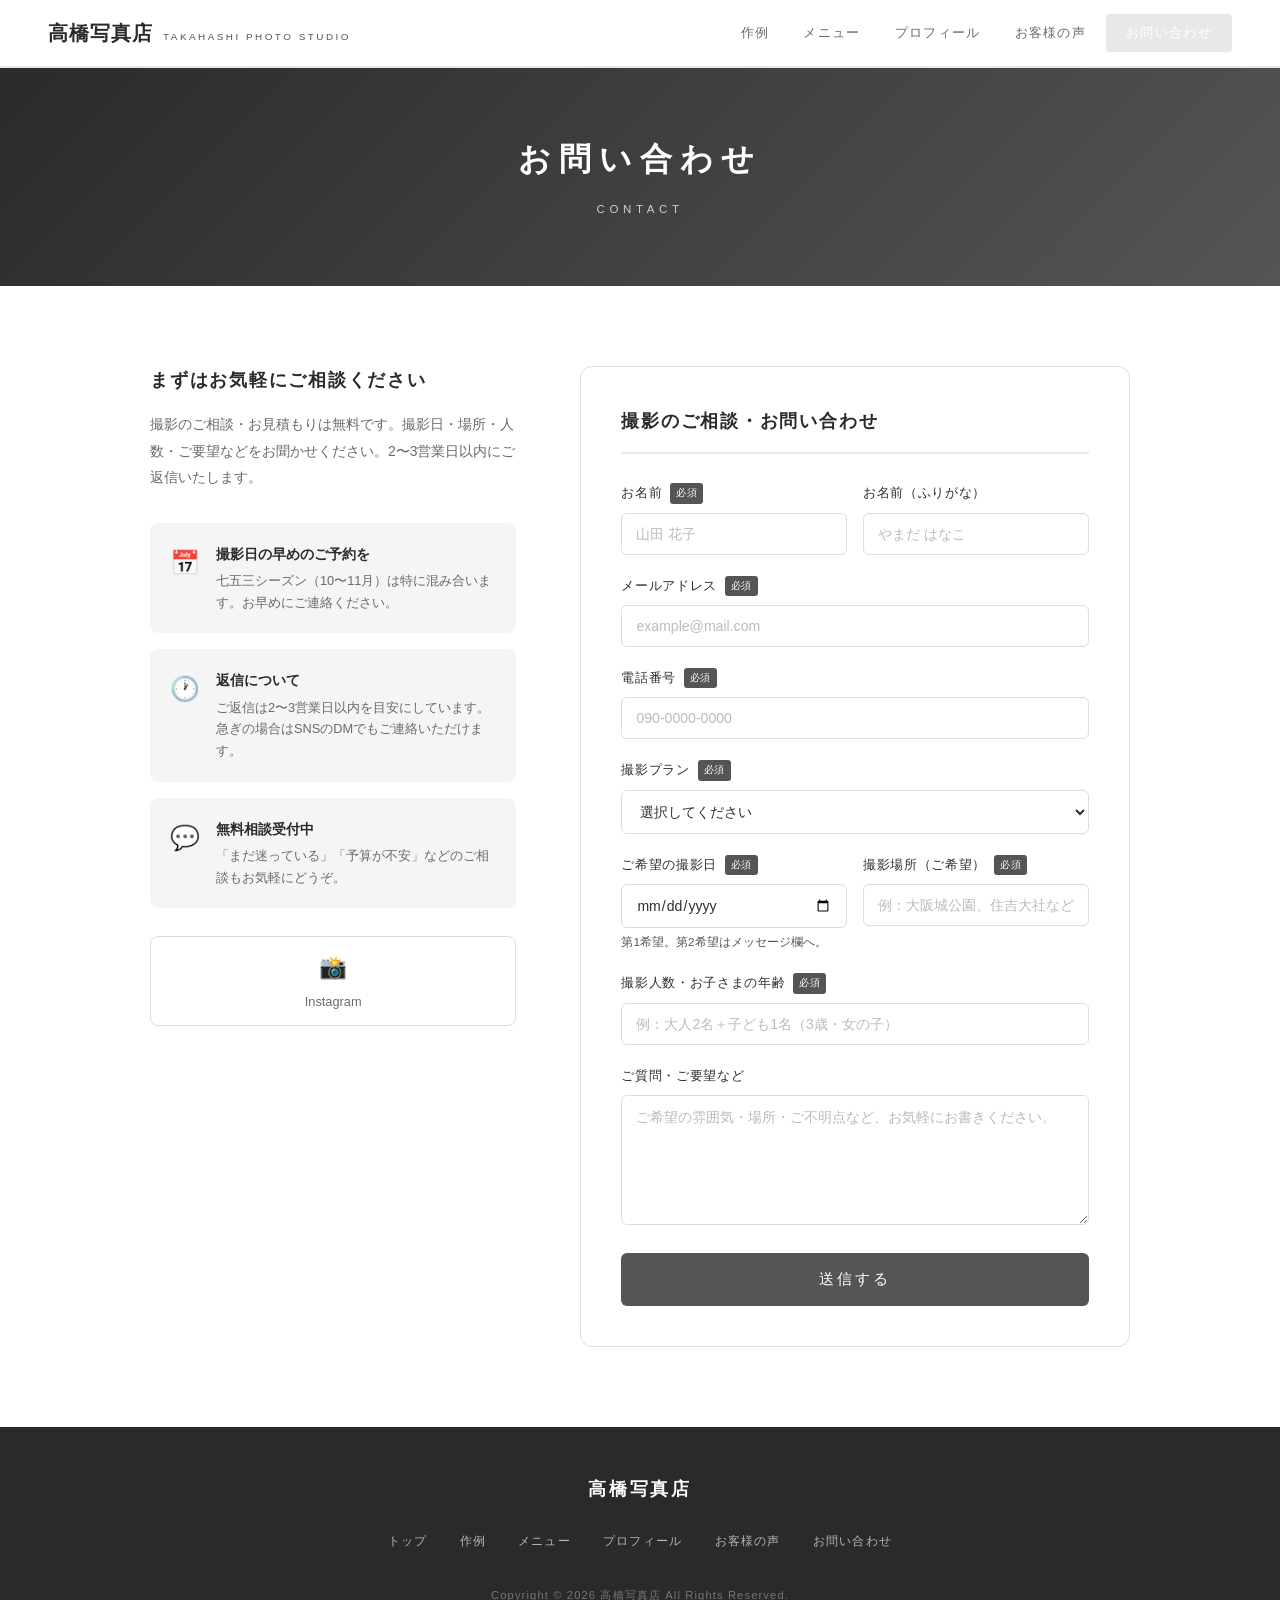
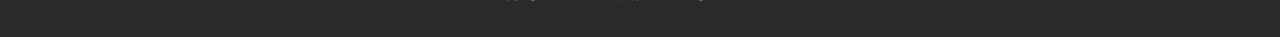
<file: contact.html>
<!DOCTYPE html>
<html lang="ja">
<head>
  <meta charset="UTF-8">
  <meta name="viewport" content="width=device-width, initial-scale=1.0">
  <title>お問い合わせ | 高橋写真店</title>
  <link rel="stylesheet" href="style.css">
  <style>
    .contact-wrap {
      max-width: 980px;
      margin: 0 auto;
      display: grid;
      grid-template-columns: 1fr 1.5fr;
      gap: 64px;
      align-items: start;
    }

    /* LEFT INFO */
    .contact-info h3 {
      font-size: 1.1rem;
      color: var(--green-dark);
      letter-spacing: 0.1em;
      margin-bottom: 16px;
    }

    .contact-info p {
      font-size: 0.87rem;
      color: var(--gray);
      line-height: 1.9;
      margin-bottom: 32px;
    }

    .info-cards { display: flex; flex-direction: column; gap: 16px; }

    .info-card {
      background: var(--green-bg);
      border-radius: 8px;
      padding: 20px;
      display: flex;
      gap: 16px;
      align-items: flex-start;
    }

    .info-icon {
      font-size: 1.5rem;
      flex-shrink: 0;
    }

    .info-body h4 {
      font-size: 0.85rem;
      color: var(--green-dark);
      margin-bottom: 4px;
    }

    .info-body p {
      font-size: 0.8rem;
      color: var(--gray);
      margin: 0;
      line-height: 1.7;
    }

    /* SNS Links */
    .sns-links {
      display: flex;
      gap: 12px;
      margin-top: 28px;
    }

    .sns-link {
      flex: 1;
      text-align: center;
      padding: 12px;
      border: 1px solid var(--border);
      border-radius: 8px;
      text-decoration: none;
      color: var(--gray);
      font-size: 0.8rem;
      transition: all 0.2s;
    }

    .sns-link:hover {
      border-color: var(--green);
      color: var(--green-dark);
      background: var(--green-pale);
    }

    .sns-link .s-icon { font-size: 1.4rem; display: block; margin-bottom: 4px; }

    /* FORM */
    .contact-form {
      background: var(--white);
      border: 1px solid var(--border);
      border-radius: 12px;
      padding: 40px;
    }

    .contact-form h3 {
      font-size: 1.1rem;
      color: var(--green-dark);
      letter-spacing: 0.1em;
      margin-bottom: 28px;
      padding-bottom: 16px;
      border-bottom: 2px solid var(--green-pale);
    }

    .form-row {
      display: grid;
      grid-template-columns: 1fr 1fr;
      gap: 16px;
    }

    .form-group {
      margin-bottom: 20px;
    }

    .form-group label {
      display: flex;
      align-items: center;
      gap: 8px;
      font-size: 0.82rem;
      color: var(--dark);
      margin-bottom: 8px;
      letter-spacing: 0.05em;
    }

    .required-badge {
      background: var(--green);
      color: #fff;
      font-size: 0.6rem;
      padding: 2px 6px;
      border-radius: 3px;
      letter-spacing: 0.05em;
    }

    .form-group input,
    .form-group select,
    .form-group textarea {
      width: 100%;
      padding: 12px 14px;
      border: 1.5px solid var(--border);
      border-radius: 6px;
      font-size: 0.88rem;
      font-family: inherit;
      color: var(--dark);
      background: var(--white);
      outline: none;
      transition: border-color 0.2s, box-shadow 0.2s;
    }

    .form-group input:focus,
    .form-group select:focus,
    .form-group textarea:focus {
      border-color: var(--green);
      box-shadow: 0 0 0 3px rgba(58,170,114,0.12);
    }

    .form-group textarea { height: 130px; resize: vertical; }

    .form-group input::placeholder,
    .form-group textarea::placeholder {
      color: #bbb;
    }

    .date-hint {
      font-size: 0.74rem;
      color: var(--green);
      margin-top: 4px;
    }

    .form-check {
      display: flex;
      align-items: flex-start;
      gap: 10px;
      margin-bottom: 24px;
      font-size: 0.82rem;
      color: var(--gray);
      line-height: 1.7;
    }

    .form-check input[type="checkbox"] {
      width: auto;
      margin-top: 3px;
      accent-color: var(--green);
    }

    .submit-btn {
      width: 100%;
      padding: 16px;
      background: var(--green);
      color: #fff;
      border: none;
      border-radius: 6px;
      font-size: 0.95rem;
      letter-spacing: 0.2em;
      cursor: pointer;
      font-family: inherit;
      transition: background 0.25s;
    }

    .submit-btn:hover { background: var(--green-dark); }
    .submit-btn:disabled { background: #aaa; cursor: not-allowed; }

    /* Success message */
    .success-msg {
      display: none;
      background: var(--green-pale);
      border: 1px solid var(--green-light);
      border-radius: 8px;
      padding: 24px;
      text-align: center;
      color: var(--green-dark);
      font-size: 0.9rem;
      line-height: 1.8;
      margin-top: 20px;
    }

    @media (max-width: 860px) {
      .contact-wrap { grid-template-columns: 1fr; gap: 40px; }
      .contact-form { padding: 28px 20px; }
      .form-row { grid-template-columns: 1fr; }
    }
  </style>
</head>
<body class="page-body">

  <header>
    <a href="index.html" class="logo">
      <span class="logo-main">高橋写真店</span>
      <span class="logo-sub">TAKAHASHI PHOTO STUDIO</span>
    </a>
    <nav class="header-nav">
      <a href="works.html">作例</a>
      <a href="menu.html">メニュー</a>
      <a href="profile.html">プロフィール</a>
      <a href="voice.html">お客様の声</a>
      <a href="contact.html" class="nav-contact active">お問い合わせ</a>
    </nav>
  </header>

  <div class="page-hero">
    <h1>お問い合わせ</h1>
    <span class="page-hero-en">CONTACT</span>
  </div>

  <section class="section">
    <div class="contact-wrap">

      <!-- LEFT INFO -->
      <div class="contact-info">
        <h3>まずはお気軽にご相談ください</h3>
        <p>撮影のご相談・お見積もりは無料です。撮影日・場所・人数・ご要望などをお聞かせください。2〜3営業日以内にご返信いたします。</p>

        <div class="info-cards">
          <div class="info-card">
            <div class="info-icon">📅</div>
            <div class="info-body">
              <h4>撮影日の早めのご予約を</h4>
              <p>七五三シーズン（10〜11月）は特に混み合います。お早めにご連絡ください。</p>
            </div>
          </div>
          <div class="info-card">
            <div class="info-icon">🕐</div>
            <div class="info-body">
              <h4>返信について</h4>
              <p>ご返信は2〜3営業日以内を目安にしています。急ぎの場合はSNSのDMでもご連絡いただけます。</p>
            </div>
          </div>
          <div class="info-card">
            <div class="info-icon">💬</div>
            <div class="info-body">
              <h4>無料相談受付中</h4>
              <p>「まだ迷っている」「予算が不安」などのご相談もお気軽にどうぞ。</p>
            </div>
          </div>
        </div>

        <div class="sns-links">
          <a href="https://www.instagram.com/masa_photo7/" target="_blank" rel="noopener" class="sns-link">
            <span class="s-icon">📸</span>
            Instagram
          </a>
        </div>
      </div>

      <!-- FORM -->
      <div class="contact-form">
        <h3>撮影のご相談・お問い合わせ</h3>
        <form id="contactForm">
          <div class="form-row">
            <div class="form-group">
              <label>お名前 <span class="required-badge">必須</span></label>
              <input type="text" name="お名前" placeholder="山田 花子" required>
            </div>
            <div class="form-group">
              <label>お名前（ふりがな）</label>
              <input type="text" name="ふりがな" placeholder="やまだ はなこ">
            </div>
          </div>

          <div class="form-group">
            <label>メールアドレス <span class="required-badge">必須</span></label>
            <input type="email" name="email" placeholder="example@mail.com" required>
          </div>

          <div class="form-group">
            <label>電話番号 <span class="required-badge">必須</span></label>
            <input type="tel" name="電話番号" placeholder="090-0000-0000" required>
          </div>

          <div class="form-group">
            <label>撮影プラン <span class="required-badge">必須</span></label>
            <select name="撮影プラン" required>
              <option value="">選択してください</option>
              <option>七五三</option>
              <option>お宮参り</option>
              <option>家族写真</option>
              <option>ウエディング</option>
              <option>マタニティ</option>
              <option>ニューボーン</option>
              <option>その他</option>
            </select>
          </div>

          <div class="form-row">
            <div class="form-group">
              <label>ご希望の撮影日 <span class="required-badge">必須</span></label>
              <input type="date" name="撮影希望日" required>
              <p class="date-hint">第1希望。第2希望はメッセージ欄へ。</p>
            </div>
            <div class="form-group">
              <label>撮影場所（ご希望） <span class="required-badge">必須</span></label>
              <input type="text" name="撮影場所" placeholder="例：大阪城公園、住吉大社など" required>
            </div>
          </div>

          <div class="form-group">
            <label>撮影人数・お子さまの年齢 <span class="required-badge">必須</span></label>
            <input type="text" name="撮影人数" placeholder="例：大人2名＋子ども1名（3歳・女の子）" required>
          </div>

          <div class="form-group">
            <label>ご質問・ご要望など</label>
            <textarea name="メッセージ" placeholder="ご希望の雰囲気・場所・ご不明点など、お気軽にお書きください。"></textarea>
          </div>

          <button type="submit" class="submit-btn">送信する</button>
        </form>

        <div class="success-msg" id="successMsg">
          ✅ お問い合わせありがとうございます！<br>
          2〜3営業日以内にご返信いたします。<br>
          しばらくお待ちください。
        </div>
      </div>

    </div>
  </section>

  <footer>
    <div class="footer-logo">高橋写真店</div>
    <nav class="footer-nav">
      <a href="index.html">トップ</a>
      <a href="works.html">作例</a>
      <a href="menu.html">メニュー</a>
      <a href="profile.html">プロフィール</a>
      <a href="voice.html">お客様の声</a>
      <a href="contact.html">お問い合わせ</a>
    </nav>
    <p class="footer-copy">Copyright © 2026 高橋写真店 All Rights Reserved.</p>
  </footer>

  <button class="scroll-top" id="scrollTop" onclick="window.scrollTo({top:0,behavior:'smooth'})">▲</button>

  <script>
    document.getElementById('contactForm').addEventListener('submit', async function(e) {
      e.preventDefault();
      const form = e.target;
      const btn = form.querySelector('.submit-btn');
      btn.textContent = '送信中...';
      btn.disabled = true;

      const data = new FormData(form);
      try {
        const res = await fetch('https://formspree.io/f/mqejywlz', {
          method: 'POST',
          body: data,
          headers: { 'Accept': 'application/json' }
        });
        if (res.ok) {
          form.style.display = 'none';
          document.getElementById('successMsg').style.display = 'block';
        } else {
          btn.textContent = '送信する';
          btn.disabled = false;
          alert('送信に失敗しました。時間をおいて再度お試しください。');
        }
      } catch (err) {
        btn.textContent = '送信する';
        btn.disabled = false;
        alert('通信エラーが発生しました。時間をおいて再度お試しください。');
      }
    });

    window.addEventListener('scroll', () => {
      document.getElementById('scrollTop').classList.toggle('visible', scrollY > 300);
    });
  </script>
</body>
</html>
</file>
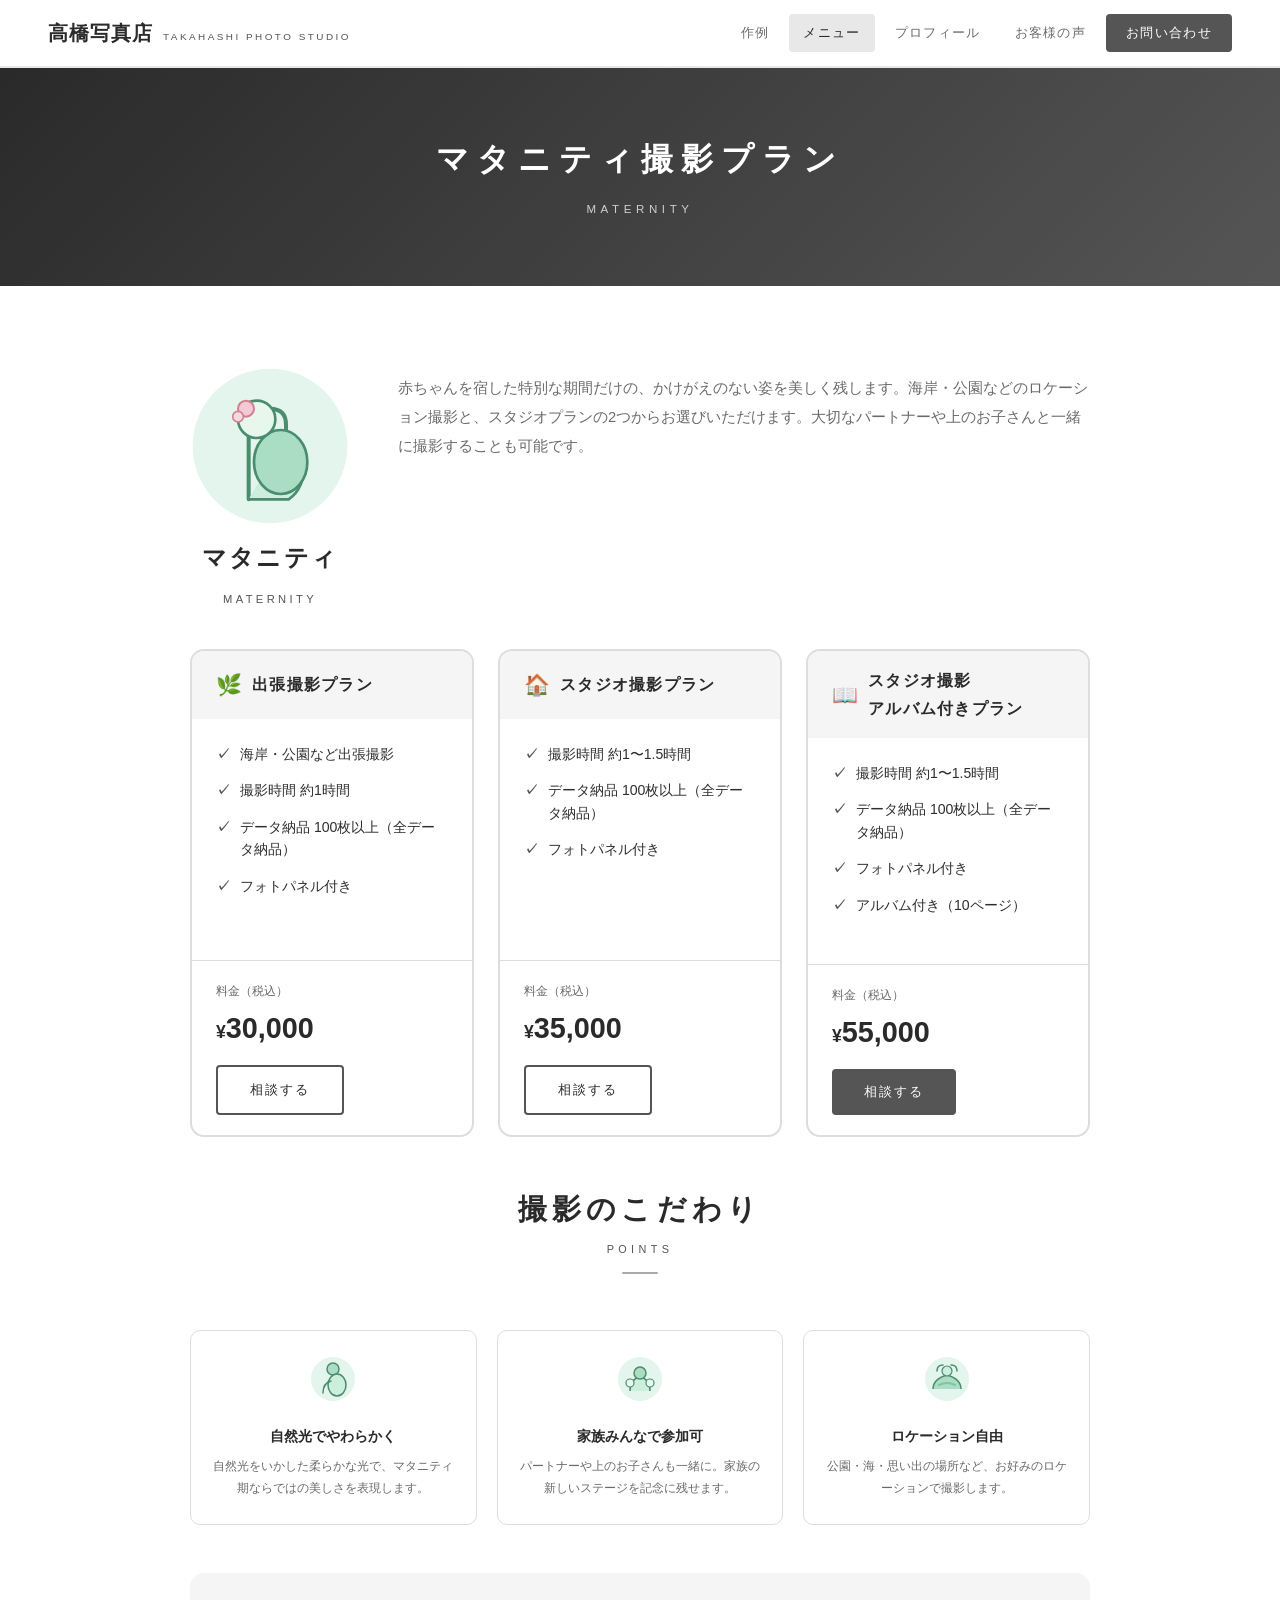
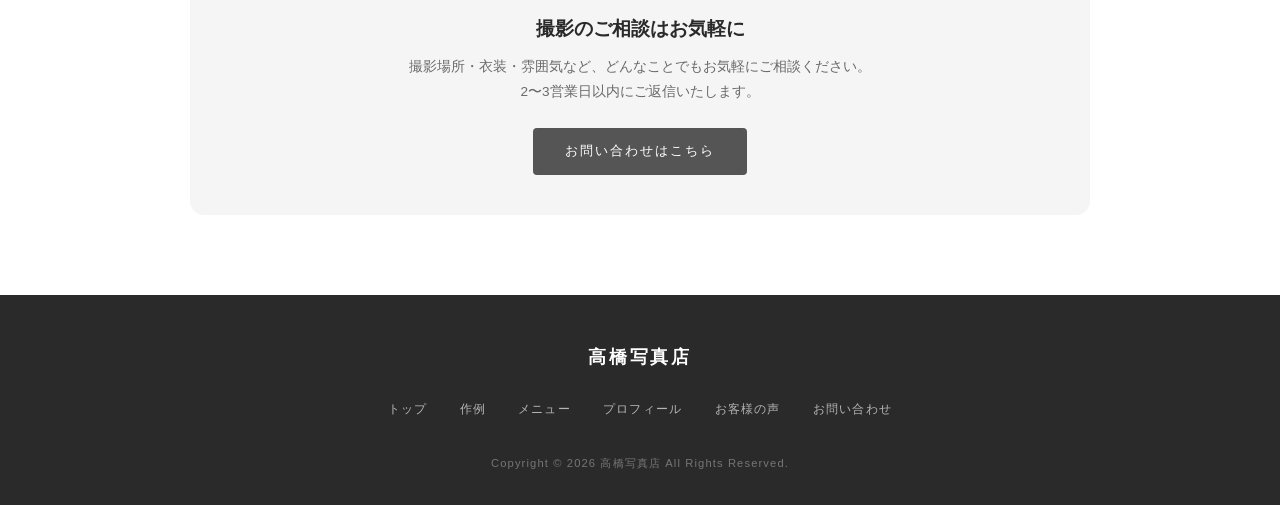
<file: maternity.html>
<!DOCTYPE html>
<html lang="ja">
<head>
  <meta charset="UTF-8">
  <meta name="viewport" content="width=device-width, initial-scale=1.0">
  <title>マタニティ撮影プラン | 高橋写真店</title>
  <link rel="stylesheet" href="style.css">
  <style>
    .plan-detail-wrap { max-width: 900px; margin: 0 auto; }
    .plan-detail-hero { display: flex; gap: 48px; align-items: flex-start; margin-bottom: 40px; }
    .plan-detail-illust { flex-shrink: 0; display: flex; flex-direction: column; align-items: center; gap: 12px; }
    .plan-detail-illust h2 { font-size: 1.5rem; color: var(--green-dark); letter-spacing: 0.1em; }
    .plan-detail-illust .en { font-size: 0.7rem; color: var(--green); letter-spacing: 0.3em; }
    .plan-detail-desc { flex: 1; padding-top: 8px; }
    .plan-detail-desc p { font-size: 0.92rem; color: var(--gray); line-height: 2; margin-bottom: 0; }
    .plan-info-list { list-style: none; display: flex; flex-direction: column; gap: 14px; margin-bottom: 24px; }
    .plan-info-list li { display: flex; align-items: flex-start; gap: 10px; font-size: 0.88rem; color: var(--dark); line-height: 1.6; }
    .plan-info-list li::before { content: '✓'; color: var(--green); font-weight: bold; flex-shrink: 0; }

    /* 3プランカード */
    .three-plans { display: grid; grid-template-columns: repeat(3, 1fr); gap: 24px; margin-bottom: 48px; }
    .plan-box { background: var(--white); border: 2px solid var(--border); border-radius: 14px; overflow: hidden; display: flex; flex-direction: column; }
    .plan-box-head { background: var(--green-bg); padding: 16px 24px; display: flex; align-items: center; gap: 10px; }
    .plan-box-head h3 { font-size: 1rem; color: var(--green-dark); letter-spacing: 0.08em; }
    .plan-box-head .plan-box-icon { font-size: 1.3rem; }
    .plan-box-body { padding: 24px; flex: 1; }
    .plan-box-footer { padding: 20px 24px; border-top: 1px solid var(--border); display: flex; align-items: center; justify-content: space-between; flex-wrap: wrap; gap: 12px; }
    .plan-box-price-label { font-size: 0.75rem; color: var(--gray); margin-bottom: 2px; }
    .plan-box-price { font-size: 1.8rem; font-weight: bold; color: var(--green-dark); }
    .plan-box-price .yen { font-size: 1.1rem; }

    .point-grid { display: grid; grid-template-columns: repeat(3, 1fr); gap: 20px; margin-bottom: 48px; }
    .point-card { background: var(--white); border: 1px solid var(--border); border-radius: 10px; padding: 24px 20px; text-align: center; }
    .point-card .p-icon { margin-bottom: 12px; }
    .point-card h4 { font-size: 0.9rem; color: var(--green-dark); margin-bottom: 8px; }
    .point-card p { font-size: 0.78rem; color: var(--gray); line-height: 1.75; }
    .cta-box { background: var(--green-bg); border-radius: 14px; padding: 40px; text-align: center; }
    .cta-box h3 { font-size: 1.2rem; color: var(--green-dark); margin-bottom: 10px; }
    .cta-box p { font-size: 0.85rem; color: var(--gray); margin-bottom: 24px; line-height: 1.8; }

    @media (max-width: 960px) { .three-plans { grid-template-columns: 1fr 1fr; } }
    @media (max-width: 700px) {
      .plan-detail-hero { flex-direction: column; align-items: center; gap: 32px; }
      .point-grid { grid-template-columns: 1fr; }
      .cta-box { padding: 28px 20px; }
      .three-plans { grid-template-columns: 1fr; }
      .plan-box-footer { flex-direction: column; align-items: flex-start; }
    }
  </style>
</head>
<body class="page-body">

  <header>
    <a href="index.html" class="logo">
      <span class="logo-main">高橋写真店</span>
      <span class="logo-sub">TAKAHASHI PHOTO STUDIO</span>
    </a>
    <nav class="header-nav">
      <a href="works.html">作例</a>
      <a href="menu.html" class="active">メニュー</a>
      <a href="profile.html">プロフィール</a>
      <a href="voice.html">お客様の声</a>
      <a href="contact.html" class="nav-contact">お問い合わせ</a>
    </nav>
  </header>

  <div class="page-hero">
    <h1>マタニティ撮影プラン</h1>
    <span class="page-hero-en">MATERNITY</span>
  </div>

  <section class="section">
    <div class="plan-detail-wrap">

      <div class="plan-detail-hero">
        <div class="plan-detail-illust">
          <svg viewBox="0 0 120 120" fill="none" xmlns="http://www.w3.org/2000/svg" style="width:160px;height:160px;">
            <circle cx="60" cy="60" r="58" fill="#e4f5ed"/>
            <path d="M44 100 L44 52 Q44 32 60 32 Q72 32 72 44 L72 52" stroke="#4a8c6e" stroke-width="3" stroke-linecap="round" fill="none"/>
            <path d="M72 52 Q86 56 86 72 Q86 92 74 100 L44 100" fill="#cceedd" stroke="#4a8c6e" stroke-width="2"/>
            <ellipse cx="68" cy="72" rx="20" ry="24" fill="#aaddc4" stroke="#4a8c6e" stroke-width="2"/>
            <circle cx="50" cy="40" r="14" fill="#e8f7ee" stroke="#4a8c6e" stroke-width="2"/>
            <circle cx="42" cy="32" r="6" fill="#f4c8d4" stroke="#d08090" stroke-width="1.5"/>
            <circle cx="36" cy="38" r="4" fill="#f8d8e0" stroke="#d08090" stroke-width="1.2"/>
          </svg>
          <h2>マタニティ</h2>
          <span class="en">MATERNITY</span>
        </div>

        <div class="plan-detail-desc">
          <p>赤ちゃんを宿した特別な期間だけの、かけがえのない姿を美しく残します。海岸・公園などのロケーション撮影と、スタジオプランの2つからお選びいただけます。大切なパートナーや上のお子さんと一緒に撮影することも可能です。</p>
        </div>
      </div>

      <!-- 3プラン -->
      <div class="three-plans">

        <!-- 出張撮影プラン -->
        <div class="plan-box">
          <div class="plan-box-head">
            <span class="plan-box-icon">🌿</span>
            <h3>出張撮影プラン</h3>
          </div>
          <div class="plan-box-body">
            <ul class="plan-info-list">
              <li>海岸・公園など出張撮影</li>
              <li>撮影時間 約1時間</li>
              <li>データ納品 100枚以上（全データ納品）</li>
              <li>フォトパネル付き</li>
            </ul>
          </div>
          <div class="plan-box-footer">
            <div>
              <p class="plan-box-price-label">料金（税込）</p>
              <div class="plan-box-price"><span class="yen">¥</span>30,000</div>
            </div>
            <a href="contact.html" class="btn btn-outline-green">相談する</a>
          </div>
        </div>

        <!-- スタジオ撮影プラン -->
        <div class="plan-box">
          <div class="plan-box-head">
            <span class="plan-box-icon">🏠</span>
            <h3>スタジオ撮影プラン</h3>
          </div>
          <div class="plan-box-body">
            <ul class="plan-info-list">
              <li>撮影時間 約1〜1.5時間</li>
              <li>データ納品 100枚以上（全データ納品）</li>
              <li>フォトパネル付き</li>
            </ul>
          </div>
          <div class="plan-box-footer">
            <div>
              <p class="plan-box-price-label">料金（税込）</p>
              <div class="plan-box-price"><span class="yen">¥</span>35,000</div>
            </div>
            <a href="contact.html" class="btn btn-outline-green">相談する</a>
          </div>
        </div>

        <!-- スタジオ撮影 アルバム付きプラン -->
        <div class="plan-box">
          <div class="plan-box-head">
            <span class="plan-box-icon">📖</span>
            <h3>スタジオ撮影<br>アルバム付きプラン</h3>
          </div>
          <div class="plan-box-body">
            <ul class="plan-info-list">
              <li>撮影時間 約1〜1.5時間</li>
              <li>データ納品 100枚以上（全データ納品）</li>
              <li>フォトパネル付き</li>
              <li>アルバム付き（10ページ）</li>
            </ul>
          </div>
          <div class="plan-box-footer">
            <div>
              <p class="plan-box-price-label">料金（税込）</p>
              <div class="plan-box-price"><span class="yen">¥</span>55,000</div>
            </div>
            <a href="contact.html" class="btn btn-green">相談する</a>
          </div>
        </div>

      </div>

      <div class="section-label">
        <h2>撮影のこだわり</h2>
        <span class="en">POINTS</span>
        <div class="divider"></div>
      </div>

      <div class="point-grid">
        <div class="point-card">
          <div class="p-icon">
            <svg viewBox="0 0 48 48" fill="none" xmlns="http://www.w3.org/2000/svg" style="width:48px;height:48px;">
              <circle cx="24" cy="24" r="22" fill="#e4f5ed"/>
              <circle cx="24" cy="14" r="6" fill="#aaddc4" stroke="#4a8c6e" stroke-width="1.5"/>
              <ellipse cx="28" cy="30" rx="9" ry="11" fill="#cceedd" stroke="#4a8c6e" stroke-width="1.5"/>
              <path d="M14 38 Q14 28 22 26" stroke="#4a8c6e" stroke-width="1.5" stroke-linecap="round" fill="none"/>
            </svg>
          </div>
          <h4>自然光でやわらかく</h4>
          <p>自然光をいかした柔らかな光で、マタニティ期ならではの美しさを表現します。</p>
        </div>
        <div class="point-card">
          <div class="p-icon">
            <svg viewBox="0 0 48 48" fill="none" xmlns="http://www.w3.org/2000/svg" style="width:48px;height:48px;">
              <circle cx="24" cy="24" r="22" fill="#e4f5ed"/>
              <path d="M14 36 Q14 24 24 22 Q34 24 34 36" fill="#cceedd" stroke="#4a8c6e" stroke-width="1.5"/>
              <circle cx="24" cy="18" r="6" fill="#aaddc4" stroke="#4a8c6e" stroke-width="1.5"/>
              <circle cx="14" cy="28" r="4" fill="#e8f7ee" stroke="#4a8c6e" stroke-width="1.2"/>
              <circle cx="34" cy="28" r="4" fill="#e8f7ee" stroke="#4a8c6e" stroke-width="1.2"/>
            </svg>
          </div>
          <h4>家族みんなで参加可</h4>
          <p>パートナーや上のお子さんも一緒に。家族の新しいステージを記念に残せます。</p>
        </div>
        <div class="point-card">
          <div class="p-icon">
            <svg viewBox="0 0 48 48" fill="none" xmlns="http://www.w3.org/2000/svg" style="width:48px;height:48px;">
              <circle cx="24" cy="24" r="22" fill="#e4f5ed"/>
              <path d="M10 34 Q10 24 24 20 Q38 24 38 34" fill="#aaddc4" stroke="#4a8c6e" stroke-width="1.5"/>
              <path d="M16 30 Q24 26 32 30" stroke="#7ec4a2" stroke-width="2" stroke-linecap="round" fill="none"/>
              <circle cx="24" cy="16" r="5" fill="#cceedd" stroke="#4a8c6e" stroke-width="1.2"/>
              <path d="M14 16 Q14 10 20 10" stroke="#4a8c6e" stroke-width="1.5" stroke-linecap="round" fill="none"/>
              <path d="M34 16 Q34 10 28 10" stroke="#4a8c6e" stroke-width="1.5" stroke-linecap="round" fill="none"/>
            </svg>
          </div>
          <h4>ロケーション自由</h4>
          <p>公園・海・思い出の場所など、お好みのロケーションで撮影します。</p>
        </div>
      </div>

      <div class="cta-box">
        <h3>撮影のご相談はお気軽に</h3>
        <p>撮影場所・衣装・雰囲気など、どんなことでもお気軽にご相談ください。<br>2〜3営業日以内にご返信いたします。</p>
        <a href="contact.html" class="btn btn-green">お問い合わせはこちら</a>
      </div>

    </div>
  </section>

  <footer>
    <div class="footer-logo">高橋写真店</div>
    <nav class="footer-nav">
      <a href="index.html">トップ</a>
      <a href="works.html">作例</a>
      <a href="menu.html">メニュー</a>
      <a href="profile.html">プロフィール</a>
      <a href="voice.html">お客様の声</a>
      <a href="contact.html">お問い合わせ</a>
    </nav>
    <p class="footer-copy">Copyright © 2026 高橋写真店 All Rights Reserved.</p>
  </footer>

  <button class="scroll-top" id="scrollTop" onclick="window.scrollTo({top:0,behavior:'smooth'})">▲</button>
  <script>
    window.addEventListener('scroll', () => {
      document.getElementById('scrollTop').classList.toggle('visible', scrollY > 300);
    });
  </script>
</body>
</html>
</file>
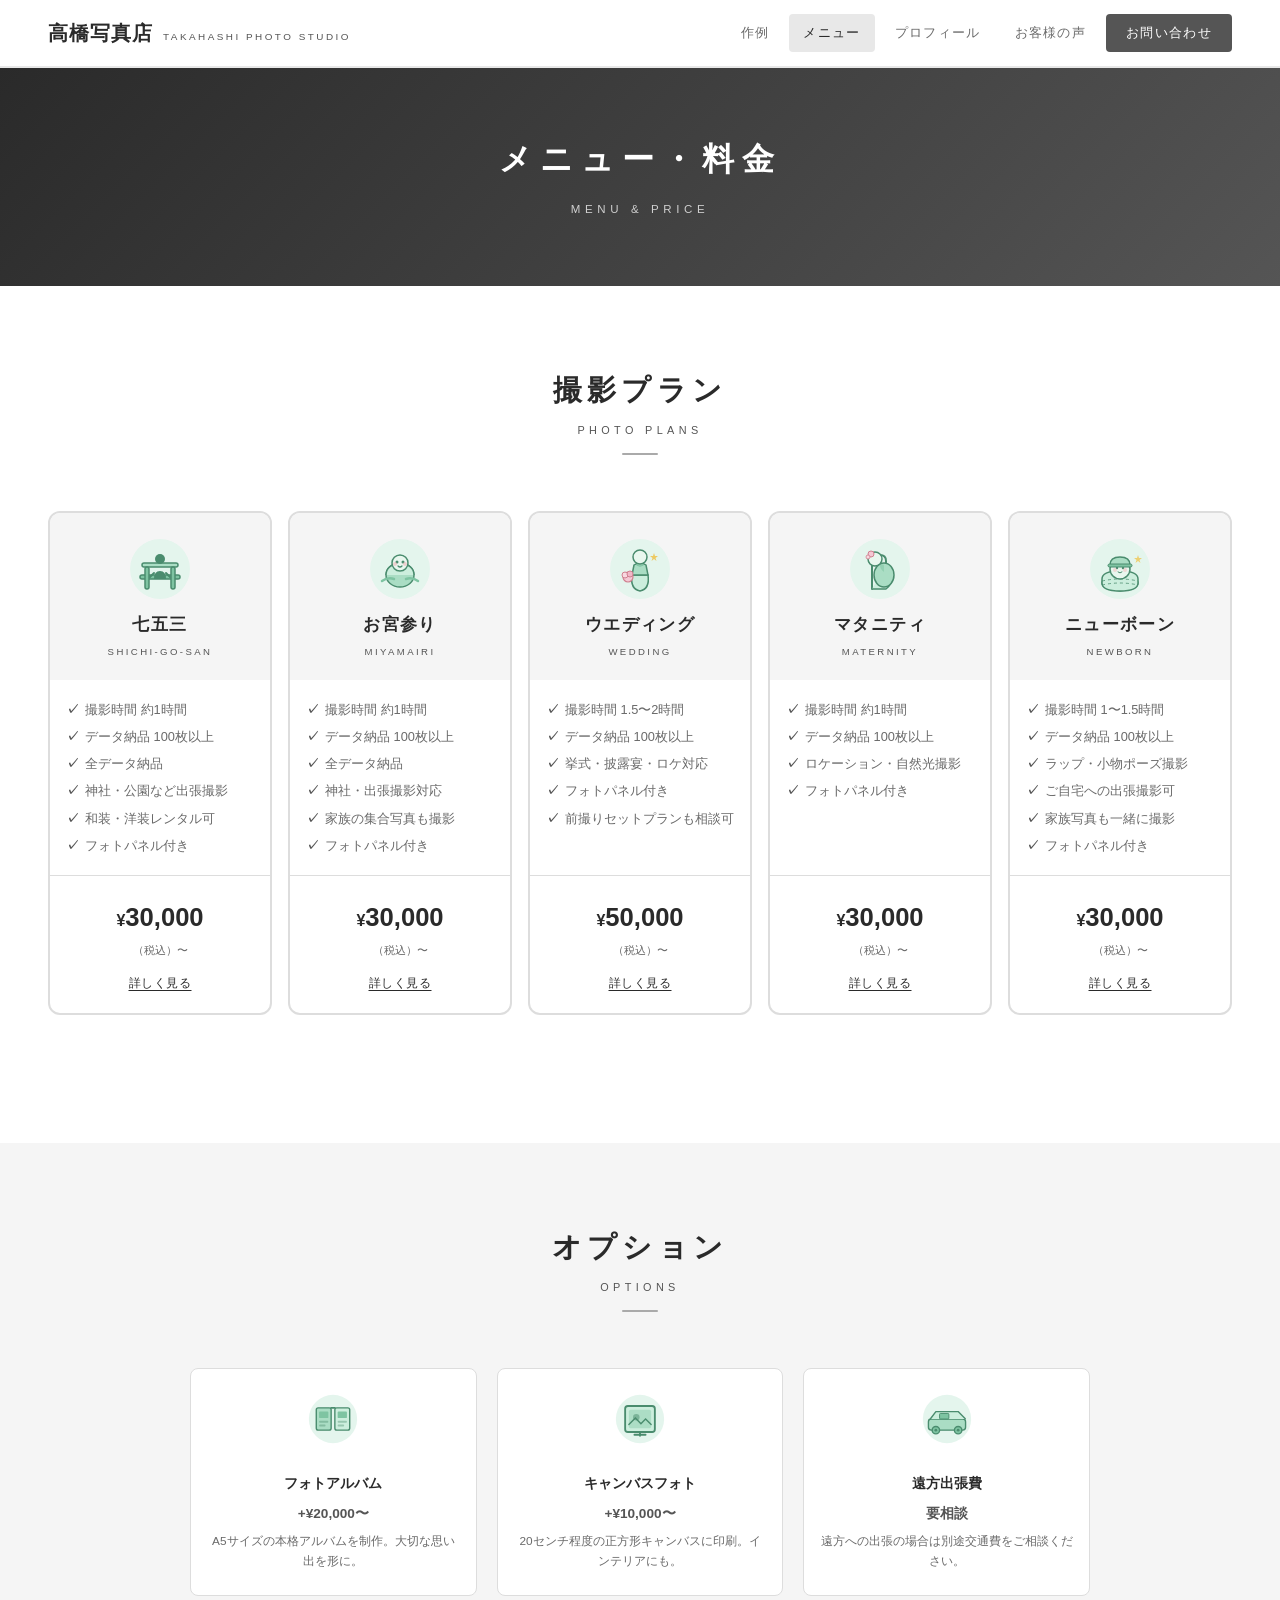
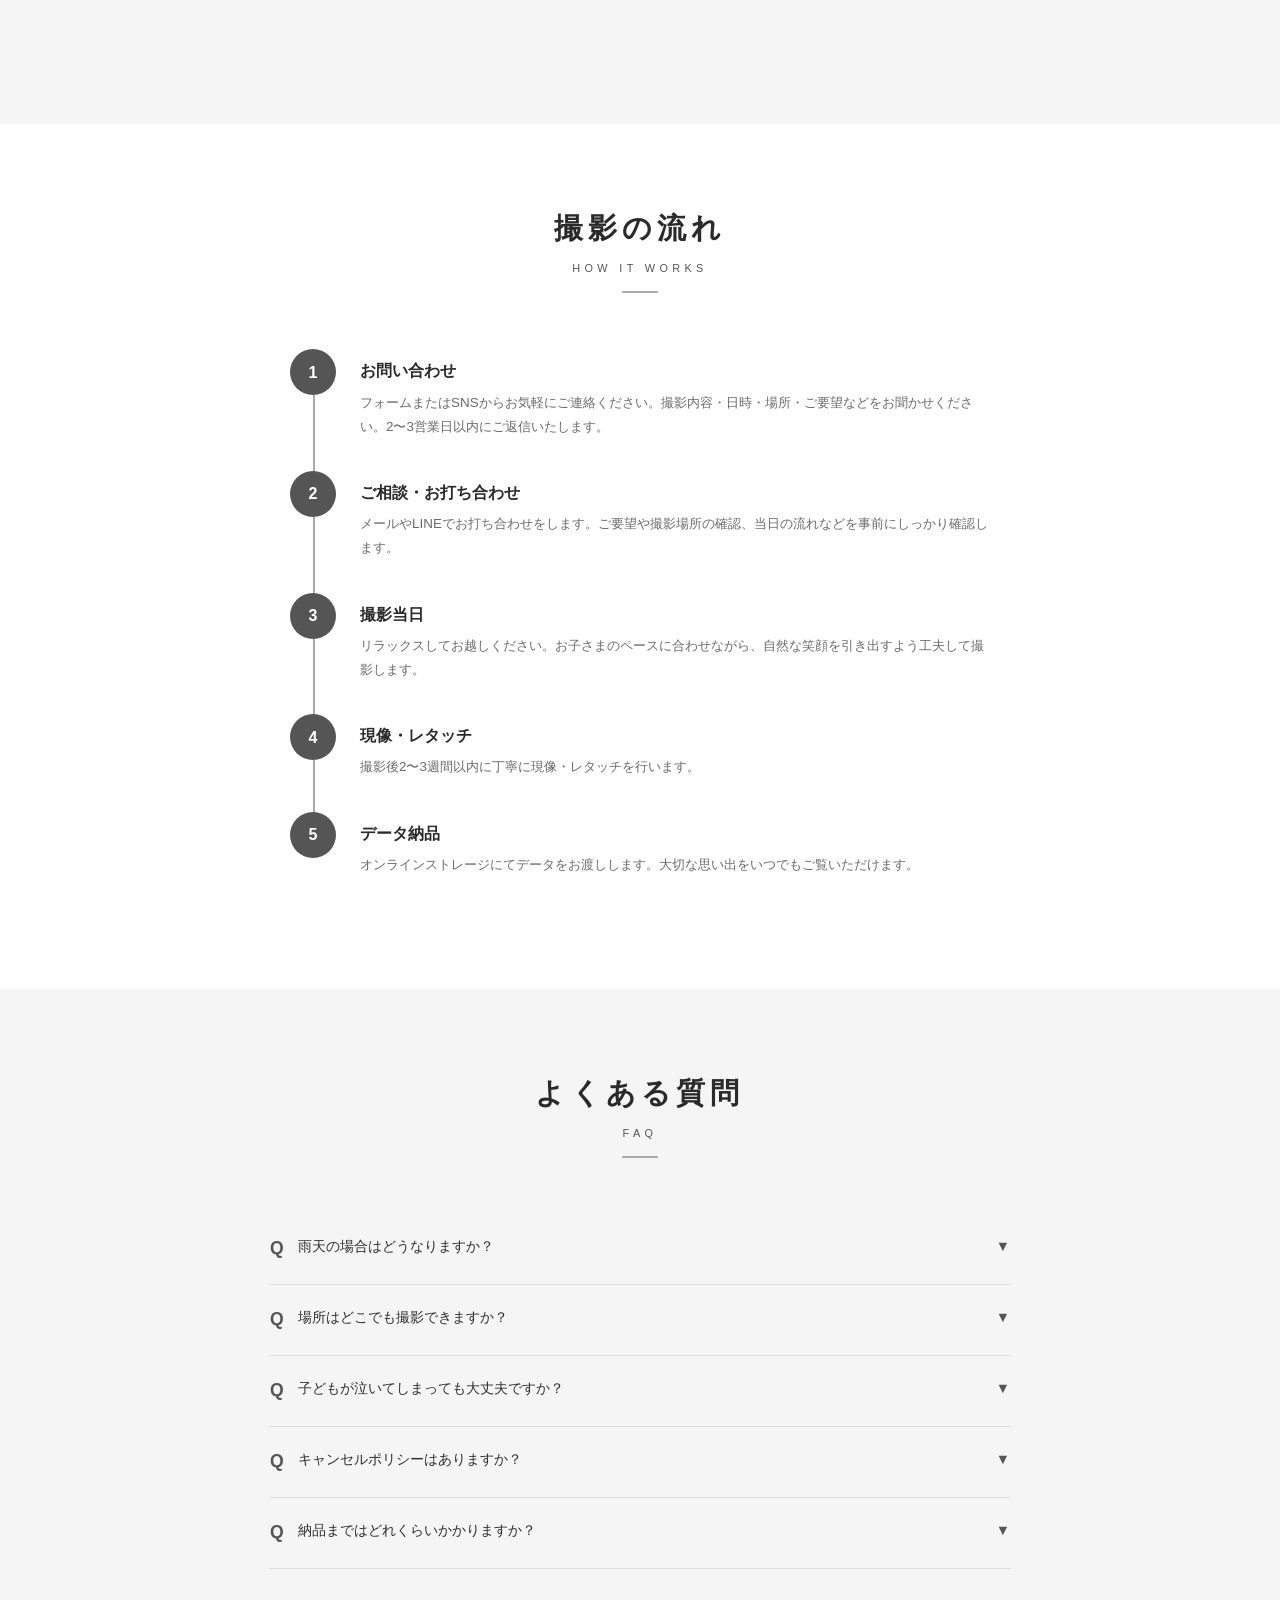
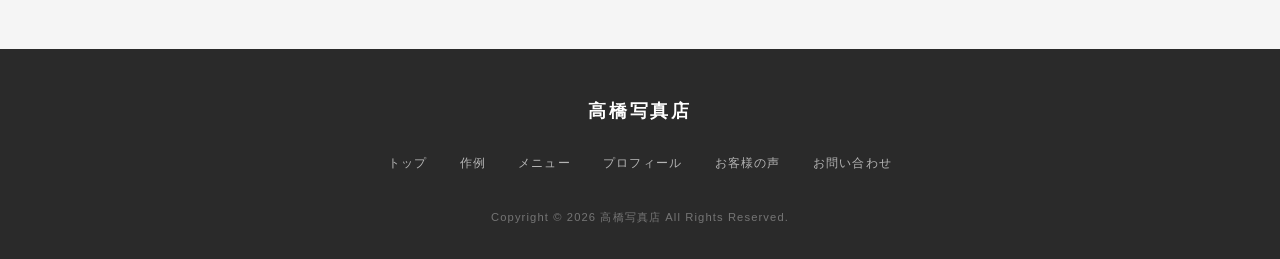
<file: menu.html>
<!DOCTYPE html>
<html lang="ja">
<head>
  <meta charset="UTF-8">
  <meta name="viewport" content="width=device-width, initial-scale=1.0">
  <title>メニュー・料金 | 高橋写真店</title>
  <link rel="stylesheet" href="style.css">
  <style>
    /* Plan Cards */
    .plan-section { max-width: 1200px; margin: 0 auto; }

    .plan-grid {
      display: grid;
      grid-template-columns: repeat(5, 1fr);
      gap: 16px;
      margin-bottom: 48px;
    }

    .plan-card {
      background: var(--white);
      border: 2px solid var(--border);
      border-radius: 12px;
      overflow: hidden;
      display: flex;
      flex-direction: column;
      align-items: stretch;
      transition: box-shadow 0.3s, transform 0.3s;
    }

    .plan-card:hover {
      box-shadow: 0 6px 24px rgba(42,122,82,0.12);
      transform: translateY(-4px);
    }

    .plan-card.featured {
      border-color: var(--green);
      position: relative;
    }

    .plan-badge {
      position: absolute;
      top: 12px;
      right: 12px;
      background: var(--green);
      color: #fff;
      font-size: 0.62rem;
      letter-spacing: 0.1em;
      padding: 3px 10px;
      border-radius: 10px;
    }

    .plan-head {
      padding: 24px 16px 20px;
      background: var(--green-bg);
      text-align: center;
      display: flex;
      flex-direction: column;
      align-items: center;
      justify-content: center;
    }

    .plan-head h3 {
      font-size: 1.05rem;
      color: var(--green-dark);
      letter-spacing: 0.08em;
      margin-bottom: 4px;
    }

    .plan-en {
      font-size: 0.6rem;
      color: var(--green);
      letter-spacing: 0.25em;
    }

    .plan-body {
      padding: 20px 16px;
      flex: 1;
    }

    .plan-features {
      list-style: none;
      display: flex;
      flex-direction: column;
      gap: 8px;
      margin: 0;
    }

    .plan-features li {
      font-size: 0.8rem;
      color: var(--gray);
      display: flex;
      gap: 6px;
      align-items: flex-start;
      line-height: 1.5;
    }

    .plan-features li::before {
      content: '✓';
      color: var(--green);
      font-weight: bold;
      flex-shrink: 0;
    }

    .plan-price-col {
      padding: 20px 16px;
      display: flex;
      flex-direction: column;
      align-items: center;
      gap: 12px;
      border-top: 1px solid var(--border);
      text-align: center;
    }

    .plan-price .amount {
      font-size: 1.6rem;
      font-weight: bold;
      color: var(--green-dark);
      display: block;
    }

    .plan-price .yen { font-size: 1rem; }
    .plan-price .tax { font-size: 0.7rem; color: var(--gray); display: block; margin-top: 2px; }

    /* Comparison Table */
    .compare-table-wrap {
      overflow-x: auto;
      margin-bottom: 48px;
    }

    .compare-table {
      width: 100%;
      min-width: 640px;
      border-collapse: collapse;
      font-size: 0.82rem;
    }

    .compare-table th, .compare-table td {
      padding: 14px 20px;
      text-align: center;
      border-bottom: 1px solid var(--border);
    }

    .compare-table thead th {
      background: var(--green);
      color: #fff;
      font-weight: normal;
      letter-spacing: 0.1em;
    }

    .compare-table thead th:first-child {
      background: var(--green-dark);
      text-align: left;
    }

    .compare-table tbody td:first-child {
      text-align: left;
      color: var(--dark);
    }

    .compare-table tbody tr:nth-child(even) { background: var(--green-bg); }

    .plan-detail-link {
      font-size: 0.75rem;
      color: var(--green-dark);
      text-decoration: underline;
      text-underline-offset: 3px;
      letter-spacing: 0.05em;
    }

    .plan-detail-link:hover { color: var(--green); }

    /* Options */
    .option-grid {
      display: grid;
      grid-template-columns: repeat(3, 1fr);
      gap: 20px;
      max-width: 900px;
      margin: 0 auto 48px;
    }

    .option-card {
      background: var(--white);
      border: 1px solid var(--border);
      border-radius: 8px;
      padding: 24px 16px;
      text-align: center;
    }

    .option-card .o-icon { font-size: 2rem; margin-bottom: 10px; display: block; }
    .option-card h4 { font-size: 0.88rem; color: var(--green-dark); margin-bottom: 6px; }
    .option-card .o-price { font-size: 0.85rem; color: var(--green); font-weight: bold; margin-bottom: 6px; }
    .option-card p { font-size: 0.74rem; color: var(--gray); line-height: 1.7; }

    /* Flow */
    .flow-steps {
      display: flex;
      flex-direction: column;
      gap: 0;
      max-width: 700px;
      margin: 0 auto;
    }

    .flow-step {
      display: flex;
      gap: 24px;
      align-items: flex-start;
      position: relative;
    }

    .flow-step:not(:last-child)::after {
      content: '';
      position: absolute;
      left: 23px;
      top: 46px;
      bottom: -20px;
      width: 2px;
      background: var(--green-light);
    }

    .step-num {
      width: 46px;
      height: 46px;
      background: var(--green);
      color: #fff;
      border-radius: 50%;
      display: flex;
      align-items: center;
      justify-content: center;
      font-weight: bold;
      flex-shrink: 0;
      font-size: 1rem;
    }

    .step-body { flex: 1; padding: 8px 0 32px; }
    .step-body h4 { font-size: 1rem; color: var(--green-dark); margin-bottom: 6px; }
    .step-body p { font-size: 0.84rem; color: var(--gray); line-height: 1.8; }

    /* FAQ */
    .faq-list { max-width: 740px; margin: 0 auto; }

    .faq-item {
      border-bottom: 1px solid var(--border);
      overflow: hidden;
    }

    .faq-q {
      display: flex;
      align-items: flex-start;
      gap: 14px;
      padding: 20px 0;
      cursor: pointer;
      font-size: 0.9rem;
      color: var(--dark);
    }

    .faq-q .q-mark {
      color: var(--green);
      font-weight: bold;
      font-size: 1.1rem;
      flex-shrink: 0;
    }

    .faq-q .faq-arrow {
      margin-left: auto;
      color: var(--green);
      transition: transform 0.3s;
    }

    .faq-item.open .faq-arrow { transform: rotate(180deg); }

    .faq-a {
      display: none;
      padding: 0 0 20px 28px;
      font-size: 0.84rem;
      color: var(--gray);
      line-height: 1.85;
    }

    .faq-item.open .faq-a { display: block; }

    @media (max-width: 1100px) {
      .plan-grid { grid-template-columns: repeat(3, 1fr); }
    }

    @media (max-width: 700px) {
      .plan-grid { grid-template-columns: repeat(2, 1fr); }
      .option-grid { grid-template-columns: repeat(2, 1fr); }
    }

    @media (max-width: 480px) {
      .plan-grid { grid-template-columns: 1fr; max-width: 340px; margin-left: auto; margin-right: auto; }
    }
  </style>
</head>
<body class="page-body">

  <header>
    <a href="index.html" class="logo">
      <span class="logo-main">高橋写真店</span>
      <span class="logo-sub">TAKAHASHI PHOTO STUDIO</span>
    </a>
    <nav class="header-nav">
      <a href="works.html">作例</a>
      <a href="menu.html" class="active">メニュー</a>
      <a href="profile.html">プロフィール</a>
      <a href="voice.html">お客様の声</a>
      <a href="contact.html" class="nav-contact">お問い合わせ</a>
    </nav>
  </header>

  <div class="page-hero">
    <h1>メニュー・料金</h1>
    <span class="page-hero-en">MENU & PRICE</span>
  </div>

  <!-- PLAN -->
  <section class="section">
    <div class="section-label">
      <h2>撮影プラン</h2>
      <span class="en">PHOTO PLANS</span>
      <div class="divider"></div>
    </div>

    <div class="plan-section">
      <div class="plan-grid">

        <!-- 七五三 -->
        <div class="plan-card">
          <div class="plan-head">
            <svg viewBox="0 0 64 64" fill="none" xmlns="http://www.w3.org/2000/svg" style="width:64px;height:64px;margin:0 auto 10px;display:block;">
              <circle cx="32" cy="32" r="30" fill="#e4f5ed"/>
              <rect x="12" y="38" width="40" height="4" rx="2" fill="#7ec4a2" stroke="#4a8c6e" stroke-width="1.5"/>
              <rect x="14" y="26" width="36" height="4" rx="2" fill="#aaddc4" stroke="#4a8c6e" stroke-width="1.5"/>
              <rect x="17" y="30" width="4" height="22" rx="2" fill="#7ec4a2" stroke="#4a8c6e" stroke-width="1.5"/>
              <rect x="43" y="30" width="4" height="22" rx="2" fill="#7ec4a2" stroke="#4a8c6e" stroke-width="1.5"/>
              <circle cx="32" cy="22" r="5" fill="#4a8c6e"/>
              <path d="M26 42 Q26 34 32 34 Q38 34 38 42" fill="#4a8c6e"/>
              <path d="M26 36 L22 40" stroke="#4a8c6e" stroke-width="2" stroke-linecap="round"/>
              <path d="M38 36 L42 40" stroke="#4a8c6e" stroke-width="2" stroke-linecap="round"/>
            </svg>
            <h3>七五三</h3>
            <span class="plan-en">SHICHI-GO-SAN</span>
          </div>
          <div class="plan-body">
            <ul class="plan-features">
              <li>撮影時間 約1時間</li>
              <li>データ納品 100枚以上</li>
              <li>全データ納品</li>
              <li>神社・公園など出張撮影</li>
              <li>和装・洋装レンタル可</li>
              <li>フォトパネル付き</li>
            </ul>
          </div>
          <div class="plan-price-col">
            <div class="plan-price">
              <span class="amount"><span class="yen">¥</span>30,000</span>
              <span class="tax">（税込）〜</span>
            </div>
            <a href="shichigosan.html" class="plan-detail-link">詳しく見る</a>
          </div>
        </div>

        <!-- お宮参り -->
        <div class="plan-card">
          <div class="plan-head">
            <svg viewBox="0 0 64 64" fill="none" xmlns="http://www.w3.org/2000/svg" style="width:64px;height:64px;margin:0 auto 10px;display:block;">
              <circle cx="32" cy="32" r="30" fill="#e4f5ed"/>
              <ellipse cx="32" cy="38" rx="14" ry="12" fill="#aaddc4" stroke="#4a8c6e" stroke-width="1.5"/>
              <path d="M18 38 Q18 28 32 26 Q46 28 46 38" fill="#cceedd" stroke="#4a8c6e" stroke-width="1.5"/>
              <circle cx="32" cy="26" r="8" fill="#e8f7ee" stroke="#4a8c6e" stroke-width="1.5"/>
              <circle cx="29" cy="25" r="1.5" fill="#4a8c6e"/>
              <circle cx="35" cy="25" r="1.5" fill="#4a8c6e"/>
              <path d="M30 29 Q32 31 34 29" stroke="#4a8c6e" stroke-width="1.2" stroke-linecap="round" fill="none"/>
              <circle cx="27" cy="27" r="2" fill="#f4a8b0" opacity="0.5"/>
              <circle cx="37" cy="27" r="2" fill="#f4a8b0" opacity="0.5"/>
              <path d="M14 44 Q20 40 26 42" stroke="#7ec4a2" stroke-width="2.5" stroke-linecap="round" fill="none"/>
              <path d="M50 44 Q44 40 38 42" stroke="#7ec4a2" stroke-width="2.5" stroke-linecap="round" fill="none"/>
            </svg>
            <h3>お宮参り</h3>
            <span class="plan-en">MIYAMAIRI</span>
          </div>
          <div class="plan-body">
            <ul class="plan-features">
              <li>撮影時間 約1時間</li>
              <li>データ納品 100枚以上</li>
              <li>全データ納品</li>
              <li>神社・出張撮影対応</li>
              <li>家族の集合写真も撮影</li>
              <li>フォトパネル付き</li>
            </ul>
          </div>
          <div class="plan-price-col">
            <div class="plan-price">
              <span class="amount"><span class="yen">¥</span>30,000</span>
              <span class="tax">（税込）〜</span>
            </div>
            <a href="omiyamairi.html" class="plan-detail-link">詳しく見る</a>
          </div>
        </div>

        <!-- ウエディング -->
        <div class="plan-card">
          <div class="plan-head">
            <svg viewBox="0 0 64 64" fill="none" xmlns="http://www.w3.org/2000/svg" style="width:64px;height:64px;margin:0 auto 10px;display:block;">
              <circle cx="32" cy="32" r="30" fill="#e4f5ed"/>
              <path d="M24 38 Q22 52 32 54 Q42 52 40 38Z" fill="#cceedd" stroke="#4a8c6e" stroke-width="1.5"/>
              <path d="M26 28 L24 38 L40 38 L38 28 Q32 24 26 28Z" fill="#aaddc4" stroke="#4a8c6e" stroke-width="1.5"/>
              <circle cx="32" cy="20" r="7" fill="#e8f7ee" stroke="#4a8c6e" stroke-width="1.5"/>
              <circle cx="20" cy="40" r="5" fill="#f4c8d4" stroke="#d08090" stroke-width="1.2"/>
              <circle cx="17" cy="38" r="3" fill="#f8d8e0" stroke="#d08090" stroke-width="1"/>
              <circle cx="22" cy="37" r="3" fill="#f0b8c8" stroke="#d08090" stroke-width="1"/>
              <path d="M29 28 Q32 30 35 28" stroke="#7ec4a2" stroke-width="1.5" stroke-linecap="round" fill="none"/>
              <path d="M46 16 L47 19 L50 19 L47.5 21 L48.5 24 L46 22 L43.5 24 L44.5 21 L42 19 L45 19Z" fill="#f0c040" opacity="0.8"/>
            </svg>
            <h3>ウエディング</h3>
            <span class="plan-en">WEDDING</span>
          </div>
          <div class="plan-body">
            <ul class="plan-features">
              <li>撮影時間 1.5〜2時間</li>
              <li>データ納品 100枚以上</li>
              <li>挙式・披露宴・ロケ対応</li>
              <li>フォトパネル付き</li>
              <li>前撮りセットプランも相談可</li>
            </ul>
          </div>
          <div class="plan-price-col">
            <div class="plan-price">
              <span class="amount"><span class="yen">¥</span>50,000</span>
              <span class="tax">（税込）〜</span>
            </div>
            <a href="wedding.html" class="plan-detail-link">詳しく見る</a>
          </div>
        </div>

        <!-- マタニティ -->
        <div class="plan-card">
          <div class="plan-head">
            <svg viewBox="0 0 64 64" fill="none" xmlns="http://www.w3.org/2000/svg" style="width:64px;height:64px;margin:0 auto 10px;display:block;">
              <circle cx="32" cy="32" r="30" fill="#e4f5ed"/>
              <path d="M24 52 L24 28 Q24 18 32 18 Q38 18 38 24 L38 28" stroke="#4a8c6e" stroke-width="2" stroke-linecap="round" fill="none"/>
              <path d="M38 28 Q44 30 44 38 Q44 48 38 52 L24 52" fill="#cceedd" stroke="#4a8c6e" stroke-width="1.5"/>
              <ellipse cx="36" cy="38" rx="10" ry="12" fill="#aaddc4" stroke="#4a8c6e" stroke-width="1.5"/>
              <path d="M36 35 C36 35 32 32 32 29 C32 27.5 33 27 34 27.5 C35 27 36 27.5 36 29 C36 32 36 35 36 35Z" fill="#7ec4a2" opacity="0.5"/>
              <circle cx="27" cy="22" r="7" fill="#e8f7ee" stroke="#4a8c6e" stroke-width="1.5"/>
              <circle cx="23" cy="17" r="3" fill="#f4c8d4" stroke="#d08090" stroke-width="1"/>
              <circle cx="20" cy="20" r="2" fill="#f8d8e0" stroke="#d08090" stroke-width="0.8"/>
            </svg>
            <h3>マタニティ</h3>
            <span class="plan-en">MATERNITY</span>
          </div>
          <div class="plan-body">
            <ul class="plan-features">
              <li>撮影時間 約1時間</li>
              <li>データ納品 100枚以上</li>
              <li>ロケーション・自然光撮影</li>
              <li>フォトパネル付き</li>
            </ul>
          </div>
          <div class="plan-price-col">
            <div class="plan-price">
              <span class="amount"><span class="yen">¥</span>30,000</span>
              <span class="tax">（税込）〜</span>
            </div>
            <a href="maternity.html" class="plan-detail-link">詳しく見る</a>
          </div>
        </div>

        <!-- ニューボーン -->
        <div class="plan-card">
          <div class="plan-head">
            <svg viewBox="0 0 64 64" fill="none" xmlns="http://www.w3.org/2000/svg" style="width:64px;height:64px;margin:0 auto 10px;display:block;">
              <circle cx="32" cy="32" r="30" fill="#e4f5ed"/>
              <ellipse cx="32" cy="46" rx="18" ry="8" fill="#c8dfc8" stroke="#4a8c6e" stroke-width="1.5"/>
              <path d="M14 42 Q14 34 32 34 Q50 34 50 42 L50 46 Q50 54 32 54 Q14 54 14 46Z" fill="#cceedd" stroke="#4a8c6e" stroke-width="1.5"/>
              <path d="M14 44 Q32 40 50 44" stroke="#4a8c6e" stroke-width="0.8" stroke-dasharray="3,3" fill="none"/>
              <path d="M14 48 Q32 44 50 48" stroke="#4a8c6e" stroke-width="0.8" stroke-dasharray="3,3" fill="none"/>
              <circle cx="32" cy="32" r="10" fill="#e8f7ee" stroke="#4a8c6e" stroke-width="1.5"/>
              <circle cx="29" cy="31" r="1.2" fill="#4a8c6e"/>
              <circle cx="35" cy="31" r="1.2" fill="#4a8c6e"/>
              <path d="M30 35 Q32 37 34 35" stroke="#4a8c6e" stroke-width="1" stroke-linecap="round" fill="none"/>
              <circle cx="27" cy="33" r="2" fill="#f4a8b0" opacity="0.4"/>
              <circle cx="37" cy="33" r="2" fill="#f4a8b0" opacity="0.4"/>
              <path d="M22 28 Q22 20 32 20 Q42 20 42 28" fill="#aaddc4" stroke="#4a8c6e" stroke-width="1.5"/>
              <rect x="20" y="27" width="24" height="3" rx="1.5" fill="#7ec4a2" stroke="#4a8c6e" stroke-width="1"/>
              <path d="M50 18 L51 21 L54 21 L51.5 23 L52.5 26 L50 24 L47.5 26 L48.5 23 L46 21 L49 21Z" fill="#f0c040" opacity="0.7"/>
            </svg>
            <h3>ニューボーン</h3>
            <span class="plan-en">NEWBORN</span>
          </div>
          <div class="plan-body">
            <ul class="plan-features">
              <li>撮影時間 1〜1.5時間</li>
              <li>データ納品 100枚以上</li>
              <li>ラップ・小物ポーズ撮影</li>
              <li>ご自宅への出張撮影可</li>
              <li>家族写真も一緒に撮影</li>
              <li>フォトパネル付き</li>
            </ul>
          </div>
          <div class="plan-price-col">
            <div class="plan-price">
              <span class="amount"><span class="yen">¥</span>30,000</span>
              <span class="tax">（税込）〜</span>
            </div>
            <a href="newborn.html" class="plan-detail-link">詳しく見る</a>
          </div>
        </div>

      </div>

    </div>
  </section>

  <!-- OPTIONS -->
  <section class="section section-alt">
    <div class="section-label">
      <h2>オプション</h2>
      <span class="en">OPTIONS</span>
      <div class="divider"></div>
    </div>

    <div class="option-grid">
      <div class="option-card">
        <span class="o-icon">
          <svg viewBox="0 0 56 56" fill="none" xmlns="http://www.w3.org/2000/svg" style="width:52px;height:52px;">
            <circle cx="28" cy="28" r="26" fill="#e4f5ed"/>
            <rect x="10" y="16" width="16" height="24" rx="2" fill="#aaddc4" stroke="#4a8c6e" stroke-width="1.5"/>
            <rect x="30" y="16" width="16" height="24" rx="2" fill="#cceedd" stroke="#4a8c6e" stroke-width="1.5"/>
            <path d="M26 16 L30 16" stroke="#4a8c6e" stroke-width="2" stroke-linecap="round"/>
            <rect x="13" y="20" width="10" height="7" rx="1" fill="#7ec4a2"/>
            <rect x="33" y="20" width="10" height="7" rx="1" fill="#7ec4a2"/>
            <rect x="13" y="30" width="10" height="2" rx="1" fill="#4a8c6e" opacity="0.4"/>
            <rect x="33" y="30" width="10" height="2" rx="1" fill="#4a8c6e" opacity="0.4"/>
            <rect x="13" y="34" width="7" height="2" rx="1" fill="#4a8c6e" opacity="0.4"/>
            <rect x="33" y="34" width="7" height="2" rx="1" fill="#4a8c6e" opacity="0.4"/>
          </svg>
        </span>
        <h4>フォトアルバム</h4>
        <p class="o-price">+¥20,000〜</p>
        <p>A5サイズの本格アルバムを制作。大切な思い出を形に。</p>
      </div>
      <div class="option-card">
        <span class="o-icon">
          <svg viewBox="0 0 56 56" fill="none" xmlns="http://www.w3.org/2000/svg" style="width:52px;height:52px;">
            <circle cx="28" cy="28" r="26" fill="#e4f5ed"/>
            <rect x="12" y="14" width="32" height="28" rx="3" fill="#cceedd" stroke="#4a8c6e" stroke-width="2"/>
            <rect x="16" y="18" width="24" height="20" rx="2" fill="#7ec4a2" opacity="0.4"/>
            <circle cx="24" cy="26" r="3.5" fill="#4a8c6e" opacity="0.5"/>
            <path d="M16 34 L23 27 L29 33 L34 28 L40 34" stroke="#4a8c6e" stroke-width="1.5" stroke-linecap="round" fill="none"/>
            <line x1="28" y1="42" x2="28" y2="46" stroke="#4a8c6e" stroke-width="2" stroke-linecap="round"/>
            <line x1="22" y1="45" x2="34" y2="45" stroke="#4a8c6e" stroke-width="2" stroke-linecap="round"/>
          </svg>
        </span>
        <h4>キャンバスフォト</h4>
        <p class="o-price">+¥10,000〜</p>
        <p>20センチ程度の正方形キャンバスに印刷。インテリアにも。</p>
      </div>
      <div class="option-card">
        <span class="o-icon">
          <svg viewBox="0 0 56 56" fill="none" xmlns="http://www.w3.org/2000/svg" style="width:52px;height:52px;">
            <circle cx="28" cy="28" r="26" fill="#e4f5ed"/>
            <rect x="8" y="28" width="40" height="12" rx="3" fill="#aaddc4" stroke="#4a8c6e" stroke-width="1.5"/>
            <path d="M10 28 L16 20 L40 20 L48 28" fill="#cceedd" stroke="#4a8c6e" stroke-width="1.5" stroke-linejoin="round"/>
            <rect x="20" y="22" width="10" height="6" rx="1" fill="#7ec4a2" stroke="#4a8c6e" stroke-width="1"/>
            <circle cx="16" cy="40" r="4" fill="#7ec4a2" stroke="#4a8c6e" stroke-width="1.5"/>
            <circle cx="40" cy="40" r="4" fill="#7ec4a2" stroke="#4a8c6e" stroke-width="1.5"/>
            <circle cx="16" cy="40" r="1.5" fill="#4a8c6e"/>
            <circle cx="40" cy="40" r="1.5" fill="#4a8c6e"/>
          </svg>
        </span>
        <h4>遠方出張費</h4>
        <p class="o-price">要相談</p>
        <p>遠方への出張の場合は別途交通費をご相談ください。</p>
      </div>
    </div>
  </section>

  <!-- FLOW -->
  <section class="section">
    <div class="section-label">
      <h2>撮影の流れ</h2>
      <span class="en">HOW IT WORKS</span>
      <div class="divider"></div>
    </div>

    <div class="flow-steps">
      <div class="flow-step">
        <div class="step-num">1</div>
        <div class="step-body">
          <h4>お問い合わせ</h4>
          <p>フォームまたはSNSからお気軽にご連絡ください。撮影内容・日時・場所・ご要望などをお聞かせください。2〜3営業日以内にご返信いたします。</p>
        </div>
      </div>
      <div class="flow-step">
        <div class="step-num">2</div>
        <div class="step-body">
          <h4>ご相談・お打ち合わせ</h4>
          <p>メールやLINEでお打ち合わせをします。ご要望や撮影場所の確認、当日の流れなどを事前にしっかり確認します。</p>
        </div>
      </div>
      <div class="flow-step">
        <div class="step-num">3</div>
        <div class="step-body">
          <h4>撮影当日</h4>
          <p>リラックスしてお越しください。お子さまのペースに合わせながら、自然な笑顔を引き出すよう工夫して撮影します。</p>
        </div>
      </div>
      <div class="flow-step">
        <div class="step-num">4</div>
        <div class="step-body">
          <h4>現像・レタッチ</h4>
          <p>撮影後2〜3週間以内に丁寧に現像・レタッチを行います。</p>
        </div>
      </div>
      <div class="flow-step">
        <div class="step-num">5</div>
        <div class="step-body">
          <h4>データ納品</h4>
          <p>オンラインストレージにてデータをお渡しします。大切な思い出をいつでもご覧いただけます。</p>
        </div>
      </div>
    </div>
  </section>

  <!-- FAQ -->
  <section class="section section-alt">
    <div class="section-label">
      <h2>よくある質問</h2>
      <span class="en">FAQ</span>
      <div class="divider"></div>
    </div>

    <div class="faq-list">
      <div class="faq-item">
        <div class="faq-q" onclick="toggleFaq(this)">
          <span class="q-mark">Q</span>
          <span>雨天の場合はどうなりますか？</span>
          <span class="faq-arrow">▼</span>
        </div>
        <div class="faq-a">雨天の場合は日程変更またはキャンセルに対応しています。撮影前日の天気予報を確認しながら判断いたします。ご安心ください。</div>
      </div>
      <div class="faq-item">
        <div class="faq-q" onclick="toggleFaq(this)">
          <span class="q-mark">Q</span>
          <span>場所はどこでも撮影できますか？</span>
          <span class="faq-arrow">▼</span>
        </div>
        <div class="faq-a">公園・神社・ご自宅など、ご希望の場所に出張します。撮影許可が必要な場所の場合は、お客様にてご対応をお願いしております。</div>
      </div>
      <div class="faq-item">
        <div class="faq-q" onclick="toggleFaq(this)">
          <span class="q-mark">Q</span>
          <span>子どもが泣いてしまっても大丈夫ですか？</span>
          <span class="faq-arrow">▼</span>
        </div>
        <div class="faq-a">もちろん大丈夫です！お子さまのペースに合わせて、焦らずゆったり撮影します。泣いている顔も大切な思い出の一コマです。</div>
      </div>
      <div class="faq-item">
        <div class="faq-q" onclick="toggleFaq(this)">
          <span class="q-mark">Q</span>
          <span>キャンセルポリシーはありますか？</span>
          <span class="faq-arrow">▼</span>
        </div>
        <div class="faq-a">2日前までのキャンセルは無料です。前日のキャンセルは撮影費の50％、当日のキャンセルは100％をいただきます。</div>
      </div>
      <div class="faq-item">
        <div class="faq-q" onclick="toggleFaq(this)">
          <span class="q-mark">Q</span>
          <span>納品まではどれくらいかかりますか？</span>
          <span class="faq-arrow">▼</span>
        </div>
        <div class="faq-a">通常、撮影から2〜3週間以内にオンラインにてデータをお渡しします。七五三シーズンなど繁忙期は少々お時間をいただく場合があります。</div>
      </div>
    </div>
  </section>

  <footer>
    <div class="footer-logo">高橋写真店</div>
    <nav class="footer-nav">
      <a href="index.html">トップ</a>
      <a href="works.html">作例</a>
      <a href="menu.html">メニュー</a>
      <a href="profile.html">プロフィール</a>
      <a href="voice.html">お客様の声</a>
      <a href="contact.html">お問い合わせ</a>
    </nav>
    <p class="footer-copy">Copyright © 2026 高橋写真店 All Rights Reserved.</p>
  </footer>

  <button class="scroll-top" id="scrollTop" onclick="window.scrollTo({top:0,behavior:'smooth'})">▲</button>

  <script>
    function toggleFaq(el) {
      el.parentElement.classList.toggle('open');
    }
    window.addEventListener('scroll', () => {
      document.getElementById('scrollTop').classList.toggle('visible', scrollY > 300);
    });
  </script>
</body>
</html>
</file>
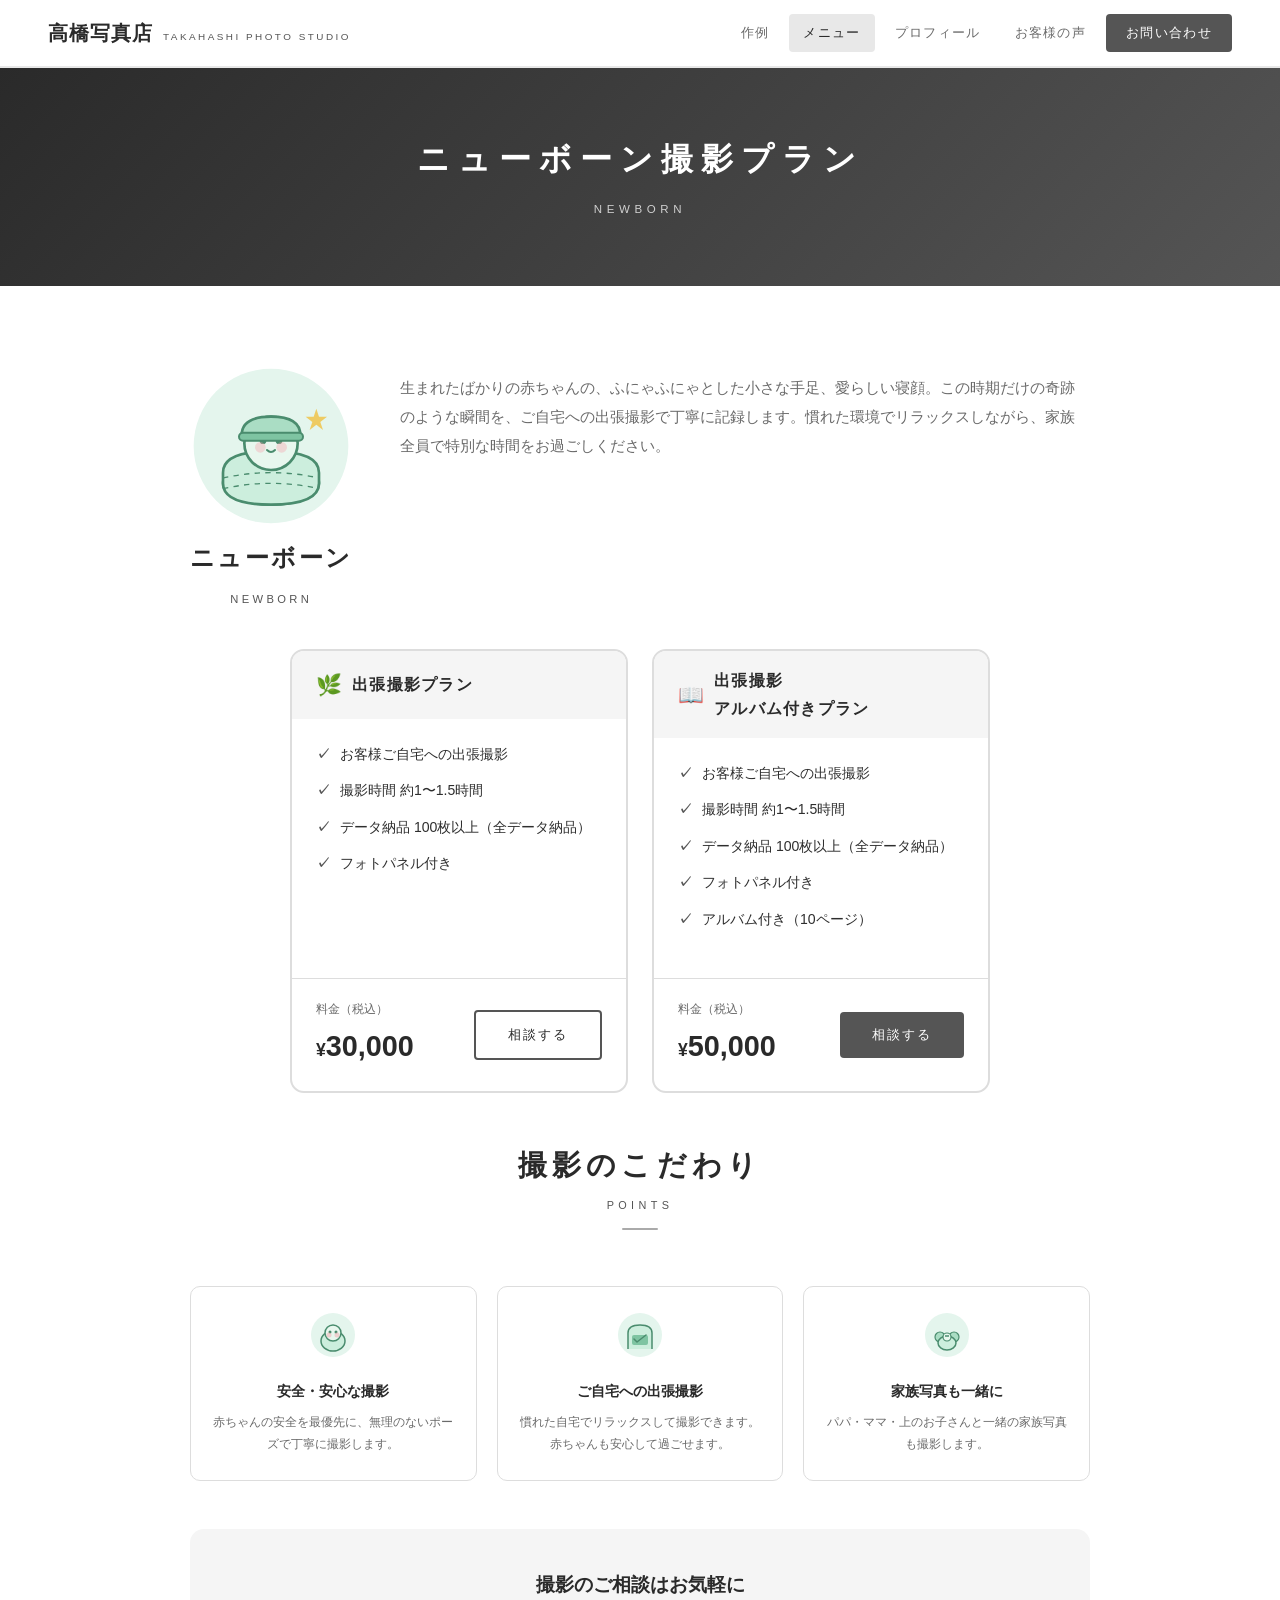
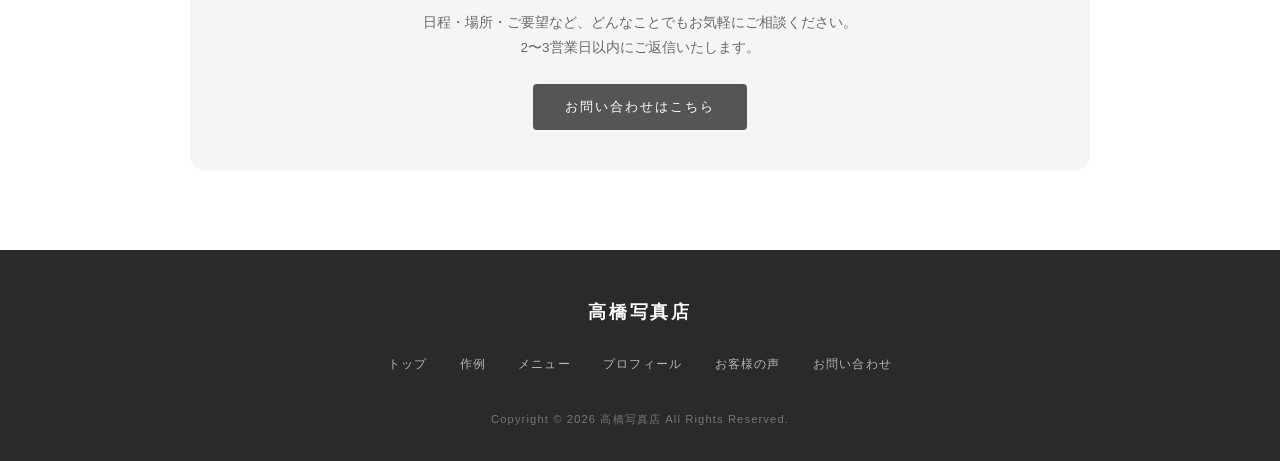
<file: newborn.html>
<!DOCTYPE html>
<html lang="ja">
<head>
  <meta charset="UTF-8">
  <meta name="viewport" content="width=device-width, initial-scale=1.0">
  <title>ニューボーン撮影プラン | 高橋写真店</title>
  <link rel="stylesheet" href="style.css">
  <style>
    .plan-detail-wrap { max-width: 900px; margin: 0 auto; }
    .plan-detail-hero { display: flex; gap: 48px; align-items: flex-start; margin-bottom: 40px; }
    .plan-detail-illust { flex-shrink: 0; display: flex; flex-direction: column; align-items: center; gap: 12px; }
    .plan-detail-illust h2 { font-size: 1.5rem; color: var(--green-dark); letter-spacing: 0.1em; }
    .plan-detail-illust .en { font-size: 0.7rem; color: var(--green); letter-spacing: 0.3em; }
    .plan-detail-desc { flex: 1; padding-top: 8px; }
    .plan-detail-desc p { font-size: 0.92rem; color: var(--gray); line-height: 2; margin-bottom: 0; }
    .plan-info-list { list-style: none; display: flex; flex-direction: column; gap: 14px; margin-bottom: 24px; }
    .plan-info-list li { display: flex; align-items: flex-start; gap: 10px; font-size: 0.88rem; color: var(--dark); line-height: 1.6; }
    .plan-info-list li::before { content: '✓'; color: var(--green); font-weight: bold; flex-shrink: 0; }

    /* 2プランカード */
    .two-plans { display: grid; grid-template-columns: 1fr 1fr; gap: 24px; margin-bottom: 48px; max-width: 700px; margin-left: auto; margin-right: auto; }
    .plan-box { background: var(--white); border: 2px solid var(--border); border-radius: 14px; overflow: hidden; display: flex; flex-direction: column; }
    .plan-box-head { background: var(--green-bg); padding: 16px 24px; display: flex; align-items: center; gap: 10px; }
    .plan-box-head h3 { font-size: 1rem; color: var(--green-dark); letter-spacing: 0.08em; }
    .plan-box-head .plan-box-icon { font-size: 1.3rem; }
    .plan-box-body { padding: 24px; flex: 1; }
    .plan-box-footer { padding: 20px 24px; border-top: 1px solid var(--border); display: flex; align-items: center; justify-content: space-between; flex-wrap: wrap; gap: 12px; }
    .plan-box-price-label { font-size: 0.75rem; color: var(--gray); margin-bottom: 2px; }
    .plan-box-price { font-size: 1.8rem; font-weight: bold; color: var(--green-dark); }
    .plan-box-price .yen { font-size: 1.1rem; }

    .point-grid { display: grid; grid-template-columns: repeat(3, 1fr); gap: 20px; margin-bottom: 48px; }
    .point-card { background: var(--white); border: 1px solid var(--border); border-radius: 10px; padding: 24px 20px; text-align: center; }
    .point-card .p-icon { margin-bottom: 12px; }
    .point-card h4 { font-size: 0.9rem; color: var(--green-dark); margin-bottom: 8px; }
    .point-card p { font-size: 0.78rem; color: var(--gray); line-height: 1.75; }
    .cta-box { background: var(--green-bg); border-radius: 14px; padding: 40px; text-align: center; }
    .cta-box h3 { font-size: 1.2rem; color: var(--green-dark); margin-bottom: 10px; }
    .cta-box p { font-size: 0.85rem; color: var(--gray); margin-bottom: 24px; line-height: 1.8; }

    @media (max-width: 700px) {
      .plan-detail-hero { flex-direction: column; align-items: center; gap: 32px; }
      .point-grid { grid-template-columns: 1fr; }
      .cta-box { padding: 28px 20px; }
      .two-plans { grid-template-columns: 1fr; max-width: 100%; }
      .plan-box-footer { flex-direction: column; align-items: flex-start; }
    }
  </style>
</head>
<body class="page-body">

  <header>
    <a href="index.html" class="logo">
      <span class="logo-main">高橋写真店</span>
      <span class="logo-sub">TAKAHASHI PHOTO STUDIO</span>
    </a>
    <nav class="header-nav">
      <a href="works.html">作例</a>
      <a href="menu.html" class="active">メニュー</a>
      <a href="profile.html">プロフィール</a>
      <a href="voice.html">お客様の声</a>
      <a href="contact.html" class="nav-contact">お問い合わせ</a>
    </nav>
  </header>

  <div class="page-hero">
    <h1>ニューボーン撮影プラン</h1>
    <span class="page-hero-en">NEWBORN</span>
  </div>

  <section class="section">
    <div class="plan-detail-wrap">

      <div class="plan-detail-hero">
        <div class="plan-detail-illust">
          <svg viewBox="0 0 120 120" fill="none" xmlns="http://www.w3.org/2000/svg" style="width:160px;height:160px;">
            <circle cx="60" cy="60" r="58" fill="#e4f5ed"/>
            <ellipse cx="60" cy="88" rx="36" ry="16" fill="#c8dfc8" stroke="#4a8c6e" stroke-width="2"/>
            <path d="M24 80 Q24 64 60 64 Q96 64 96 80 L96 88 Q96 104 60 104 Q24 104 24 88Z" fill="#cceedd" stroke="#4a8c6e" stroke-width="2"/>
            <path d="M24 84 Q60 76 96 84" stroke="#4a8c6e" stroke-width="1" stroke-dasharray="4,4" fill="none"/>
            <path d="M24 92 Q60 84 96 92" stroke="#4a8c6e" stroke-width="1" stroke-dasharray="4,4" fill="none"/>
            <circle cx="60" cy="58" r="20" fill="#e8f7ee" stroke="#4a8c6e" stroke-width="2"/>
            <circle cx="54" cy="56" r="2.5" fill="#4a8c6e"/>
            <circle cx="66" cy="56" r="2.5" fill="#4a8c6e"/>
            <path d="M57 63 Q60 66 63 63" stroke="#4a8c6e" stroke-width="1.5" stroke-linecap="round" fill="none"/>
            <circle cx="52" cy="61" r="4" fill="#f4a8b0" opacity="0.4"/>
            <circle cx="68" cy="61" r="4" fill="#f4a8b0" opacity="0.4"/>
            <path d="M38 52 Q38 38 60 38 Q82 38 82 52" fill="#aaddc4" stroke="#4a8c6e" stroke-width="2"/>
            <rect x="36" y="50" width="48" height="6" rx="3" fill="#7ec4a2" stroke="#4a8c6e" stroke-width="1.5"/>
            <path d="M94 32 L96 38 L102 38 L97 42 L99 48 L94 44 L89 48 L91 42 L86 38 L92 38Z" fill="#f0c040" opacity="0.8"/>
          </svg>
          <h2>ニューボーン</h2>
          <span class="en">NEWBORN</span>
        </div>

        <div class="plan-detail-desc">
          <p>生まれたばかりの赤ちゃんの、ふにゃふにゃとした小さな手足、愛らしい寝顔。この時期だけの奇跡のような瞬間を、ご自宅への出張撮影で丁寧に記録します。慣れた環境でリラックスしながら、家族全員で特別な時間をお過ごしください。</p>
        </div>
      </div>

      <!-- 2プラン -->
      <div class="two-plans">

        <!-- 出張撮影プラン -->
        <div class="plan-box">
          <div class="plan-box-head">
            <span class="plan-box-icon">🌿</span>
            <h3>出張撮影プラン</h3>
          </div>
          <div class="plan-box-body">
            <ul class="plan-info-list">
              <li>お客様ご自宅への出張撮影</li>
              <li>撮影時間 約1〜1.5時間</li>
              <li>データ納品 100枚以上（全データ納品）</li>
              <li>フォトパネル付き</li>
            </ul>
          </div>
          <div class="plan-box-footer">
            <div>
              <p class="plan-box-price-label">料金（税込）</p>
              <div class="plan-box-price"><span class="yen">¥</span>30,000</div>
            </div>
            <a href="contact.html" class="btn btn-outline-green">相談する</a>
          </div>
        </div>

        <!-- 出張撮影 アルバム付きプラン -->
        <div class="plan-box">
          <div class="plan-box-head">
            <span class="plan-box-icon">📖</span>
            <h3>出張撮影<br>アルバム付きプラン</h3>
          </div>
          <div class="plan-box-body">
            <ul class="plan-info-list">
              <li>お客様ご自宅への出張撮影</li>
              <li>撮影時間 約1〜1.5時間</li>
              <li>データ納品 100枚以上（全データ納品）</li>
              <li>フォトパネル付き</li>
              <li>アルバム付き（10ページ）</li>
            </ul>
          </div>
          <div class="plan-box-footer">
            <div>
              <p class="plan-box-price-label">料金（税込）</p>
              <div class="plan-box-price"><span class="yen">¥</span>50,000</div>
            </div>
            <a href="contact.html" class="btn btn-green">相談する</a>
          </div>
        </div>

      </div>

      <div class="section-label">
        <h2>撮影のこだわり</h2>
        <span class="en">POINTS</span>
        <div class="divider"></div>
      </div>

      <div class="point-grid">
        <div class="point-card">
          <div class="p-icon">
            <svg viewBox="0 0 48 48" fill="none" xmlns="http://www.w3.org/2000/svg" style="width:48px;height:48px;">
              <circle cx="24" cy="24" r="22" fill="#e4f5ed"/>
              <ellipse cx="24" cy="30" rx="12" ry="10" fill="#cceedd" stroke="#4a8c6e" stroke-width="1.5"/>
              <circle cx="24" cy="22" r="8" fill="#e8f7ee" stroke="#4a8c6e" stroke-width="1.5"/>
              <circle cx="21" cy="21" r="1.5" fill="#4a8c6e"/>
              <circle cx="27" cy="21" r="1.5" fill="#4a8c6e"/>
              <circle cx="20" cy="24" r="2.5" fill="#f4a8b0" opacity="0.5"/>
              <circle cx="28" cy="24" r="2.5" fill="#f4a8b0" opacity="0.5"/>
            </svg>
          </div>
          <h4>安全・安心な撮影</h4>
          <p>赤ちゃんの安全を最優先に、無理のないポーズで丁寧に撮影します。</p>
        </div>
        <div class="point-card">
          <div class="p-icon">
            <svg viewBox="0 0 48 48" fill="none" xmlns="http://www.w3.org/2000/svg" style="width:48px;height:48px;">
              <circle cx="24" cy="24" r="22" fill="#e4f5ed"/>
              <path d="M12 38 L12 22 Q12 14 24 14 Q36 14 36 22 L36 38" fill="#cceedd" stroke="#4a8c6e" stroke-width="1.5"/>
              <rect x="16" y="24" width="16" height="10" rx="2" fill="#7ec4a2"/>
              <path d="M18 28 L21 31 L30 24" stroke="#4a8c6e" stroke-width="1.5" stroke-linecap="round" stroke-linejoin="round" fill="none"/>
            </svg>
          </div>
          <h4>ご自宅への出張撮影</h4>
          <p>慣れた自宅でリラックスして撮影できます。赤ちゃんも安心して過ごせます。</p>
        </div>
        <div class="point-card">
          <div class="p-icon">
            <svg viewBox="0 0 48 48" fill="none" xmlns="http://www.w3.org/2000/svg" style="width:48px;height:48px;">
              <circle cx="24" cy="24" r="22" fill="#e4f5ed"/>
              <circle cx="17" cy="26" r="5" fill="#aaddc4" stroke="#4a8c6e" stroke-width="1.2"/>
              <circle cx="31" cy="26" r="5" fill="#aaddc4" stroke="#4a8c6e" stroke-width="1.2"/>
              <ellipse cx="24" cy="32" rx="9" ry="7" fill="#cceedd" stroke="#4a8c6e" stroke-width="1.5"/>
              <circle cx="24" cy="26" r="4" fill="#e8f7ee" stroke="#4a8c6e" stroke-width="1.2"/>
              <circle cx="23" cy="25" r="1" fill="#4a8c6e"/>
              <circle cx="25" cy="25" r="1" fill="#4a8c6e"/>
            </svg>
          </div>
          <h4>家族写真も一緒に</h4>
          <p>パパ・ママ・上のお子さんと一緒の家族写真も撮影します。</p>
        </div>
      </div>

      <div class="cta-box">
        <h3>撮影のご相談はお気軽に</h3>
        <p>日程・場所・ご要望など、どんなことでもお気軽にご相談ください。<br>2〜3営業日以内にご返信いたします。</p>
        <a href="contact.html" class="btn btn-green">お問い合わせはこちら</a>
      </div>

    </div>
  </section>

  <footer>
    <div class="footer-logo">高橋写真店</div>
    <nav class="footer-nav">
      <a href="index.html">トップ</a>
      <a href="works.html">作例</a>
      <a href="menu.html">メニュー</a>
      <a href="profile.html">プロフィール</a>
      <a href="voice.html">お客様の声</a>
      <a href="contact.html">お問い合わせ</a>
    </nav>
    <p class="footer-copy">Copyright © 2026 高橋写真店 All Rights Reserved.</p>
  </footer>

  <button class="scroll-top" id="scrollTop" onclick="window.scrollTo({top:0,behavior:'smooth'})">▲</button>
  <script>
    window.addEventListener('scroll', () => {
      document.getElementById('scrollTop').classList.toggle('visible', scrollY > 300);
    });
  </script>
</body>
</html>
</file>
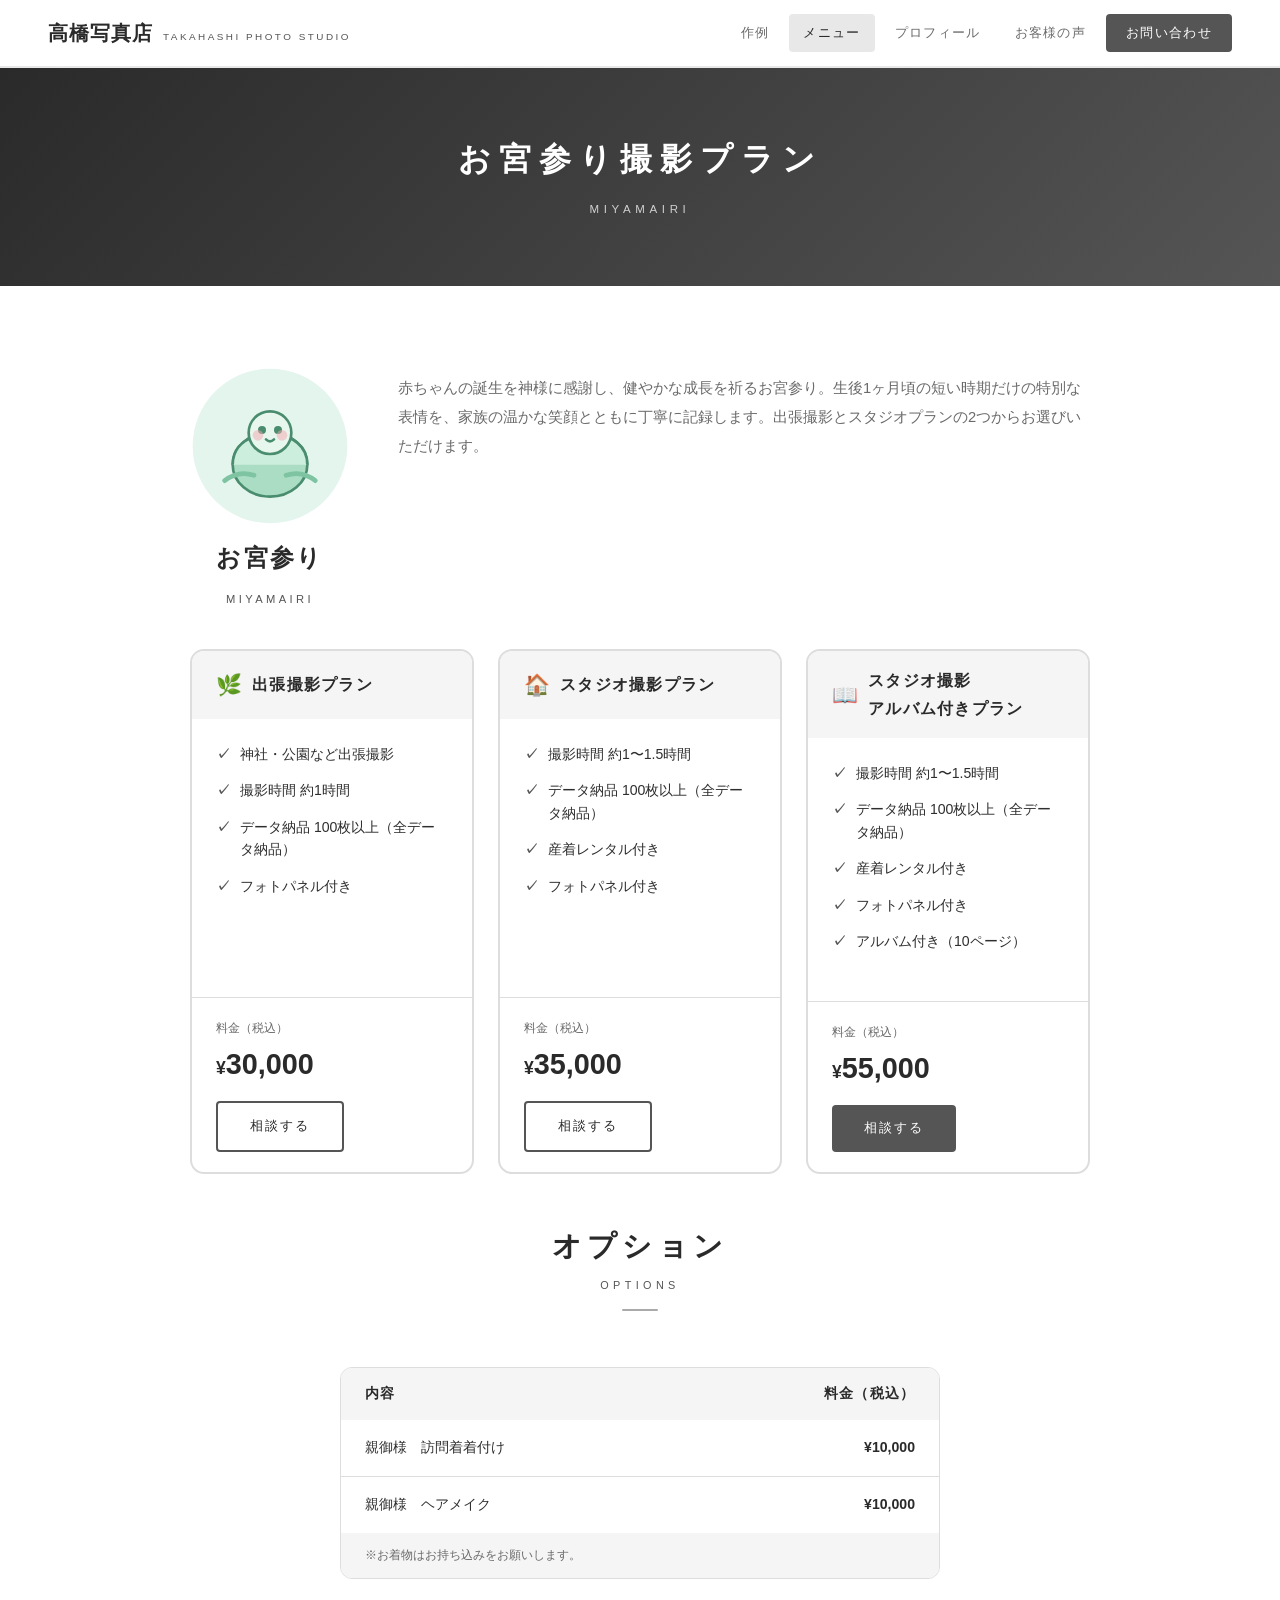
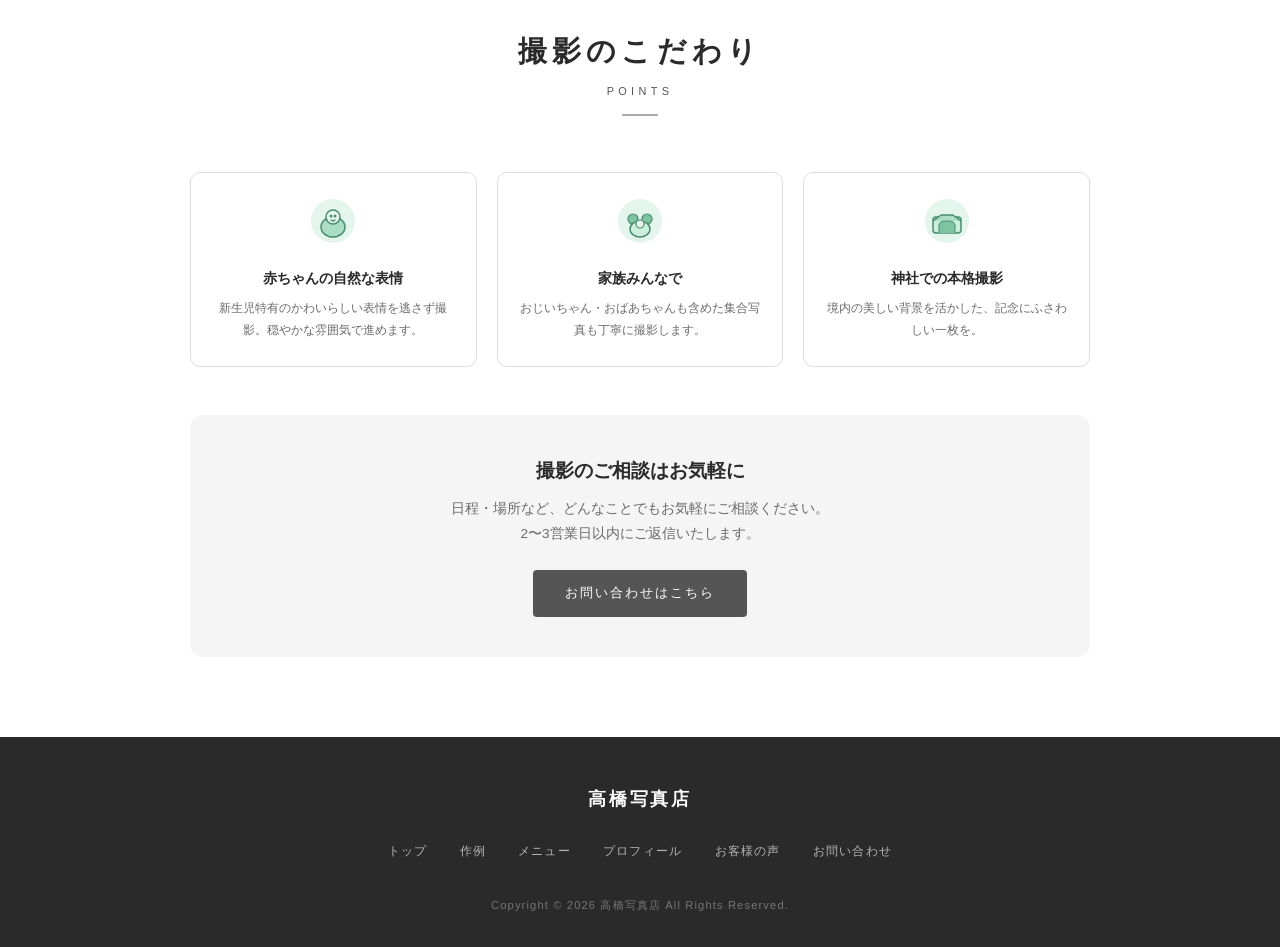
<file: omiyamairi.html>
<!DOCTYPE html>
<html lang="ja">
<head>
  <meta charset="UTF-8">
  <meta name="viewport" content="width=device-width, initial-scale=1.0">
  <title>お宮参り撮影プラン | 高橋写真店</title>
  <link rel="stylesheet" href="style.css">
  <style>
    .plan-detail-wrap { max-width: 900px; margin: 0 auto; }
    .plan-detail-hero { display: flex; gap: 48px; align-items: flex-start; margin-bottom: 40px; }
    .plan-detail-illust { flex-shrink: 0; display: flex; flex-direction: column; align-items: center; gap: 12px; }
    .plan-detail-illust h2 { font-size: 1.5rem; color: var(--green-dark); letter-spacing: 0.1em; }
    .plan-detail-illust .en { font-size: 0.7rem; color: var(--green); letter-spacing: 0.3em; }
    .plan-detail-desc { flex: 1; padding-top: 8px; }
    .plan-detail-desc p { font-size: 0.92rem; color: var(--gray); line-height: 2; margin-bottom: 0; }
    .plan-info-list { list-style: none; display: flex; flex-direction: column; gap: 14px; margin-bottom: 24px; }
    .plan-info-list li { display: flex; align-items: flex-start; gap: 10px; font-size: 0.88rem; color: var(--dark); line-height: 1.6; }
    .plan-info-list li::before { content: '✓'; color: var(--green); font-weight: bold; flex-shrink: 0; }

    /* 3プランカード */
    .three-plans {
      display: grid;
      grid-template-columns: repeat(3, 1fr);
      gap: 24px;
      margin-bottom: 48px;
    }
    .plan-box { background: var(--white); border: 2px solid var(--border); border-radius: 14px; overflow: hidden; display: flex; flex-direction: column; }
    .plan-box-head { background: var(--green-bg); padding: 16px 24px; display: flex; align-items: center; gap: 10px; }
    .plan-box-head h3 { font-size: 1rem; color: var(--green-dark); letter-spacing: 0.08em; }
    .plan-box-head .plan-box-icon { font-size: 1.3rem; }
    .plan-box-body { padding: 24px; flex: 1; }
    .plan-box-footer { padding: 20px 24px; border-top: 1px solid var(--border); display: flex; align-items: center; justify-content: space-between; flex-wrap: wrap; gap: 12px; }
    .plan-box-price-label { font-size: 0.75rem; color: var(--gray); margin-bottom: 2px; }
    .plan-box-price { font-size: 1.8rem; font-weight: bold; color: var(--green-dark); }
    .plan-box-price .yen { font-size: 1.1rem; }

    .point-grid { display: grid; grid-template-columns: repeat(3, 1fr); gap: 20px; margin-bottom: 48px; }
    .point-card { background: var(--white); border: 1px solid var(--border); border-radius: 10px; padding: 24px 20px; text-align: center; }
    .point-card .p-icon { margin-bottom: 12px; }
    .point-card h4 { font-size: 0.9rem; color: var(--green-dark); margin-bottom: 8px; }
    .point-card p { font-size: 0.78rem; color: var(--gray); line-height: 1.75; }
    .cta-box { background: var(--green-bg); border-radius: 14px; padding: 40px; text-align: center; }
    .cta-box h3 { font-size: 1.2rem; color: var(--green-dark); margin-bottom: 10px; }
    .cta-box p { font-size: 0.85rem; color: var(--gray); margin-bottom: 24px; line-height: 1.8; }

    @media (max-width: 960px) { .three-plans { grid-template-columns: 1fr 1fr; } }
    @media (max-width: 700px) {
      .plan-detail-hero { flex-direction: column; align-items: center; gap: 32px; }
      .point-grid { grid-template-columns: 1fr; }
      .cta-box { padding: 28px 20px; }
      .three-plans { grid-template-columns: 1fr; }
      .plan-box-footer { flex-direction: column; align-items: flex-start; }
    }
  </style>
</head>
<body class="page-body">

  <header>
    <a href="index.html" class="logo">
      <span class="logo-main">高橋写真店</span>
      <span class="logo-sub">TAKAHASHI PHOTO STUDIO</span>
    </a>
    <nav class="header-nav">
      <a href="works.html">作例</a>
      <a href="menu.html" class="active">メニュー</a>
      <a href="profile.html">プロフィール</a>
      <a href="voice.html">お客様の声</a>
      <a href="contact.html" class="nav-contact">お問い合わせ</a>
    </nav>
  </header>

  <div class="page-hero">
    <h1>お宮参り撮影プラン</h1>
    <span class="page-hero-en">MIYAMAIRI</span>
  </div>

  <section class="section">
    <div class="plan-detail-wrap">

      <div class="plan-detail-hero">
        <div class="plan-detail-illust">
          <svg viewBox="0 0 120 120" fill="none" xmlns="http://www.w3.org/2000/svg" style="width:160px;height:160px;">
            <circle cx="60" cy="60" r="58" fill="#e4f5ed"/>
            <ellipse cx="60" cy="74" rx="28" ry="24" fill="#aaddc4" stroke="#4a8c6e" stroke-width="2"/>
            <path d="M32 74 Q32 54 60 50 Q88 54 88 74" fill="#cceedd" stroke="#4a8c6e" stroke-width="2"/>
            <circle cx="60" cy="50" r="16" fill="#e8f7ee" stroke="#4a8c6e" stroke-width="2"/>
            <circle cx="54" cy="48" r="3" fill="#4a8c6e"/>
            <circle cx="66" cy="48" r="3" fill="#4a8c6e"/>
            <path d="M57 55 Q60 58 63 55" stroke="#4a8c6e" stroke-width="2" stroke-linecap="round" fill="none"/>
            <circle cx="51" cy="52" r="4" fill="#f4a8b0" opacity="0.5"/>
            <circle cx="69" cy="52" r="4" fill="#f4a8b0" opacity="0.5"/>
            <path d="M26 86 Q36 78 48 82" stroke="#7ec4a2" stroke-width="3.5" stroke-linecap="round" fill="none"/>
            <path d="M94 86 Q84 78 72 82" stroke="#7ec4a2" stroke-width="3.5" stroke-linecap="round" fill="none"/>
          </svg>
          <h2>お宮参り</h2>
          <span class="en">MIYAMAIRI</span>
        </div>

        <div class="plan-detail-desc">
          <p>赤ちゃんの誕生を神様に感謝し、健やかな成長を祈るお宮参り。生後1ヶ月頃の短い時期だけの特別な表情を、家族の温かな笑顔とともに丁寧に記録します。出張撮影とスタジオプランの2つからお選びいただけます。</p>
        </div>
      </div>

      <!-- 3プラン -->
      <div class="three-plans">

        <!-- 出張撮影プラン -->
        <div class="plan-box">
          <div class="plan-box-head">
            <span class="plan-box-icon">🌿</span>
            <h3>出張撮影プラン</h3>
          </div>
          <div class="plan-box-body">
            <ul class="plan-info-list">
              <li>神社・公園など出張撮影</li>
              <li>撮影時間 約1時間</li>
              <li>データ納品 100枚以上（全データ納品）</li>
              <li>フォトパネル付き</li>
            </ul>
          </div>
          <div class="plan-box-footer">
            <div>
              <p class="plan-box-price-label">料金（税込）</p>
              <div class="plan-box-price"><span class="yen">¥</span>30,000</div>
            </div>
            <a href="contact.html" class="btn btn-outline-green">相談する</a>
          </div>
        </div>

        <!-- スタジオ撮影プラン -->
        <div class="plan-box">
          <div class="plan-box-head">
            <span class="plan-box-icon">🏠</span>
            <h3>スタジオ撮影プラン</h3>
          </div>
          <div class="plan-box-body">
            <ul class="plan-info-list">
              <li>撮影時間 約1〜1.5時間</li>
              <li>データ納品 100枚以上（全データ納品）</li>
              <li>産着レンタル付き</li>
              <li>フォトパネル付き</li>
            </ul>
          </div>
          <div class="plan-box-footer">
            <div>
              <p class="plan-box-price-label">料金（税込）</p>
              <div class="plan-box-price"><span class="yen">¥</span>35,000</div>
            </div>
            <a href="contact.html" class="btn btn-outline-green">相談する</a>
          </div>
        </div>

        <!-- スタジオ撮影 アルバム付きプラン -->
        <div class="plan-box">
          <div class="plan-box-head">
            <span class="plan-box-icon">📖</span>
            <h3>スタジオ撮影<br>アルバム付きプラン</h3>
          </div>
          <div class="plan-box-body">
            <ul class="plan-info-list">
              <li>撮影時間 約1〜1.5時間</li>
              <li>データ納品 100枚以上（全データ納品）</li>
              <li>産着レンタル付き</li>
              <li>フォトパネル付き</li>
              <li>アルバム付き（10ページ）</li>
            </ul>
          </div>
          <div class="plan-box-footer">
            <div>
              <p class="plan-box-price-label">料金（税込）</p>
              <div class="plan-box-price"><span class="yen">¥</span>55,000</div>
            </div>
            <a href="contact.html" class="btn btn-green">相談する</a>
          </div>
        </div>

      </div>

      <!-- オプション -->
      <div class="section-label">
        <h2>オプション</h2>
        <span class="en">OPTIONS</span>
        <div class="divider"></div>
      </div>

      <div style="max-width:600px; margin: 0 auto 48px;">
        <div style="background:var(--white); border:1px solid var(--border); border-radius:12px; overflow:hidden;">
          <table style="width:100%; border-collapse:collapse; font-size:0.88rem;">
            <thead>
              <tr>
                <th style="background:var(--green-bg); color:var(--green-dark); padding:14px 24px; text-align:left; font-weight:bold; letter-spacing:0.08em;">内容</th>
                <th style="background:var(--green-bg); color:var(--green-dark); padding:14px 24px; text-align:right; font-weight:bold; letter-spacing:0.08em;">料金（税込）</th>
              </tr>
            </thead>
            <tbody>
              <tr>
                <td style="padding:16px 24px; color:var(--dark); border-bottom:1px solid var(--border);">親御様　訪問着着付け</td>
                <td style="padding:16px 24px; color:var(--green-dark); font-weight:bold; text-align:right; border-bottom:1px solid var(--border);">¥10,000</td>
              </tr>
              <tr>
                <td style="padding:16px 24px; color:var(--dark);">親御様　ヘアメイク</td>
                <td style="padding:16px 24px; color:var(--green-dark); font-weight:bold; text-align:right;">¥10,000</td>
              </tr>
            </tbody>
          </table>
          <p style="padding:12px 24px; font-size:0.78rem; color:var(--gray); background:var(--green-bg); margin:0;">※お着物はお持ち込みをお願いします。</p>
        </div>
      </div>

      <div class="section-label">
        <h2>撮影のこだわり</h2>
        <span class="en">POINTS</span>
        <div class="divider"></div>
      </div>

      <div class="point-grid">
        <div class="point-card">
          <div class="p-icon">
            <svg viewBox="0 0 48 48" fill="none" xmlns="http://www.w3.org/2000/svg" style="width:48px;height:48px;">
              <circle cx="24" cy="24" r="22" fill="#e4f5ed"/>
              <ellipse cx="24" cy="30" rx="12" ry="10" fill="#aaddc4" stroke="#4a8c6e" stroke-width="1.5"/>
              <circle cx="24" cy="20" r="7" fill="#e8f7ee" stroke="#4a8c6e" stroke-width="1.5"/>
              <circle cx="22" cy="19" r="1.5" fill="#4a8c6e"/>
              <circle cx="26" cy="19" r="1.5" fill="#4a8c6e"/>
              <path d="M22 23 Q24 25 26 23" stroke="#4a8c6e" stroke-width="1.2" stroke-linecap="round" fill="none"/>
            </svg>
          </div>
          <h4>赤ちゃんの自然な表情</h4>
          <p>新生児特有のかわいらしい表情を逃さず撮影。穏やかな雰囲気で進めます。</p>
        </div>
        <div class="point-card">
          <div class="p-icon">
            <svg viewBox="0 0 48 48" fill="none" xmlns="http://www.w3.org/2000/svg" style="width:48px;height:48px;">
              <circle cx="24" cy="24" r="22" fill="#e4f5ed"/>
              <circle cx="17" cy="22" r="5" fill="#7ec4a2" stroke="#4a8c6e" stroke-width="1.2"/>
              <circle cx="31" cy="22" r="5" fill="#7ec4a2" stroke="#4a8c6e" stroke-width="1.2"/>
              <ellipse cx="24" cy="32" rx="10" ry="8" fill="#cceedd" stroke="#4a8c6e" stroke-width="1.5"/>
              <circle cx="24" cy="27" r="4" fill="#e8f7ee" stroke="#4a8c6e" stroke-width="1.2"/>
            </svg>
          </div>
          <h4>家族みんなで</h4>
          <p>おじいちゃん・おばあちゃんも含めた集合写真も丁寧に撮影します。</p>
        </div>
        <div class="point-card">
          <div class="p-icon">
            <svg viewBox="0 0 48 48" fill="none" xmlns="http://www.w3.org/2000/svg" style="width:48px;height:48px;">
              <circle cx="24" cy="24" r="22" fill="#e4f5ed"/>
              <rect x="10" y="20" width="28" height="16" rx="3" fill="#cceedd" stroke="#4a8c6e" stroke-width="1.5"/>
              <path d="M10 24 L18 18 L30 18 L38 24" fill="#aaddc4" stroke="#4a8c6e" stroke-width="1.5" stroke-linejoin="round"/>
              <path d="M16 36 L16 28 Q16 24 24 24 Q32 24 32 28 L32 36" fill="#7ec4a2" stroke="#4a8c6e" stroke-width="1"/>
            </svg>
          </div>
          <h4>神社での本格撮影</h4>
          <p>境内の美しい背景を活かした、記念にふさわしい一枚を。</p>
        </div>
      </div>

      <div class="cta-box">
        <h3>撮影のご相談はお気軽に</h3>
        <p>日程・場所など、どんなことでもお気軽にご相談ください。<br>2〜3営業日以内にご返信いたします。</p>
        <a href="contact.html" class="btn btn-green">お問い合わせはこちら</a>
      </div>

    </div>
  </section>

  <footer>
    <div class="footer-logo">高橋写真店</div>
    <nav class="footer-nav">
      <a href="index.html">トップ</a>
      <a href="works.html">作例</a>
      <a href="menu.html">メニュー</a>
      <a href="profile.html">プロフィール</a>
      <a href="voice.html">お客様の声</a>
      <a href="contact.html">お問い合わせ</a>
    </nav>
    <p class="footer-copy">Copyright © 2026 高橋写真店 All Rights Reserved.</p>
  </footer>

  <button class="scroll-top" id="scrollTop" onclick="window.scrollTo({top:0,behavior:'smooth'})">▲</button>
  <script>
    window.addEventListener('scroll', () => {
      document.getElementById('scrollTop').classList.toggle('visible', scrollY > 300);
    });
  </script>
</body>
</html>
</file>
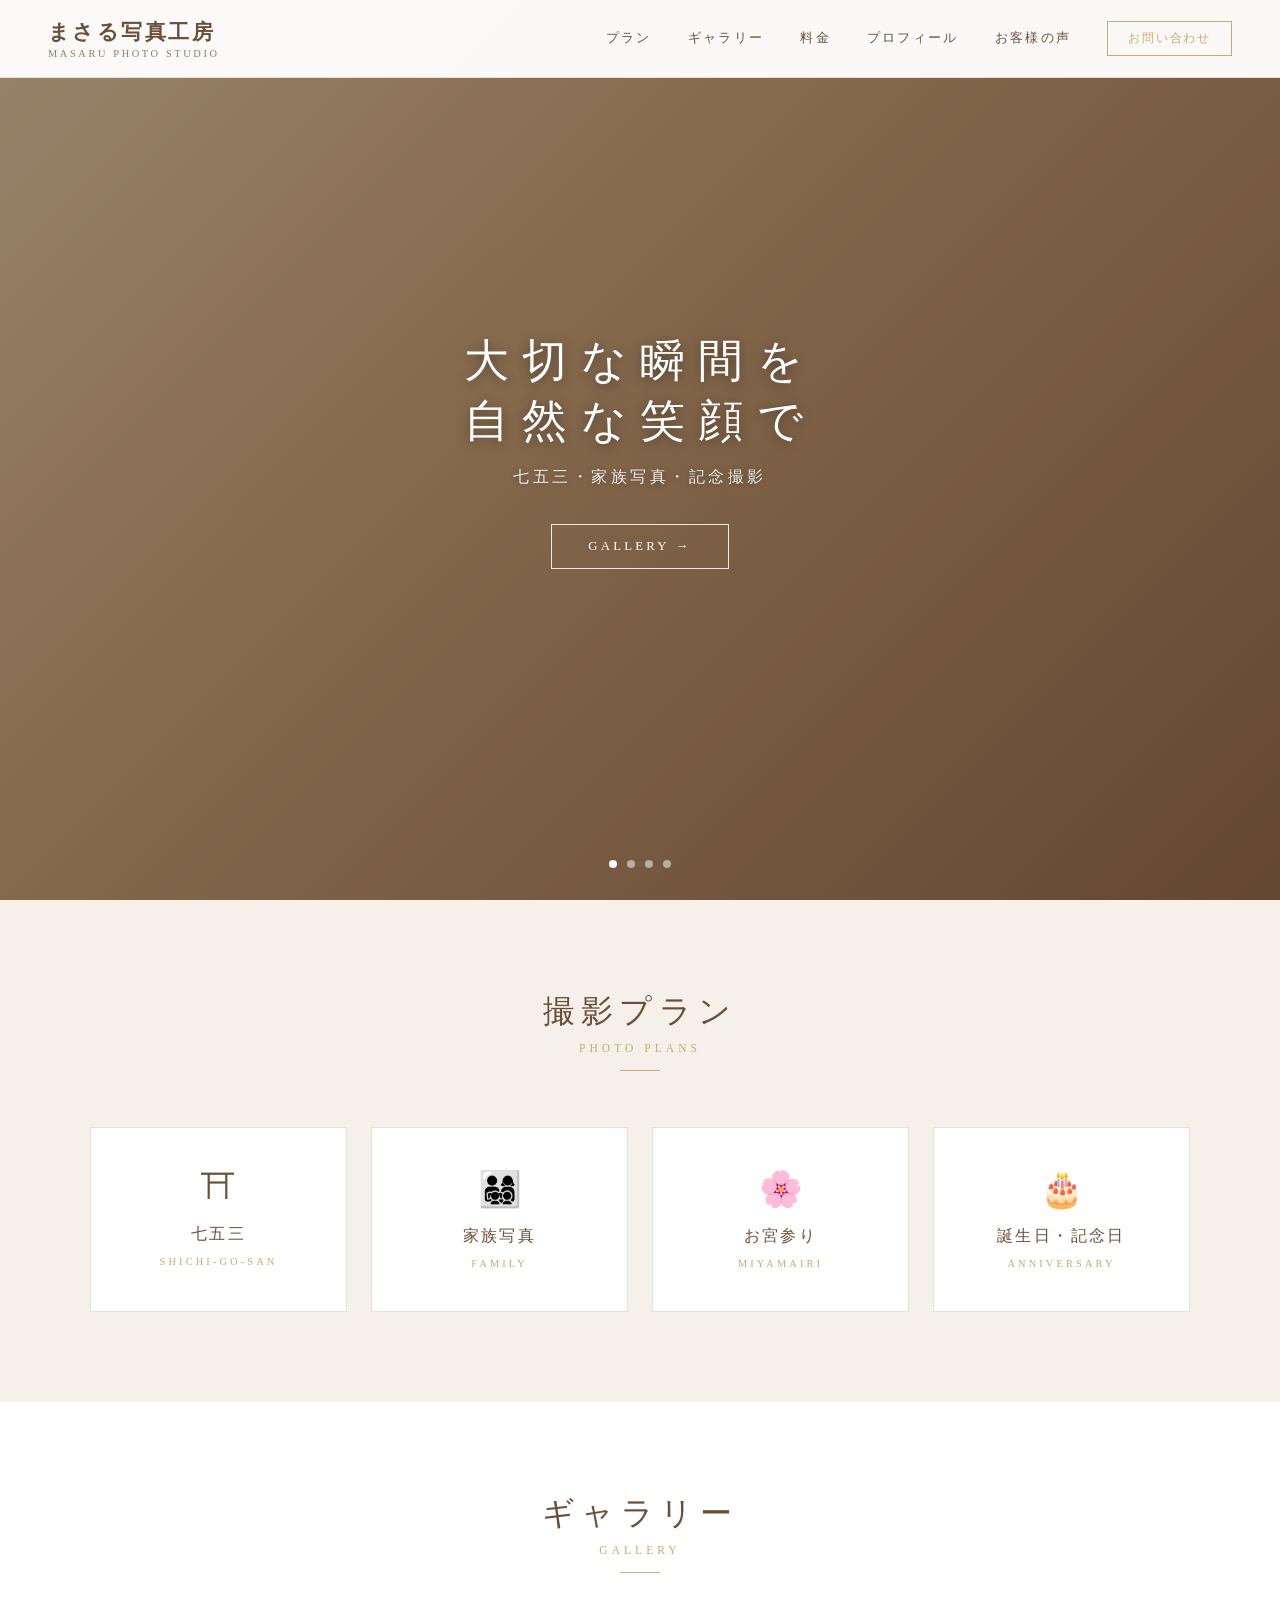
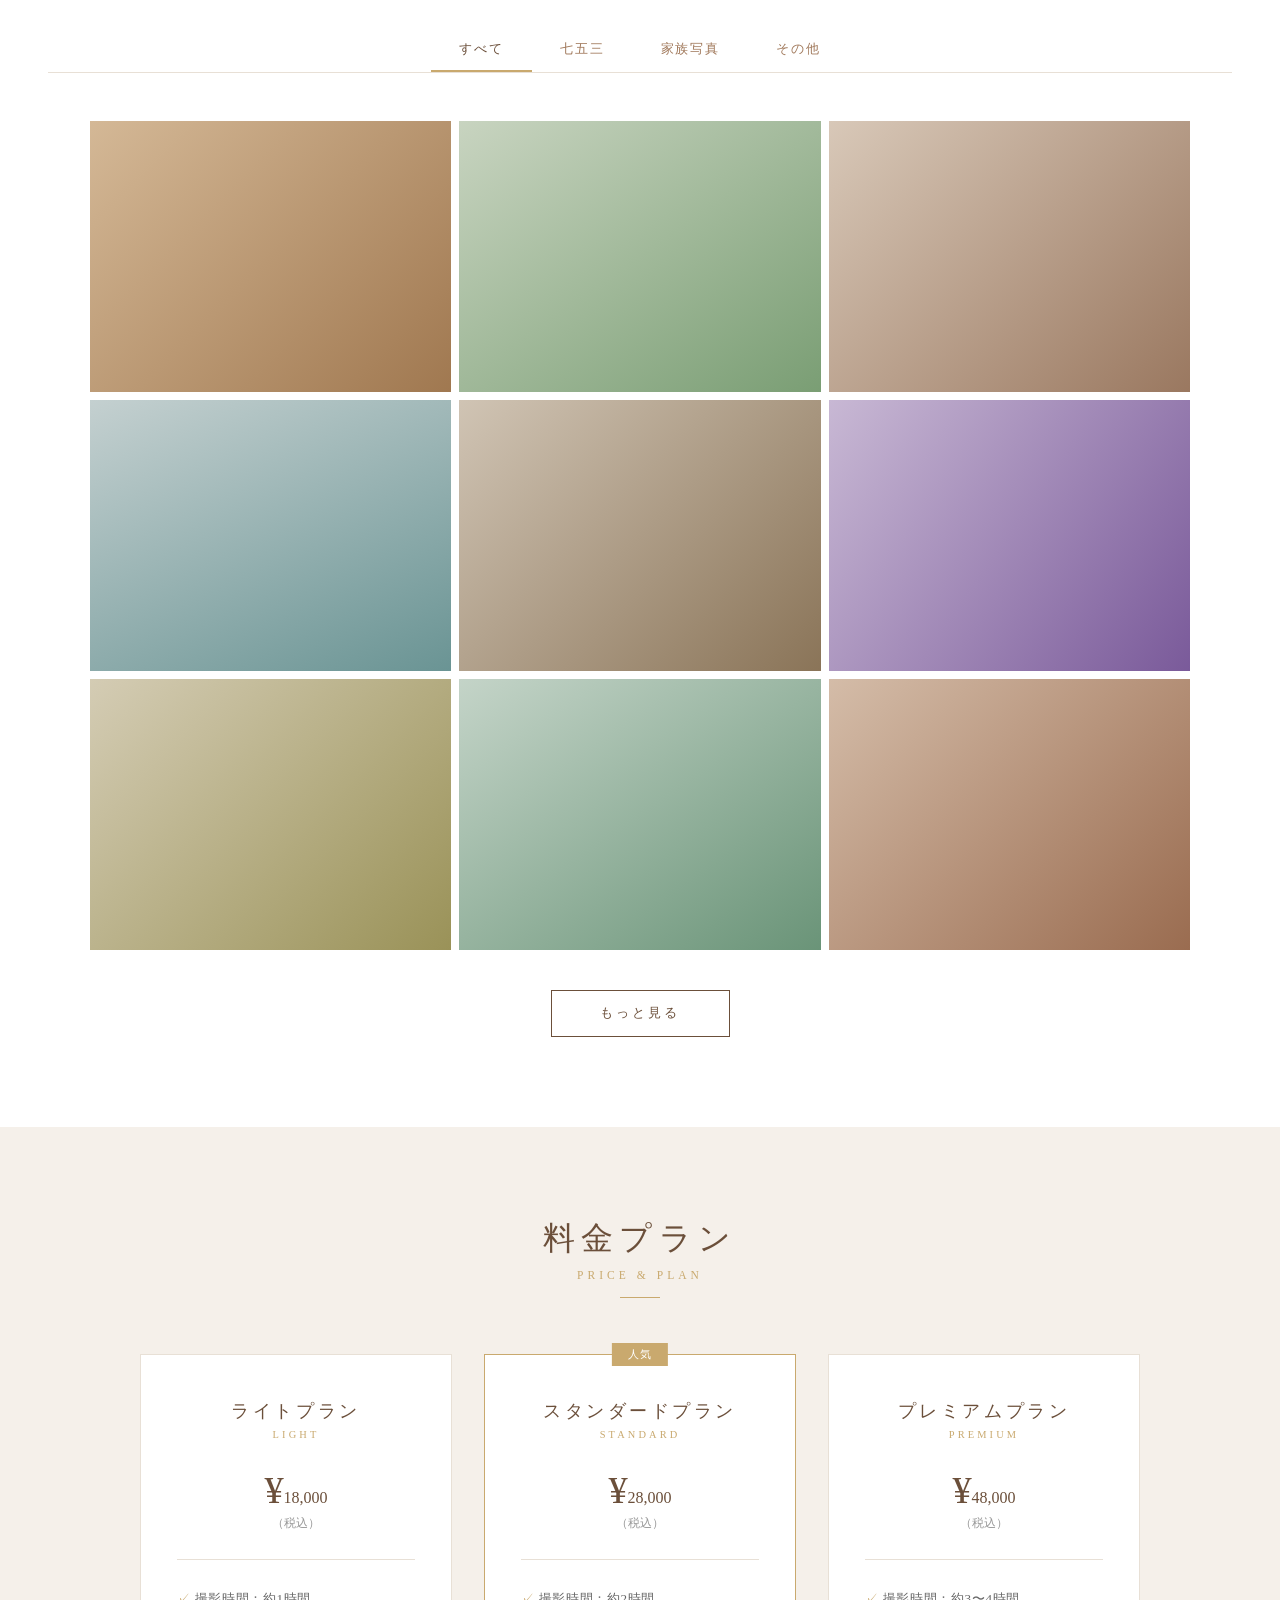
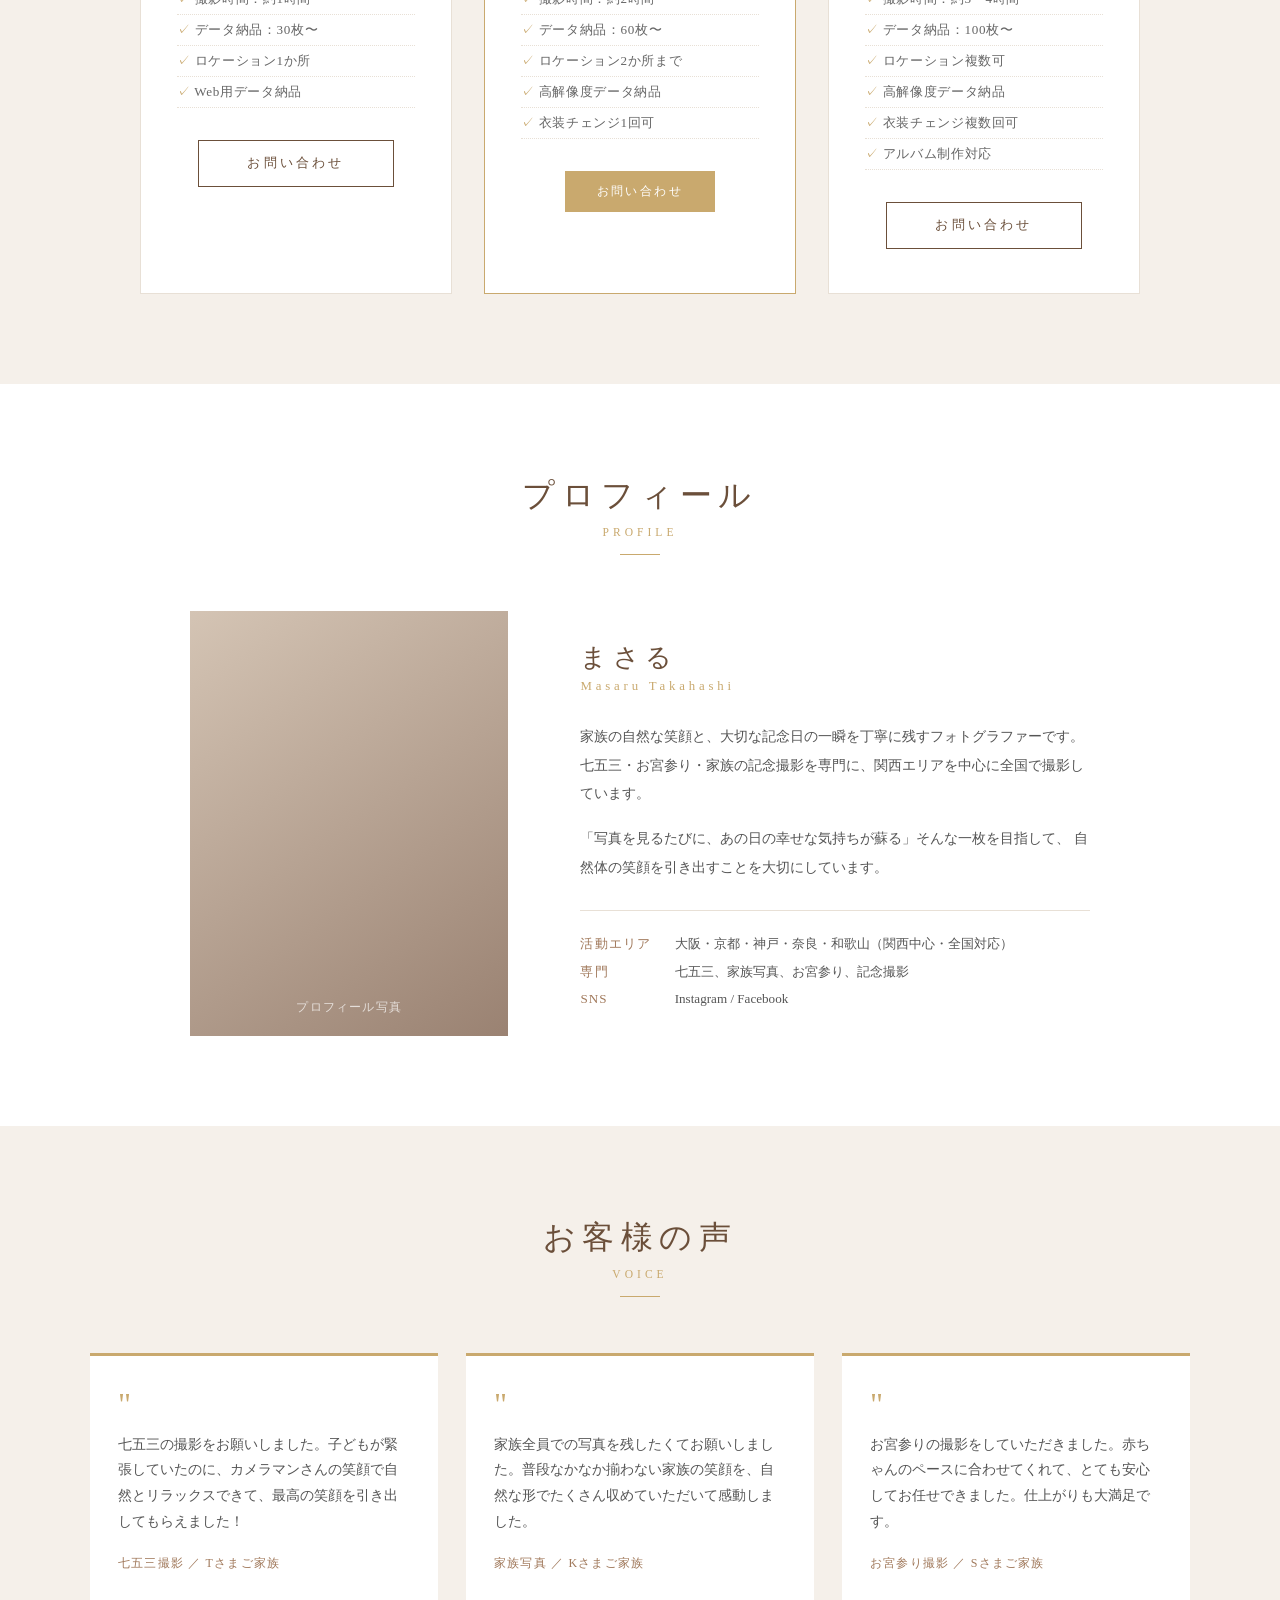
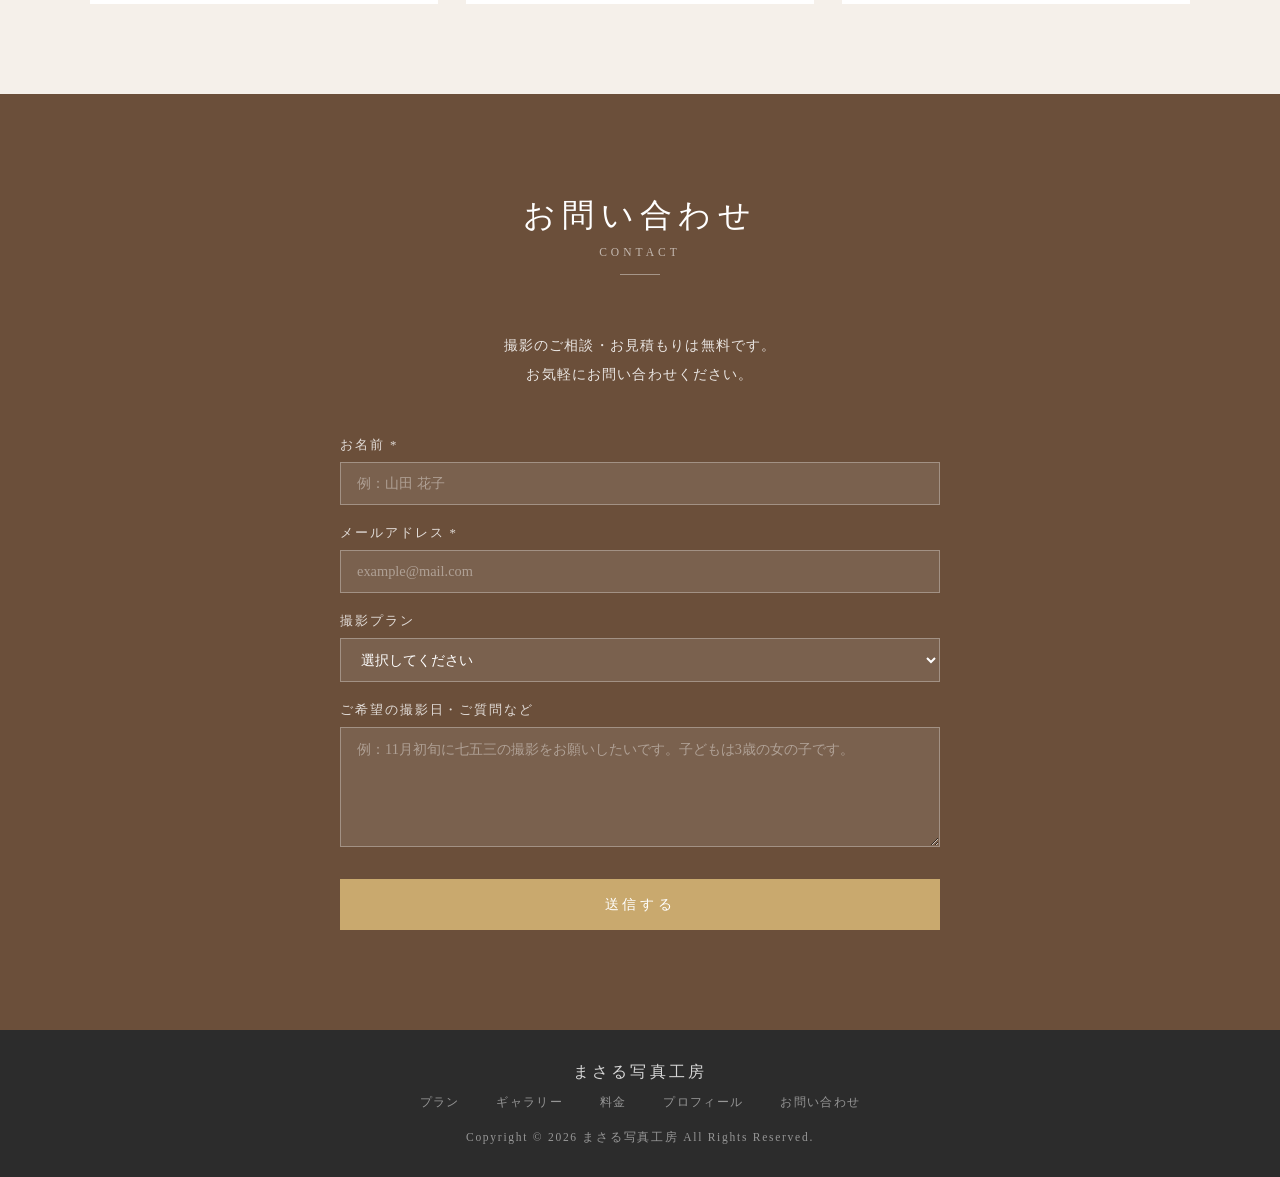
<file: portfolio.html>
<!DOCTYPE html>
<html lang="ja">
<head>
  <meta charset="UTF-8">
  <meta name="viewport" content="width=device-width, initial-scale=1.0">
  <title>まさる写真工房 | 家族・七五三の写真撮影</title>
  <meta name="description" content="七五三・家族写真・記念撮影のカメラマン。大切な瞬間を自然な笑顔で残します。">
  <style>
    * { margin: 0; padding: 0; box-sizing: border-box; }

    :root {
      --beige: #f5f0ea;
      --brown: #6b4f3a;
      --light-brown: #a0785a;
      --dark: #2c2c2c;
      --white: #fff;
      --gold: #c9a96e;
    }

    body {
      font-family: 'Hiragino Mincho ProN', 'Yu Mincho', Georgia, serif;
      color: var(--dark);
      background: var(--white);
    }

    /* ====== HEADER ====== */
    header {
      position: fixed;
      top: 0; left: 0; right: 0;
      z-index: 100;
      display: flex;
      align-items: center;
      justify-content: space-between;
      padding: 18px 48px;
      background: rgba(255,255,255,0.96);
      border-bottom: 1px solid #e8e0d6;
    }

    .logo {
      font-size: 1.3rem;
      letter-spacing: 0.12em;
      color: var(--brown);
      font-weight: bold;
    }

    .logo span {
      display: block;
      font-size: 0.65rem;
      letter-spacing: 0.25em;
      color: var(--light-brown);
      font-weight: normal;
      margin-top: 2px;
    }

    nav a {
      text-decoration: none;
      color: var(--brown);
      font-size: 0.8rem;
      letter-spacing: 0.18em;
      margin-left: 32px;
      transition: color 0.2s;
    }

    nav a:hover { color: var(--gold); }

    .header-contact {
      display: inline-block;
      margin-left: 32px;
      padding: 8px 20px;
      border: 1px solid var(--gold);
      color: var(--gold);
      font-size: 0.75rem;
      letter-spacing: 0.15em;
      text-decoration: none;
      transition: all 0.2s;
    }

    .header-contact:hover {
      background: var(--gold);
      color: var(--white);
    }

    /* ====== HERO ====== */
    .hero {
      height: 100vh;
      position: relative;
      overflow: hidden;
      display: flex;
      align-items: center;
      justify-content: center;
    }

    .hero-slides {
      position: absolute;
      inset: 0;
    }

    .hero-slide {
      position: absolute;
      inset: 0;
      opacity: 0;
      transition: opacity 1.2s ease-in-out;
      background-size: cover;
      background-position: center;
    }

    .hero-slide.active { opacity: 1; }

    /* Placeholder gradient backgrounds simulating photos */
    .slide-1 { background: linear-gradient(135deg, #d4b896 0%, #b8926a 40%, #8b6245 100%); }
    .slide-2 { background: linear-gradient(135deg, #c5d4c0 0%, #8aab82 40%, #5a8a52 100%); }
    .slide-3 { background: linear-gradient(135deg, #d4c5b0 0%, #bfa882 40%, #8a7455 100%); }
    .slide-4 { background: linear-gradient(135deg, #c8d4d4 0%, #82aaaa 40%, #4a7878 100%); }

    .hero-overlay {
      position: absolute;
      inset: 0;
      background: rgba(0,0,0,0.28);
    }

    .hero-content {
      position: relative;
      text-align: center;
      color: var(--white);
    }

    .hero-content h1 {
      font-size: 2.8rem;
      letter-spacing: 0.3em;
      font-weight: normal;
      text-shadow: 0 2px 12px rgba(0,0,0,0.4);
      margin-bottom: 16px;
    }

    .hero-content p {
      font-size: 1rem;
      letter-spacing: 0.22em;
      opacity: 0.9;
      text-shadow: 0 1px 6px rgba(0,0,0,0.3);
      margin-bottom: 36px;
    }

    .hero-btn {
      display: inline-block;
      padding: 14px 36px;
      border: 1px solid rgba(255,255,255,0.85);
      color: var(--white);
      text-decoration: none;
      font-size: 0.8rem;
      letter-spacing: 0.25em;
      transition: all 0.3s;
    }

    .hero-btn:hover {
      background: rgba(255,255,255,0.2);
    }

    .hero-dots {
      position: absolute;
      bottom: 32px;
      left: 50%;
      transform: translateX(-50%);
      display: flex;
      gap: 10px;
    }

    .hero-dot {
      width: 8px; height: 8px;
      border-radius: 50%;
      background: rgba(255,255,255,0.5);
      cursor: pointer;
      transition: background 0.3s;
    }

    .hero-dot.active { background: var(--white); }

    /* ====== SECTION COMMON ====== */
    section { padding: 90px 48px; }

    .section-label {
      text-align: center;
      margin-bottom: 56px;
    }

    .section-label h2 {
      font-size: 2rem;
      letter-spacing: 0.2em;
      color: var(--brown);
      font-weight: normal;
      margin-bottom: 8px;
    }

    .section-label .en {
      font-size: 0.72rem;
      letter-spacing: 0.35em;
      color: var(--gold);
      display: block;
    }

    .section-label .divider {
      width: 40px;
      height: 1px;
      background: var(--gold);
      margin: 16px auto 0;
    }

    /* ====== MENU NAVIGATION ====== */
    .plan-nav {
      background: var(--beige);
    }

    .plan-grid {
      display: grid;
      grid-template-columns: repeat(4, 1fr);
      gap: 24px;
      max-width: 1100px;
      margin: 0 auto;
    }

    .plan-card {
      background: var(--white);
      text-align: center;
      padding: 40px 20px;
      text-decoration: none;
      color: var(--brown);
      border: 1px solid #e8e0d6;
      transition: all 0.3s;
    }

    .plan-card:hover {
      border-color: var(--gold);
      transform: translateY(-4px);
      box-shadow: 0 8px 24px rgba(0,0,0,0.08);
    }

    .plan-icon {
      font-size: 2.2rem;
      margin-bottom: 16px;
      display: block;
    }

    .plan-card h3 {
      font-size: 1rem;
      letter-spacing: 0.15em;
      font-weight: normal;
      margin-bottom: 6px;
    }

    .plan-card .plan-en {
      font-size: 0.65rem;
      color: var(--gold);
      letter-spacing: 0.3em;
    }

    /* ====== GALLERY ====== */
    .gallery-section {
      background: var(--white);
    }

    .gallery-tabs {
      display: flex;
      justify-content: center;
      gap: 0;
      margin-bottom: 48px;
      border-bottom: 1px solid #e8e0d6;
    }

    .gallery-tab {
      padding: 12px 28px;
      cursor: pointer;
      font-size: 0.8rem;
      letter-spacing: 0.15em;
      color: var(--light-brown);
      border-bottom: 2px solid transparent;
      transition: all 0.2s;
    }

    .gallery-tab.active {
      color: var(--brown);
      border-bottom-color: var(--gold);
    }

    .gallery-grid {
      display: grid;
      grid-template-columns: repeat(3, 1fr);
      gap: 8px;
      max-width: 1100px;
      margin: 0 auto 40px;
    }

    .gallery-item {
      aspect-ratio: 4/3;
      overflow: hidden;
      position: relative;
    }

    .gallery-item .photo-placeholder {
      width: 100%;
      height: 100%;
      display: flex;
      align-items: center;
      justify-content: center;
      color: rgba(255,255,255,0.7);
      font-size: 0.75rem;
      letter-spacing: 0.1em;
      transition: transform 0.4s ease;
    }

    .gallery-item:hover .photo-placeholder {
      transform: scale(1.05);
    }

    /* Photo color palettes for gallery */
    .g1  { background: linear-gradient(135deg, #d4b896, #a07850); }
    .g2  { background: linear-gradient(145deg, #c8d4c0, #7a9e74); }
    .g3  { background: linear-gradient(135deg, #d8c8b8, #9a7860); }
    .g4  { background: linear-gradient(155deg, #c4d0d0, #6a9494); }
    .g5  { background: linear-gradient(135deg, #d0c4b4, #8a7458); }
    .g6  { background: linear-gradient(125deg, #c8b8d4, #7a5a9a); }
    .g7  { background: linear-gradient(135deg, #d4ccb4, #9a9258); }
    .g8  { background: linear-gradient(145deg, #c4d4c8, #6a9478); }
    .g9  { background: linear-gradient(135deg, #d4bca8, #9a6c50); }

    .gallery-more {
      text-align: center;
    }

    .btn-outline {
      display: inline-block;
      padding: 14px 48px;
      border: 1px solid var(--brown);
      color: var(--brown);
      text-decoration: none;
      font-size: 0.8rem;
      letter-spacing: 0.25em;
      transition: all 0.3s;
    }

    .btn-outline:hover {
      background: var(--brown);
      color: var(--white);
    }

    /* ====== PRICING ====== */
    .pricing-section {
      background: var(--beige);
    }

    .pricing-grid {
      display: grid;
      grid-template-columns: repeat(3, 1fr);
      gap: 32px;
      max-width: 1000px;
      margin: 0 auto;
    }

    .pricing-card {
      background: var(--white);
      padding: 44px 36px;
      text-align: center;
      border: 1px solid #e8e0d6;
      position: relative;
    }

    .pricing-card.featured {
      border-color: var(--gold);
    }

    .pricing-card.featured::before {
      content: '人気';
      position: absolute;
      top: -12px;
      left: 50%;
      transform: translateX(-50%);
      background: var(--gold);
      color: var(--white);
      font-size: 0.7rem;
      padding: 4px 16px;
      letter-spacing: 0.1em;
    }

    .pricing-card h3 {
      font-size: 1.1rem;
      letter-spacing: 0.2em;
      color: var(--brown);
      font-weight: normal;
      margin-bottom: 6px;
    }

    .pricing-card .price-en {
      font-size: 0.65rem;
      letter-spacing: 0.3em;
      color: var(--gold);
      margin-bottom: 28px;
      display: block;
    }

    .price-amount {
      font-size: 2.4rem;
      color: var(--brown);
      margin-bottom: 4px;
    }

    .price-amount span {
      font-size: 1rem;
    }

    .price-note {
      font-size: 0.72rem;
      color: #999;
      margin-bottom: 28px;
    }

    .price-divider {
      height: 1px;
      background: #e8e0d6;
      margin: 24px 0;
    }

    .price-features {
      list-style: none;
      text-align: left;
      margin-bottom: 32px;
    }

    .price-features li {
      font-size: 0.82rem;
      color: #666;
      padding: 6px 0;
      border-bottom: 1px dotted #e8e0d6;
      letter-spacing: 0.05em;
    }

    .price-features li::before {
      content: '✓ ';
      color: var(--gold);
    }

    .btn-gold {
      display: inline-block;
      padding: 12px 32px;
      background: var(--gold);
      color: var(--white);
      text-decoration: none;
      font-size: 0.78rem;
      letter-spacing: 0.2em;
      transition: background 0.3s;
    }

    .btn-gold:hover { background: var(--brown); }

    /* ====== PROFILE ====== */
    .profile-section {
      background: var(--white);
    }

    .profile-inner {
      max-width: 900px;
      margin: 0 auto;
      display: grid;
      grid-template-columns: 1fr 1.6fr;
      gap: 72px;
      align-items: center;
    }

    .profile-photo {
      aspect-ratio: 3/4;
      background: linear-gradient(145deg, #d4c4b4, #9a8272);
      display: flex;
      align-items: flex-end;
      justify-content: center;
      padding: 20px;
      color: rgba(255,255,255,0.7);
      font-size: 0.75rem;
      letter-spacing: 0.1em;
    }

    .profile-text h3 {
      font-size: 1.6rem;
      letter-spacing: 0.2em;
      color: var(--brown);
      font-weight: normal;
      margin-bottom: 4px;
    }

    .profile-text .name-en {
      font-size: 0.8rem;
      color: var(--gold);
      letter-spacing: 0.3em;
      margin-bottom: 28px;
      display: block;
    }

    .profile-text p {
      font-size: 0.9rem;
      line-height: 2;
      color: #555;
      margin-bottom: 16px;
    }

    .profile-detail {
      margin-top: 28px;
      border-top: 1px solid #e8e0d6;
      padding-top: 24px;
    }

    .profile-detail dl {
      display: grid;
      grid-template-columns: auto 1fr;
      gap: 10px 24px;
      font-size: 0.82rem;
      color: #555;
    }

    .profile-detail dt {
      color: var(--light-brown);
      letter-spacing: 0.08em;
    }

    /* ====== VOICE ====== */
    .voice-section {
      background: var(--beige);
    }

    .voice-grid {
      display: grid;
      grid-template-columns: repeat(3, 1fr);
      gap: 28px;
      max-width: 1100px;
      margin: 0 auto;
    }

    .voice-card {
      background: var(--white);
      padding: 32px 28px;
      border-top: 3px solid var(--gold);
    }

    .voice-card .quote {
      font-size: 2rem;
      color: var(--gold);
      line-height: 1;
      margin-bottom: 12px;
    }

    .voice-card p {
      font-size: 0.85rem;
      line-height: 1.9;
      color: #555;
      margin-bottom: 20px;
    }

    .voice-meta {
      font-size: 0.75rem;
      color: var(--light-brown);
      letter-spacing: 0.1em;
    }

    /* ====== CONTACT ====== */
    .contact-section {
      background: var(--brown);
      text-align: center;
      padding: 100px 48px;
    }

    .contact-section .section-label h2 {
      color: var(--white);
    }

    .contact-section .section-label .en {
      color: rgba(255,255,255,0.6);
    }

    .contact-section .section-label .divider {
      background: rgba(255,255,255,0.4);
    }

    .contact-section p {
      color: rgba(255,255,255,0.85);
      font-size: 0.9rem;
      line-height: 2;
      margin-bottom: 48px;
      letter-spacing: 0.08em;
    }

    .contact-form {
      max-width: 600px;
      margin: 0 auto;
      text-align: left;
    }

    .form-group {
      margin-bottom: 20px;
    }

    .form-group label {
      display: block;
      color: rgba(255,255,255,0.8);
      font-size: 0.8rem;
      letter-spacing: 0.15em;
      margin-bottom: 8px;
    }

    .form-group input,
    .form-group select,
    .form-group textarea {
      width: 100%;
      padding: 12px 16px;
      background: rgba(255,255,255,0.1);
      border: 1px solid rgba(255,255,255,0.3);
      color: var(--white);
      font-size: 0.9rem;
      font-family: inherit;
      outline: none;
      transition: border-color 0.2s;
    }

    .form-group input::placeholder,
    .form-group textarea::placeholder {
      color: rgba(255,255,255,0.4);
    }

    .form-group input:focus,
    .form-group select:focus,
    .form-group textarea:focus {
      border-color: var(--gold);
    }

    .form-group select option {
      color: var(--dark);
      background: var(--white);
    }

    .form-group textarea { height: 120px; resize: vertical; }

    .btn-submit {
      width: 100%;
      padding: 16px;
      background: var(--gold);
      color: var(--white);
      border: none;
      font-size: 0.9rem;
      letter-spacing: 0.25em;
      cursor: pointer;
      font-family: inherit;
      transition: background 0.3s;
      margin-top: 8px;
    }

    .btn-submit:hover { background: #b8935c; }

    /* ====== FOOTER ====== */
    footer {
      background: var(--dark);
      color: rgba(255,255,255,0.5);
      text-align: center;
      padding: 32px 48px;
      font-size: 0.72rem;
      letter-spacing: 0.15em;
    }

    footer .footer-logo {
      color: rgba(255,255,255,0.8);
      font-size: 1rem;
      letter-spacing: 0.2em;
      margin-bottom: 12px;
    }

    footer nav {
      margin-bottom: 20px;
    }

    footer nav a {
      color: rgba(255,255,255,0.5);
      text-decoration: none;
      margin: 0 16px;
      font-size: 0.72rem;
      letter-spacing: 0.12em;
    }

    footer nav a:hover { color: var(--gold); }

    /* ====== SCROLL TO TOP ====== */
    .scroll-top {
      position: fixed;
      bottom: 32px;
      right: 32px;
      width: 44px; height: 44px;
      background: var(--gold);
      color: var(--white);
      border: none;
      cursor: pointer;
      font-size: 1.2rem;
      display: flex;
      align-items: center;
      justify-content: center;
      opacity: 0;
      transition: opacity 0.3s;
      z-index: 50;
    }

    .scroll-top.visible { opacity: 1; }

    /* ====== RESPONSIVE ====== */
    @media (max-width: 900px) {
      header { padding: 14px 24px; }
      nav { display: none; }
      .hero-content h1 { font-size: 1.8rem; }
      section { padding: 64px 24px; }
      .plan-grid { grid-template-columns: repeat(2, 1fr); }
      .gallery-grid { grid-template-columns: repeat(2, 1fr); }
      .pricing-grid { grid-template-columns: 1fr; max-width: 400px; }
      .profile-inner { grid-template-columns: 1fr; gap: 40px; }
      .voice-grid { grid-template-columns: 1fr; }
    }
  </style>
</head>
<body>

  <!-- HEADER -->
  <header>
    <div class="logo">
      まさる写真工房
      <span>MASARU PHOTO STUDIO</span>
    </div>
    <nav>
      <a href="#plans">プラン</a>
      <a href="#gallery">ギャラリー</a>
      <a href="#pricing">料金</a>
      <a href="#profile">プロフィール</a>
      <a href="#voice">お客様の声</a>
      <a href="#contact" class="header-contact">お問い合わせ</a>
    </nav>
  </header>

  <!-- HERO -->
  <section class="hero">
    <div class="hero-slides">
      <div class="hero-slide slide-1 active"></div>
      <div class="hero-slide slide-2"></div>
      <div class="hero-slide slide-3"></div>
      <div class="hero-slide slide-4"></div>
    </div>
    <div class="hero-overlay"></div>
    <div class="hero-content">
      <h1>大切な瞬間を<br>自然な笑顔で</h1>
      <p>七五三・家族写真・記念撮影</p>
      <a href="#gallery" class="hero-btn">GALLERY →</a>
    </div>
    <div class="hero-dots">
      <div class="hero-dot active" onclick="goSlide(0)"></div>
      <div class="hero-dot" onclick="goSlide(1)"></div>
      <div class="hero-dot" onclick="goSlide(2)"></div>
      <div class="hero-dot" onclick="goSlide(3)"></div>
    </div>
  </section>

  <!-- PLAN NAV -->
  <section id="plans" class="plan-nav">
    <div class="section-label">
      <h2>撮影プラン</h2>
      <span class="en">PHOTO PLANS</span>
      <div class="divider"></div>
    </div>
    <div class="plan-grid">
      <a href="#pricing" class="plan-card">
        <span class="plan-icon">⛩</span>
        <h3>七五三</h3>
        <span class="plan-en">SHICHI-GO-SAN</span>
      </a>
      <a href="#pricing" class="plan-card">
        <span class="plan-icon">👨‍👩‍👧‍👦</span>
        <h3>家族写真</h3>
        <span class="plan-en">FAMILY</span>
      </a>
      <a href="#pricing" class="plan-card">
        <span class="plan-icon">🌸</span>
        <h3>お宮参り</h3>
        <span class="plan-en">MIYAMAIRI</span>
      </a>
      <a href="#pricing" class="plan-card">
        <span class="plan-icon">🎂</span>
        <h3>誕生日・記念日</h3>
        <span class="plan-en">ANNIVERSARY</span>
      </a>
    </div>
  </section>

  <!-- GALLERY -->
  <section id="gallery" class="gallery-section">
    <div class="section-label">
      <h2>ギャラリー</h2>
      <span class="en">GALLERY</span>
      <div class="divider"></div>
    </div>

    <div class="gallery-tabs">
      <div class="gallery-tab active" onclick="switchTab(this, 'all')">すべて</div>
      <div class="gallery-tab" onclick="switchTab(this, 'shichigosan')">七五三</div>
      <div class="gallery-tab" onclick="switchTab(this, 'family')">家族写真</div>
      <div class="gallery-tab" onclick="switchTab(this, 'other')">その他</div>
    </div>

    <div class="gallery-grid">
      <div class="gallery-item">
        <div class="photo-placeholder g1"></div>
      </div>
      <div class="gallery-item">
        <div class="photo-placeholder g2"></div>
      </div>
      <div class="gallery-item">
        <div class="photo-placeholder g3"></div>
      </div>
      <div class="gallery-item">
        <div class="photo-placeholder g4"></div>
      </div>
      <div class="gallery-item">
        <div class="photo-placeholder g5"></div>
      </div>
      <div class="gallery-item">
        <div class="photo-placeholder g6"></div>
      </div>
      <div class="gallery-item">
        <div class="photo-placeholder g7"></div>
      </div>
      <div class="gallery-item">
        <div class="photo-placeholder g8"></div>
      </div>
      <div class="gallery-item">
        <div class="photo-placeholder g9"></div>
      </div>
    </div>

    <div class="gallery-more">
      <a href="#" class="btn-outline">もっと見る</a>
    </div>
  </section>

  <!-- PRICING -->
  <section id="pricing" class="pricing-section">
    <div class="section-label">
      <h2>料金プラン</h2>
      <span class="en">PRICE & PLAN</span>
      <div class="divider"></div>
    </div>

    <div class="pricing-grid">
      <div class="pricing-card">
        <h3>ライトプラン</h3>
        <span class="price-en">LIGHT</span>
        <div class="price-amount">¥<span>18,000</span></div>
        <div class="price-note">（税込）</div>
        <div class="price-divider"></div>
        <ul class="price-features">
          <li>撮影時間：約1時間</li>
          <li>データ納品：30枚〜</li>
          <li>ロケーション1か所</li>
          <li>Web用データ納品</li>
        </ul>
        <a href="#contact" class="btn-outline">お問い合わせ</a>
      </div>

      <div class="pricing-card featured">
        <h3>スタンダードプラン</h3>
        <span class="price-en">STANDARD</span>
        <div class="price-amount">¥<span>28,000</span></div>
        <div class="price-note">（税込）</div>
        <div class="price-divider"></div>
        <ul class="price-features">
          <li>撮影時間：約2時間</li>
          <li>データ納品：60枚〜</li>
          <li>ロケーション2か所まで</li>
          <li>高解像度データ納品</li>
          <li>衣装チェンジ1回可</li>
        </ul>
        <a href="#contact" class="btn-gold">お問い合わせ</a>
      </div>

      <div class="pricing-card">
        <h3>プレミアムプラン</h3>
        <span class="price-en">PREMIUM</span>
        <div class="price-amount">¥<span>48,000</span></div>
        <div class="price-note">（税込）</div>
        <div class="price-divider"></div>
        <ul class="price-features">
          <li>撮影時間：約3〜4時間</li>
          <li>データ納品：100枚〜</li>
          <li>ロケーション複数可</li>
          <li>高解像度データ納品</li>
          <li>衣装チェンジ複数回可</li>
          <li>アルバム制作対応</li>
        </ul>
        <a href="#contact" class="btn-outline">お問い合わせ</a>
      </div>
    </div>
  </section>

  <!-- PROFILE -->
  <section id="profile" class="profile-section">
    <div class="section-label">
      <h2>プロフィール</h2>
      <span class="en">PROFILE</span>
      <div class="divider"></div>
    </div>

    <div class="profile-inner">
      <div class="profile-photo">
        プロフィール写真
      </div>
      <div class="profile-text">
        <h3>まさる</h3>
        <span class="name-en">Masaru Takahashi</span>
        <p>
          家族の自然な笑顔と、大切な記念日の一瞬を丁寧に残すフォトグラファーです。
          七五三・お宮参り・家族の記念撮影を専門に、関西エリアを中心に全国で撮影しています。
        </p>
        <p>
          「写真を見るたびに、あの日の幸せな気持ちが蘇る」そんな一枚を目指して、
          自然体の笑顔を引き出すことを大切にしています。
        </p>
        <div class="profile-detail">
          <dl>
            <dt>活動エリア</dt>
            <dd>大阪・京都・神戸・奈良・和歌山（関西中心・全国対応）</dd>
            <dt>専門</dt>
            <dd>七五三、家族写真、お宮参り、記念撮影</dd>
            <dt>SNS</dt>
            <dd>Instagram / Facebook</dd>
          </dl>
        </div>
      </div>
    </div>
  </section>

  <!-- VOICE -->
  <section id="voice" class="voice-section">
    <div class="section-label">
      <h2>お客様の声</h2>
      <span class="en">VOICE</span>
      <div class="divider"></div>
    </div>

    <div class="voice-grid">
      <div class="voice-card">
        <div class="quote">"</div>
        <p>七五三の撮影をお願いしました。子どもが緊張していたのに、カメラマンさんの笑顔で自然とリラックスできて、最高の笑顔を引き出してもらえました！</p>
        <div class="voice-meta">七五三撮影 ／ Tさまご家族</div>
      </div>
      <div class="voice-card">
        <div class="quote">"</div>
        <p>家族全員での写真を残したくてお願いしました。普段なかなか揃わない家族の笑顔を、自然な形でたくさん収めていただいて感動しました。</p>
        <div class="voice-meta">家族写真 ／ Kさまご家族</div>
      </div>
      <div class="voice-card">
        <div class="quote">"</div>
        <p>お宮参りの撮影をしていただきました。赤ちゃんのペースに合わせてくれて、とても安心してお任せできました。仕上がりも大満足です。</p>
        <div class="voice-meta">お宮参り撮影 ／ Sさまご家族</div>
      </div>
    </div>
  </section>

  <!-- CONTACT -->
  <section id="contact" class="contact-section">
    <div class="section-label">
      <h2>お問い合わせ</h2>
      <span class="en">CONTACT</span>
      <div class="divider"></div>
    </div>

    <p>撮影のご相談・お見積もりは無料です。<br>お気軽にお問い合わせください。</p>

    <form class="contact-form" onsubmit="submitForm(event)">
      <div class="form-group">
        <label>お名前 *</label>
        <input type="text" placeholder="例：山田 花子" required>
      </div>
      <div class="form-group">
        <label>メールアドレス *</label>
        <input type="email" placeholder="example@mail.com" required>
      </div>
      <div class="form-group">
        <label>撮影プラン</label>
        <select>
          <option value="">選択してください</option>
          <option>七五三</option>
          <option>家族写真</option>
          <option>お宮参り</option>
          <option>誕生日・記念日</option>
          <option>その他</option>
        </select>
      </div>
      <div class="form-group">
        <label>ご希望の撮影日・ご質問など</label>
        <textarea placeholder="例：11月初旬に七五三の撮影をお願いしたいです。子どもは3歳の女の子です。"></textarea>
      </div>
      <button type="submit" class="btn-submit">送信する</button>
    </form>
  </section>

  <!-- FOOTER -->
  <footer>
    <div class="footer-logo">まさる写真工房</div>
    <nav>
      <a href="#plans">プラン</a>
      <a href="#gallery">ギャラリー</a>
      <a href="#pricing">料金</a>
      <a href="#profile">プロフィール</a>
      <a href="#contact">お問い合わせ</a>
    </nav>
    <p>Copyright © 2026 まさる写真工房 All Rights Reserved.</p>
  </footer>

  <!-- SCROLL TOP -->
  <button class="scroll-top" id="scrollTop" onclick="window.scrollTo({top:0,behavior:'smooth'})">▲</button>

  <script>
    // Hero slideshow
    let currentSlide = 0;
    const slides = document.querySelectorAll('.hero-slide');
    const dots = document.querySelectorAll('.hero-dot');

    function goSlide(n) {
      slides[currentSlide].classList.remove('active');
      dots[currentSlide].classList.remove('active');
      currentSlide = n;
      slides[currentSlide].classList.add('active');
      dots[currentSlide].classList.add('active');
    }

    setInterval(() => {
      goSlide((currentSlide + 1) % slides.length);
    }, 4000);

    // Gallery tabs (placeholder)
    function switchTab(el, category) {
      document.querySelectorAll('.gallery-tab').forEach(t => t.classList.remove('active'));
      el.classList.add('active');
    }

    // Scroll to top button
    window.addEventListener('scroll', () => {
      const btn = document.getElementById('scrollTop');
      btn.classList.toggle('visible', window.scrollY > 400);
    });

    // Smooth scroll for anchor links
    document.querySelectorAll('a[href^="#"]').forEach(a => {
      a.addEventListener('click', e => {
        const target = document.querySelector(a.getAttribute('href'));
        if (target) {
          e.preventDefault();
          const offset = 80;
          window.scrollTo({ top: target.offsetTop - offset, behavior: 'smooth' });
        }
      });
    });

    // Contact form
    function submitForm(e) {
      e.preventDefault();
      alert('お問い合わせありがとうございます。\n2〜3営業日以内にご連絡いたします。');
      e.target.reset();
    }
  </script>
</body>
</html>
</file>
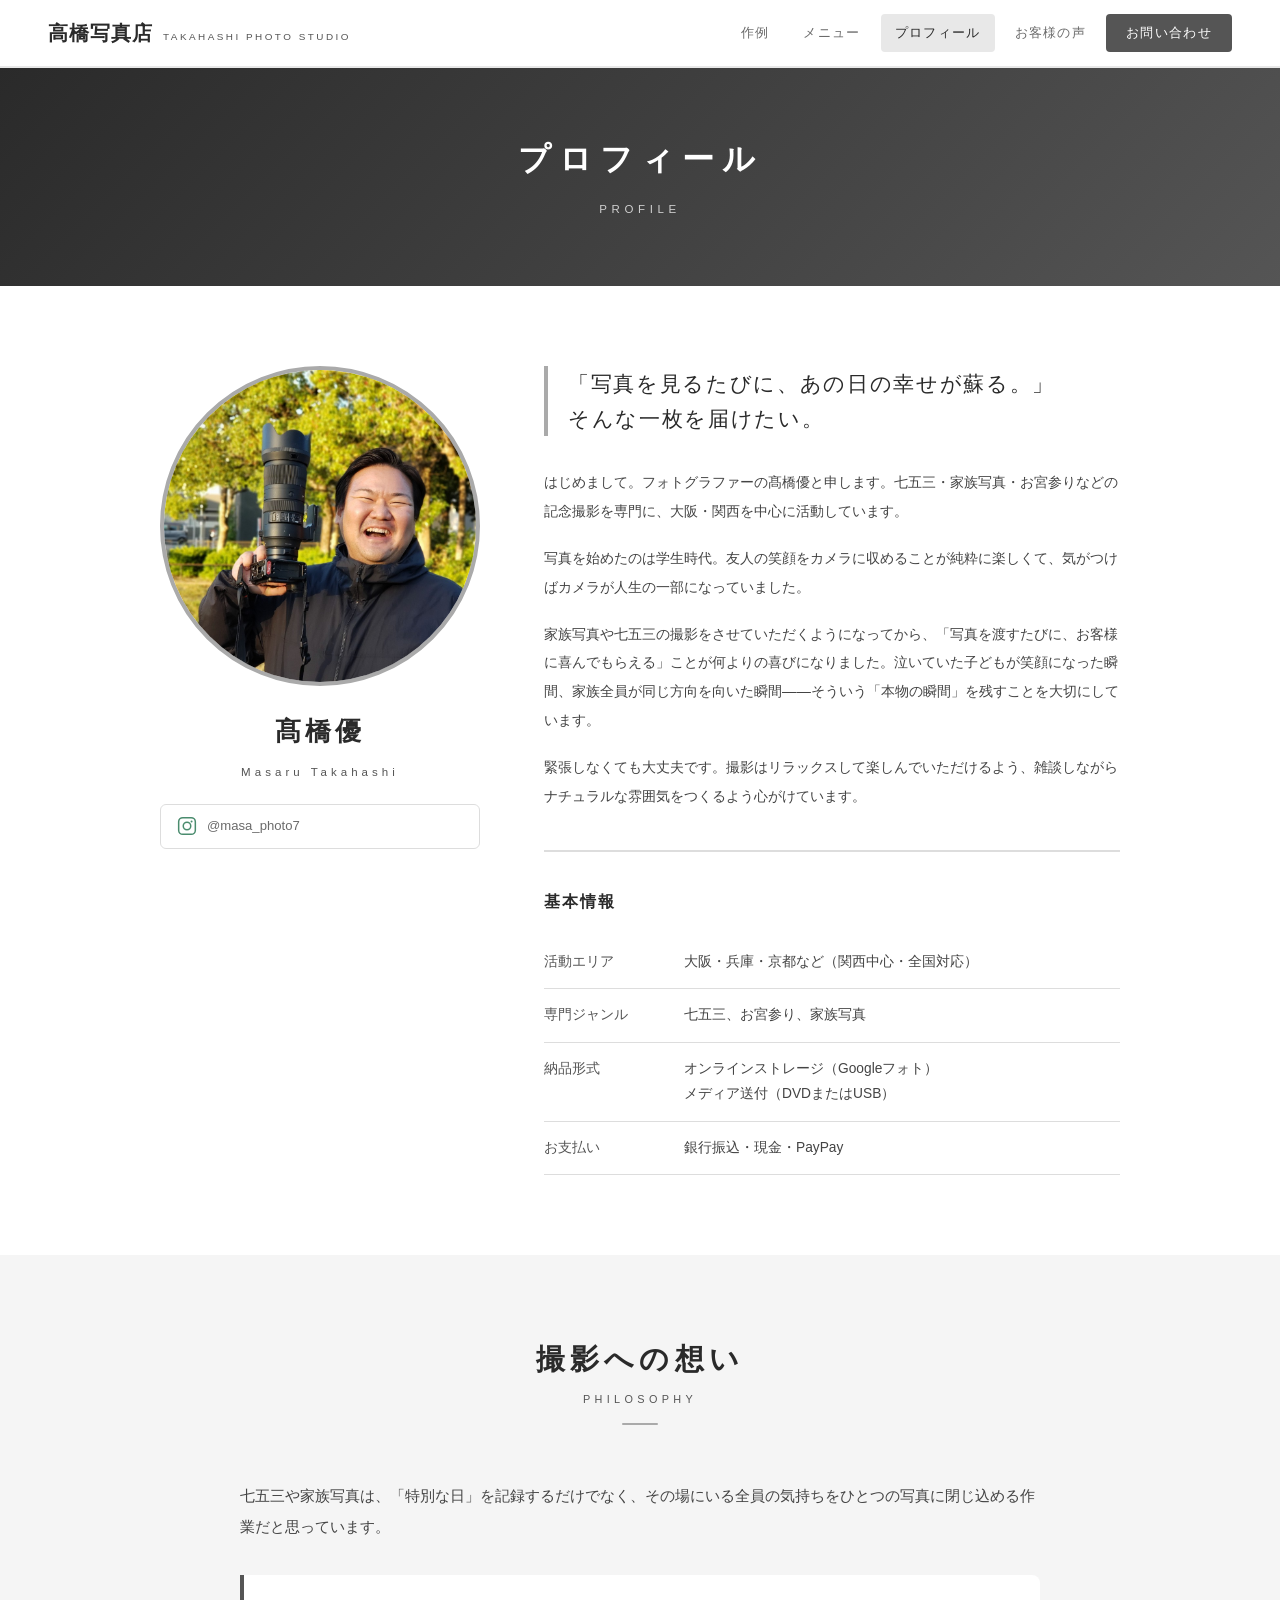
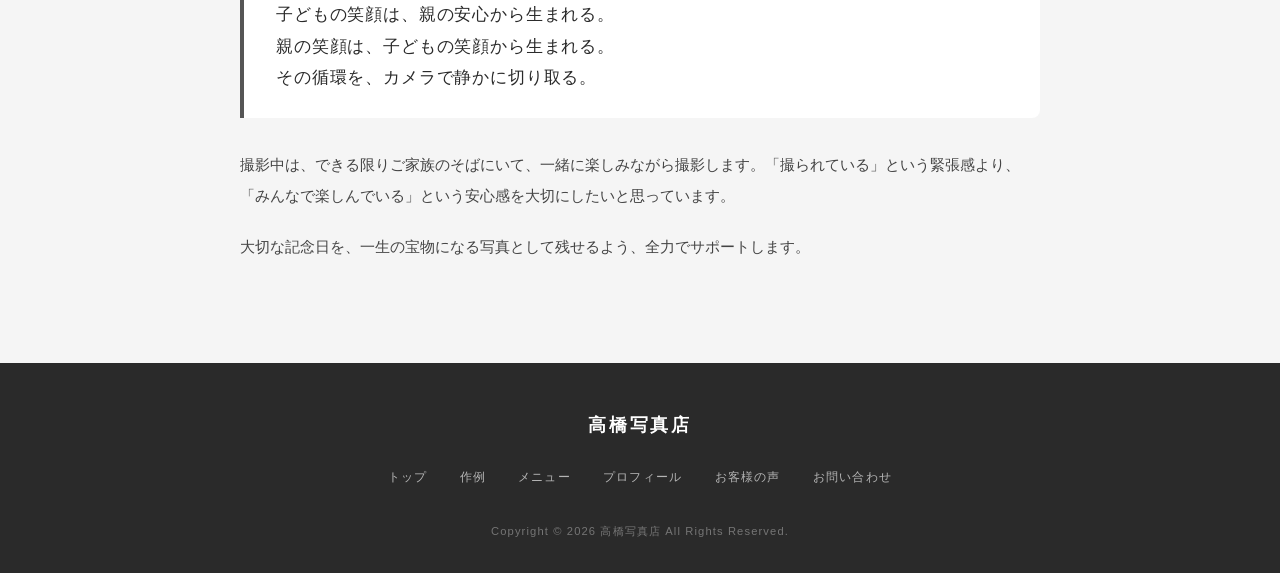
<file: profile.html>
<!DOCTYPE html>
<html lang="ja">
<head>
  <meta charset="UTF-8">
  <meta name="viewport" content="width=device-width, initial-scale=1.0">
  <title>プロフィール | 高橋写真店</title>
  <link rel="stylesheet" href="style.css">
  <style>
    .profile-wrap {
      max-width: 960px;
      margin: 0 auto;
      display: grid;
      grid-template-columns: 320px 1fr;
      gap: 64px;
      align-items: start;
    }

    .profile-left { position: sticky; top: 100px; }

    .profile-photo {
      width: 100%;
      aspect-ratio: 1/1;
      border-radius: 50%;
      overflow: hidden;
      margin-bottom: 24px;
      border: 4px solid var(--green-light);
      background: linear-gradient(145deg, #b8e4cc, #4aaa72);
      display: flex;
      align-items: center;
      justify-content: center;
    }

    .profile-photo img {
      width: 100%;
      height: 100%;
      object-fit: cover;
      display: block;
    }

    .profile-name {
      text-align: center;
      margin-bottom: 20px;
    }

    .profile-name h2 {
      font-size: 1.6rem;
      color: var(--green-dark);
      letter-spacing: 0.15em;
      margin-bottom: 4px;
    }

    .profile-name .name-en {
      font-size: 0.72rem;
      color: var(--green);
      letter-spacing: 0.35em;
    }

    .profile-sns {
      display: flex;
      flex-direction: column;
      gap: 10px;
    }

    .sns-btn {
      display: flex;
      align-items: center;
      gap: 10px;
      padding: 10px 16px;
      border: 1px solid var(--border);
      border-radius: 6px;
      text-decoration: none;
      color: var(--gray);
      font-size: 0.82rem;
      transition: all 0.2s;
    }

    .sns-btn:hover {
      border-color: var(--green);
      color: var(--green-dark);
      background: var(--green-bg);
    }

    .sns-icon { font-size: 1.2rem; }

    /* Right side */
    .profile-right {}

    .profile-catch {
      font-size: 1.3rem;
      color: var(--green-dark);
      letter-spacing: 0.08em;
      line-height: 1.7;
      margin-bottom: 32px;
      padding-left: 20px;
      border-left: 4px solid var(--green-light);
    }

    .profile-text p {
      font-size: 0.9rem;
      color: #444;
      line-height: 2.0;
      margin-bottom: 18px;
    }

    .profile-data {
      margin-top: 40px;
      border-top: 2px solid var(--border);
      padding-top: 36px;
    }

    .profile-data h3 {
      font-size: 1rem;
      color: var(--green-dark);
      letter-spacing: 0.12em;
      margin-bottom: 20px;
    }

    .data-table {
      width: 100%;
      border-collapse: collapse;
      font-size: 0.86rem;
    }

    .data-table tr { border-bottom: 1px solid var(--border); }

    .data-table th {
      text-align: left;
      padding: 14px 16px 14px 0;
      color: var(--green);
      font-weight: normal;
      width: 140px;
      vertical-align: top;
    }

    .data-table td {
      padding: 14px 0;
      color: #444;
      line-height: 1.8;
    }

    /* Thought section */
    .thought-section {
      background: var(--green-bg);
    }

    .thought-inner {
      max-width: 800px;
      margin: 0 auto;
    }

    .thought-inner p {
      font-size: 0.92rem;
      color: #444;
      line-height: 2.1;
      margin-bottom: 20px;
    }

    .thought-quote {
      background: var(--white);
      border-left: 4px solid var(--green);
      padding: 24px 32px;
      border-radius: 0 8px 8px 0;
      margin: 32px 0;
      font-size: 1.05rem;
      color: var(--green-dark);
      line-height: 1.9;
      letter-spacing: 0.05em;
    }

    /* Equipment */
    .equip-grid {
      display: grid;
      grid-template-columns: repeat(3, 1fr);
      gap: 20px;
      max-width: 800px;
      margin: 0 auto;
    }

    .equip-card {
      background: var(--white);
      border: 1px solid var(--border);
      border-radius: 8px;
      padding: 20px;
    }

    .equip-card .e-label {
      font-size: 0.65rem;
      color: var(--green);
      letter-spacing: 0.25em;
      display: block;
      margin-bottom: 8px;
    }

    .equip-card h4 {
      font-size: 0.9rem;
      color: var(--dark);
      margin-bottom: 4px;
    }

    .equip-card p {
      font-size: 0.78rem;
      color: var(--gray);
    }

    @media (max-width: 860px) {
      .profile-wrap { grid-template-columns: 1fr; }
      .profile-left { position: static; }
      .profile-photo { max-width: 300px; margin-left: auto; margin-right: auto; }
      .equip-grid { grid-template-columns: 1fr; }
    }
  </style>
</head>
<body class="page-body">

  <header>
    <a href="index.html" class="logo">
      <span class="logo-main">高橋写真店</span>
      <span class="logo-sub">TAKAHASHI PHOTO STUDIO</span>
    </a>
    <nav class="header-nav">
      <a href="works.html">作例</a>
      <a href="menu.html">メニュー</a>
      <a href="profile.html" class="active">プロフィール</a>
      <a href="voice.html">お客様の声</a>
      <a href="contact.html" class="nav-contact">お問い合わせ</a>
    </nav>
  </header>

  <div class="page-hero">
    <h1>プロフィール</h1>
    <span class="page-hero-en">PROFILE</span>
  </div>

  <!-- PROFILE MAIN -->
  <section class="section">
    <div class="profile-wrap">
      <div class="profile-left">
        <div class="profile-photo">
          <img src="profile.jpg" alt="髙橋優">
        </div>
        <div class="profile-name">
          <h2>髙橋優</h2>
          <span class="name-en">Masaru Takahashi</span>
        </div>
        <div class="profile-sns">
          <a href="https://www.instagram.com/masa_photo7/" target="_blank" rel="noopener" class="sns-btn">
            <svg viewBox="0 0 24 24" fill="none" xmlns="http://www.w3.org/2000/svg" style="width:20px;height:20px;flex-shrink:0;">
              <rect x="2" y="2" width="20" height="20" rx="5" stroke="#4a8c6e" stroke-width="1.8" fill="none"/>
              <circle cx="12" cy="12" r="4.5" stroke="#4a8c6e" stroke-width="1.8" fill="none"/>
              <circle cx="17.5" cy="6.5" r="1.2" fill="#4a8c6e"/>
            </svg>
            @masa_photo7
          </a>
        </div>
      </div>

      <div class="profile-right">
        <p class="profile-catch">「写真を見るたびに、あの日の幸せが蘇る。」<br>そんな一枚を届けたい。</p>

        <div class="profile-text">
          <p>はじめまして。フォトグラファーの髙橋優と申します。七五三・家族写真・お宮参りなどの記念撮影を専門に、大阪・関西を中心に活動しています。</p>
          <p>写真を始めたのは学生時代。友人の笑顔をカメラに収めることが純粋に楽しくて、気がつけばカメラが人生の一部になっていました。</p>
          <p>家族写真や七五三の撮影をさせていただくようになってから、「写真を渡すたびに、お客様に喜んでもらえる」ことが何よりの喜びになりました。泣いていた子どもが笑顔になった瞬間、家族全員が同じ方向を向いた瞬間——そういう「本物の瞬間」を残すことを大切にしています。</p>
          <p>緊張しなくても大丈夫です。撮影はリラックスして楽しんでいただけるよう、雑談しながらナチュラルな雰囲気をつくるよう心がけています。</p>
        </div>

        <div class="profile-data">
          <h3>基本情報</h3>
          <table class="data-table">
            <tr>
              <th>活動エリア</th>
              <td>大阪・兵庫・京都など（関西中心・全国対応）</td>
            </tr>
            <tr>
              <th>専門ジャンル</th>
              <td>七五三、お宮参り、家族写真</td>
            </tr>
            <tr>
              <th>納品形式</th>
              <td>オンラインストレージ（Googleフォト）<br>メディア送付（DVDまたはUSB）</td>
            </tr>
            <tr>
              <th>お支払い</th>
              <td>銀行振込・現金・PayPay</td>
            </tr>
          </table>
        </div>
      </div>
    </div>
  </section>

  <!-- THOUGHT -->
  <section class="section thought-section">
    <div class="section-label">
      <h2>撮影への想い</h2>
      <span class="en">PHILOSOPHY</span>
      <div class="divider"></div>
    </div>

    <div class="thought-inner">
      <p>七五三や家族写真は、「特別な日」を記録するだけでなく、その場にいる全員の気持ちをひとつの写真に閉じ込める作業だと思っています。</p>

      <div class="thought-quote">
        子どもの笑顔は、親の安心から生まれる。<br>
        親の笑顔は、子どもの笑顔から生まれる。<br>
        その循環を、カメラで静かに切り取る。
      </div>

      <p>撮影中は、できる限りご家族のそばにいて、一緒に楽しみながら撮影します。「撮られている」という緊張感より、「みんなで楽しんでいる」という安心感を大切にしたいと思っています。</p>
      <p>大切な記念日を、一生の宝物になる写真として残せるよう、全力でサポートします。</p>
    </div>
  </section>

  <footer>
    <div class="footer-logo">高橋写真店</div>
    <nav class="footer-nav">
      <a href="index.html">トップ</a>
      <a href="works.html">作例</a>
      <a href="menu.html">メニュー</a>
      <a href="profile.html">プロフィール</a>
      <a href="voice.html">お客様の声</a>
      <a href="contact.html">お問い合わせ</a>
    </nav>
    <p class="footer-copy">Copyright © 2026 高橋写真店 All Rights Reserved.</p>
  </footer>

  <button class="scroll-top" id="scrollTop" onclick="window.scrollTo({top:0,behavior:'smooth'})">▲</button>
  <script>
    window.addEventListener('scroll', () => {
      document.getElementById('scrollTop').classList.toggle('visible', scrollY > 300);
    });
  </script>
</body>
</html>
</file>
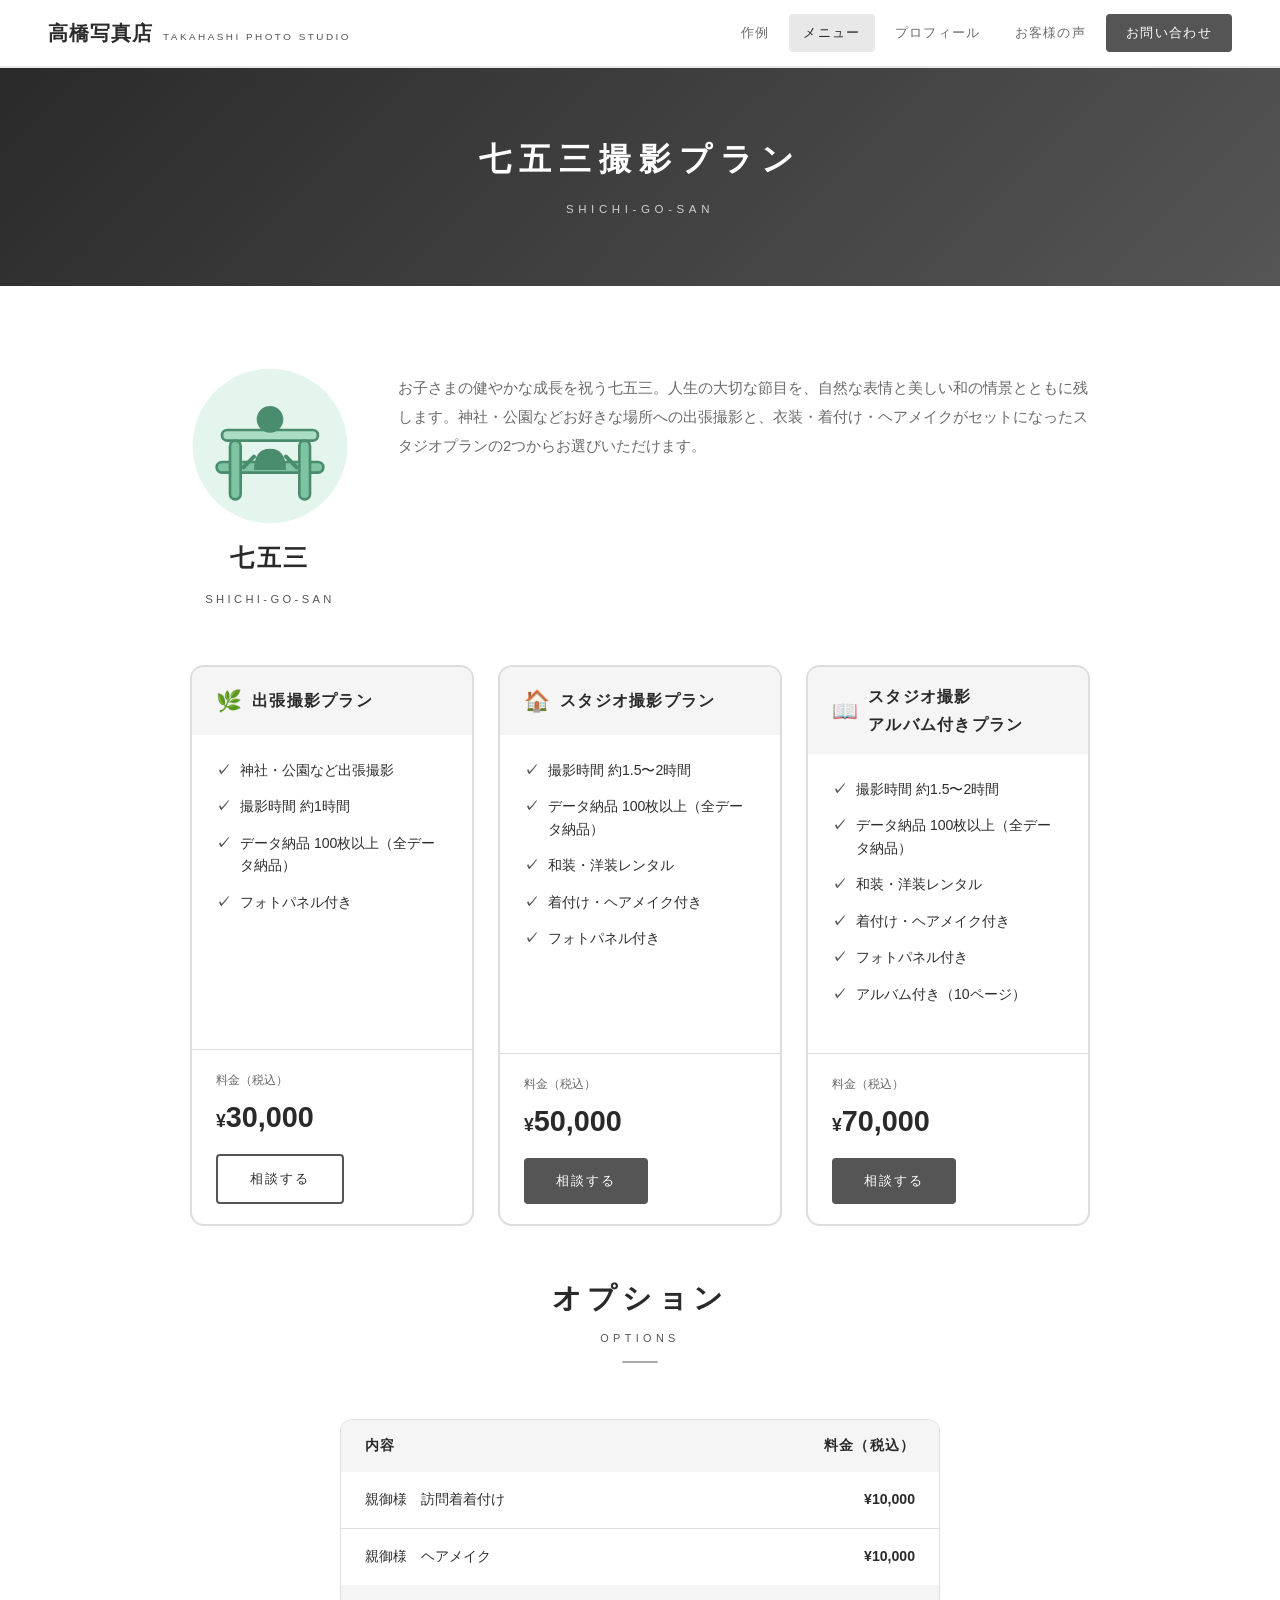
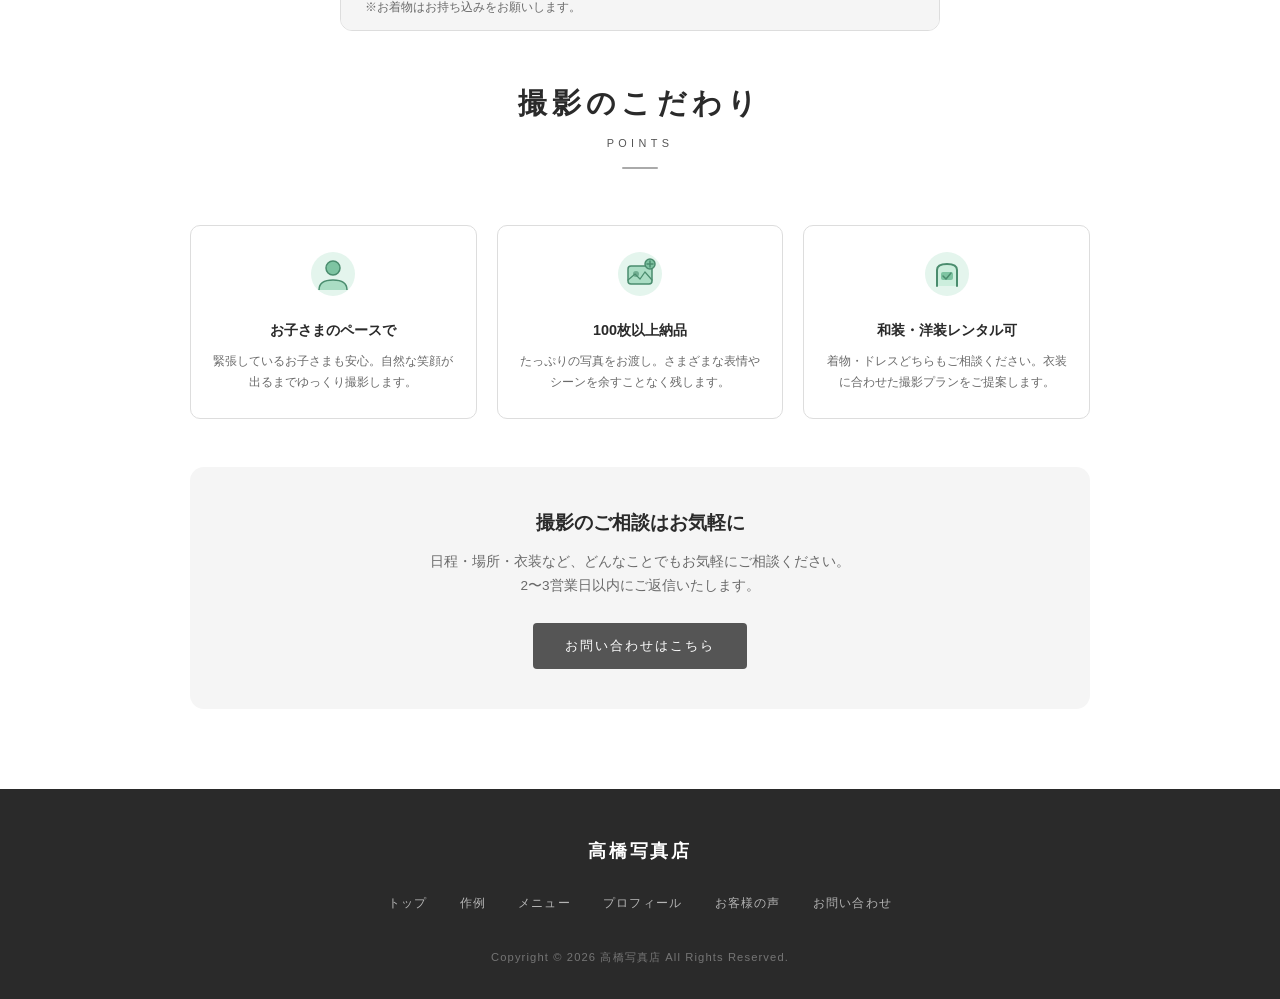
<file: shichigosan.html>
<!DOCTYPE html>
<html lang="ja">
<head>
  <meta charset="UTF-8">
  <meta name="viewport" content="width=device-width, initial-scale=1.0">
  <title>七五三撮影プラン | 高橋写真店</title>
  <link rel="stylesheet" href="style.css">
  <style>
    .plan-detail-wrap {
      max-width: 900px;
      margin: 0 auto;
    }

    .plan-detail-hero {
      display: flex;
      gap: 48px;
      align-items: flex-start;
      margin-bottom: 56px;
    }

    .plan-detail-illust {
      flex-shrink: 0;
      display: flex;
      flex-direction: column;
      align-items: center;
      gap: 12px;
    }

    .plan-detail-illust h2 {
      font-size: 1.5rem;
      color: var(--green-dark);
      letter-spacing: 0.1em;
    }

    .plan-detail-illust .en {
      font-size: 0.7rem;
      color: var(--green);
      letter-spacing: 0.3em;
    }

    .plan-detail-desc {
      flex: 1;
      padding-top: 8px;
    }

    .plan-detail-desc p {
      font-size: 0.92rem;
      color: var(--gray);
      line-height: 2;
      margin-bottom: 24px;
    }

    .plan-info-card {
      background: var(--white);
      border: 2px solid var(--border);
      border-radius: 14px;
      overflow: hidden;
    }

    .plan-info-head {
      background: var(--green-bg);
      padding: 16px 24px;
      font-size: 0.8rem;
      color: var(--green-dark);
      letter-spacing: 0.1em;
      font-weight: bold;
    }

    .plan-info-body {
      padding: 24px;
    }

    .plan-info-list {
      list-style: none;
      display: flex;
      flex-direction: column;
      gap: 14px;
      margin-bottom: 24px;
    }

    .plan-info-list li {
      display: flex;
      align-items: flex-start;
      gap: 10px;
      font-size: 0.88rem;
      color: var(--dark);
      line-height: 1.6;
    }

    .plan-info-list li::before {
      content: '✓';
      color: var(--green);
      font-weight: bold;
      flex-shrink: 0;
    }

    .plan-price-box {
      border-top: 1px solid var(--border);
      padding-top: 20px;
      display: flex;
      align-items: center;
      justify-content: space-between;
      flex-wrap: wrap;
      gap: 16px;
    }

    .plan-price-label {
      font-size: 0.78rem;
      color: var(--gray);
      margin-bottom: 4px;
    }

    .plan-price-amount {
      font-size: 2rem;
      font-weight: bold;
      color: var(--green-dark);
    }

    .plan-price-amount .yen { font-size: 1.2rem; }
    .plan-price-amount .tax { font-size: 0.75rem; color: var(--gray); font-weight: normal; margin-left: 4px; }

    .point-grid {
      display: grid;
      grid-template-columns: repeat(3, 1fr);
      gap: 20px;
      margin-bottom: 48px;
    }

    .point-card {
      background: var(--white);
      border: 1px solid var(--border);
      border-radius: 10px;
      padding: 24px 20px;
      text-align: center;
    }

    .point-card .p-icon {
      margin-bottom: 12px;
    }

    .point-card h4 {
      font-size: 0.9rem;
      color: var(--green-dark);
      margin-bottom: 8px;
    }

    .point-card p {
      font-size: 0.78rem;
      color: var(--gray);
      line-height: 1.75;
    }

    .cta-box {
      background: var(--green-bg);
      border-radius: 14px;
      padding: 40px;
      text-align: center;
    }

    .cta-box h3 {
      font-size: 1.2rem;
      color: var(--green-dark);
      margin-bottom: 10px;
    }

    .cta-box p {
      font-size: 0.85rem;
      color: var(--gray);
      margin-bottom: 24px;
      line-height: 1.8;
    }

    /* 2プランカード */
    .two-plans {
      display: grid;
      grid-template-columns: repeat(3, 1fr);
      gap: 24px;
      margin-bottom: 48px;
    }

    .plan-box {
      background: var(--white);
      border: 2px solid var(--border);
      border-radius: 14px;
      overflow: hidden;
      display: flex;
      flex-direction: column;
    }

    .plan-box-head {
      background: var(--green-bg);
      padding: 16px 24px;
      display: flex;
      align-items: center;
      gap: 10px;
    }

    .plan-box-head h3 {
      font-size: 1rem;
      color: var(--green-dark);
      letter-spacing: 0.08em;
    }

    .plan-box-head .plan-box-icon {
      font-size: 1.3rem;
    }

    .plan-box-body {
      padding: 24px;
      flex: 1;
    }

    .plan-box-footer {
      padding: 20px 24px;
      border-top: 1px solid var(--border);
      display: flex;
      align-items: center;
      justify-content: space-between;
      flex-wrap: wrap;
      gap: 12px;
    }

    .plan-box-price-label {
      font-size: 0.75rem;
      color: var(--gray);
      margin-bottom: 2px;
    }

    .plan-box-price {
      font-size: 1.8rem;
      font-weight: bold;
      color: var(--green-dark);
    }

    .plan-box-price .yen { font-size: 1.1rem; }
    .plan-box-price .tax { font-size: 0.72rem; color: var(--gray); font-weight: normal; margin-left: 4px; }

    @media (max-width: 960px) {
      .two-plans { grid-template-columns: 1fr 1fr; }
    }

    @media (max-width: 700px) {
      .plan-detail-hero { flex-direction: column; align-items: center; gap: 32px; }
      .point-grid { grid-template-columns: 1fr; }
      .plan-price-box { flex-direction: column; align-items: flex-start; }
      .cta-box { padding: 28px 20px; }
      .two-plans { grid-template-columns: 1fr; }
      .plan-box-footer { flex-direction: column; align-items: flex-start; }
    }
  </style>
</head>
<body class="page-body">

  <header>
    <a href="index.html" class="logo">
      <span class="logo-main">高橋写真店</span>
      <span class="logo-sub">TAKAHASHI PHOTO STUDIO</span>
    </a>
    <nav class="header-nav">
      <a href="works.html">作例</a>
      <a href="menu.html" class="active">メニュー</a>
      <a href="profile.html">プロフィール</a>
      <a href="voice.html">お客様の声</a>
      <a href="contact.html" class="nav-contact">お問い合わせ</a>
    </nav>
  </header>

  <div class="page-hero">
    <h1>七五三撮影プラン</h1>
    <span class="page-hero-en">SHICHI-GO-SAN</span>
  </div>

  <section class="section">
    <div class="plan-detail-wrap">

      <!-- メインビジュアル＋説明 -->
      <div class="plan-detail-hero">
        <div class="plan-detail-illust">
          <svg viewBox="0 0 120 120" fill="none" xmlns="http://www.w3.org/2000/svg" style="width:160px;height:160px;">
            <circle cx="60" cy="60" r="58" fill="#e4f5ed"/>
            <rect x="20" y="72" width="80" height="8" rx="4" fill="#7ec4a2" stroke="#4a8c6e" stroke-width="2"/>
            <rect x="24" y="48" width="72" height="8" rx="4" fill="#aaddc4" stroke="#4a8c6e" stroke-width="2"/>
            <rect x="30" y="56" width="8" height="44" rx="4" fill="#7ec4a2" stroke="#4a8c6e" stroke-width="2"/>
            <rect x="82" y="56" width="8" height="44" rx="4" fill="#7ec4a2" stroke="#4a8c6e" stroke-width="2"/>
            <circle cx="60" cy="40" r="10" fill="#4a8c6e"/>
            <path d="M48 78 Q48 62 60 62 Q72 62 72 78" fill="#4a8c6e"/>
            <path d="M48 68 L40 76" stroke="#4a8c6e" stroke-width="3" stroke-linecap="round"/>
            <path d="M72 68 L80 76" stroke="#4a8c6e" stroke-width="3" stroke-linecap="round"/>
          </svg>
          <h2>七五三</h2>
          <span class="en">SHICHI-GO-SAN</span>
        </div>

        <div class="plan-detail-desc">
          <p>お子さまの健やかな成長を祝う七五三。人生の大切な節目を、自然な表情と美しい和の情景とともに残します。神社・公園などお好きな場所への出張撮影と、衣装・着付け・ヘアメイクがセットになったスタジオプランの2つからお選びいただけます。</p>
        </div>
      </div>

      <!-- 2プラン -->
      <div class="two-plans">

        <!-- 出張撮影プラン -->
        <div class="plan-box">
          <div class="plan-box-head">
            <span class="plan-box-icon">🌿</span>
            <h3>出張撮影プラン</h3>
          </div>
          <div class="plan-box-body">
            <ul class="plan-info-list">
              <li>神社・公園など出張撮影</li>
              <li>撮影時間 約1時間</li>
              <li>データ納品 100枚以上（全データ納品）</li>
              <li>フォトパネル付き</li>
            </ul>
          </div>
          <div class="plan-box-footer">
            <div>
              <p class="plan-box-price-label">料金（税込）</p>
              <div class="plan-box-price"><span class="yen">¥</span>30,000</div>
            </div>
            <a href="contact.html" class="btn btn-outline-green">相談する</a>
          </div>
        </div>

        <!-- スタジオ撮影プラン -->
        <div class="plan-box studio">
          <div class="plan-box-head">
            <span class="plan-box-icon">🏠</span>
            <h3>スタジオ撮影プラン</h3>
          </div>
          <div class="plan-box-body">
            <ul class="plan-info-list">
              <li>撮影時間 約1.5〜2時間</li>
              <li>データ納品 100枚以上（全データ納品）</li>
              <li>和装・洋装レンタル</li>
              <li>着付け・ヘアメイク付き</li>
              <li>フォトパネル付き</li>
            </ul>
          </div>
          <div class="plan-box-footer">
            <div>
              <p class="plan-box-price-label">料金（税込）</p>
              <div class="plan-box-price"><span class="yen">¥</span>50,000</div>
            </div>
            <a href="contact.html" class="btn btn-green">相談する</a>
          </div>
        </div>

        <!-- スタジオ撮影 アルバム付きプラン -->
        <div class="plan-box studio">
          <div class="plan-box-head">
            <span class="plan-box-icon">📖</span>
            <h3>スタジオ撮影<br>アルバム付きプラン</h3>
          </div>
          <div class="plan-box-body">
            <ul class="plan-info-list">
              <li>撮影時間 約1.5〜2時間</li>
              <li>データ納品 100枚以上（全データ納品）</li>
              <li>和装・洋装レンタル</li>
              <li>着付け・ヘアメイク付き</li>
              <li>フォトパネル付き</li>
              <li>アルバム付き（10ページ）</li>
            </ul>
          </div>
          <div class="plan-box-footer">
            <div>
              <p class="plan-box-price-label">料金（税込）</p>
              <div class="plan-box-price"><span class="yen">¥</span>70,000</div>
            </div>
            <a href="contact.html" class="btn btn-green">相談する</a>
          </div>
        </div>

      </div>

      <!-- オプション -->
      <div class="section-label">
        <h2>オプション</h2>
        <span class="en">OPTIONS</span>
        <div class="divider"></div>
      </div>

      <div style="max-width:600px; margin: 0 auto 48px;">
        <div style="background:var(--white); border:1px solid var(--border); border-radius:12px; overflow:hidden;">
          <table style="width:100%; border-collapse:collapse; font-size:0.88rem;">
            <thead>
              <tr>
                <th style="background:var(--green-bg); color:var(--green-dark); padding:14px 24px; text-align:left; font-weight:bold; letter-spacing:0.08em;">内容</th>
                <th style="background:var(--green-bg); color:var(--green-dark); padding:14px 24px; text-align:right; font-weight:bold; letter-spacing:0.08em;">料金（税込）</th>
              </tr>
            </thead>
            <tbody>
              <tr>
                <td style="padding:16px 24px; color:var(--dark); border-bottom:1px solid var(--border);">親御様　訪問着着付け</td>
                <td style="padding:16px 24px; color:var(--green-dark); font-weight:bold; text-align:right; border-bottom:1px solid var(--border);">¥10,000</td>
              </tr>
              <tr>
                <td style="padding:16px 24px; color:var(--dark);">親御様　ヘアメイク</td>
                <td style="padding:16px 24px; color:var(--green-dark); font-weight:bold; text-align:right;">¥10,000</td>
              </tr>
            </tbody>
          </table>
          <p style="padding:12px 24px; font-size:0.78rem; color:var(--gray); background:var(--green-bg); margin:0;">※お着物はお持ち込みをお願いします。</p>
        </div>
      </div>

      <!-- こだわりポイント -->
      <div class="section-label">
        <h2>撮影のこだわり</h2>
        <span class="en">POINTS</span>
        <div class="divider"></div>
      </div>

      <div class="point-grid">
        <div class="point-card">
          <div class="p-icon">
            <svg viewBox="0 0 48 48" fill="none" xmlns="http://www.w3.org/2000/svg" style="width:48px;height:48px;">
              <circle cx="24" cy="24" r="22" fill="#e4f5ed"/>
              <circle cx="24" cy="18" r="7" fill="#7ec4a2" stroke="#4a8c6e" stroke-width="1.5"/>
              <path d="M10 40 Q10 30 24 30 Q38 30 38 40" fill="#aaddc4" stroke="#4a8c6e" stroke-width="1.5"/>
            </svg>
          </div>
          <h4>お子さまのペースで</h4>
          <p>緊張しているお子さまも安心。自然な笑顔が出るまでゆっくり撮影します。</p>
        </div>
        <div class="point-card">
          <div class="p-icon">
            <svg viewBox="0 0 48 48" fill="none" xmlns="http://www.w3.org/2000/svg" style="width:48px;height:48px;">
              <circle cx="24" cy="24" r="22" fill="#e4f5ed"/>
              <rect x="12" y="16" width="24" height="18" rx="3" fill="#aaddc4" stroke="#4a8c6e" stroke-width="1.5"/>
              <circle cx="20" cy="24" r="3" fill="#4a8c6e" opacity="0.6"/>
              <path d="M12 30 L19 24 L24 29 L29 22 L36 30" stroke="#4a8c6e" stroke-width="1.2" stroke-linecap="round" fill="none"/>
              <circle cx="34" cy="14" r="5" fill="#7ec4a2" stroke="#4a8c6e" stroke-width="1.5"/>
              <line x1="34" y1="11" x2="34" y2="17" stroke="#4a8c6e" stroke-width="1.5" stroke-linecap="round"/>
              <line x1="31" y1="14" x2="37" y2="14" stroke="#4a8c6e" stroke-width="1.5" stroke-linecap="round"/>
            </svg>
          </div>
          <h4>100枚以上納品</h4>
          <p>たっぷりの写真をお渡し。さまざまな表情やシーンを余すことなく残します。</p>
        </div>
        <div class="point-card">
          <div class="p-icon">
            <svg viewBox="0 0 48 48" fill="none" xmlns="http://www.w3.org/2000/svg" style="width:48px;height:48px;">
              <circle cx="24" cy="24" r="22" fill="#e4f5ed"/>
              <path d="M14 36 L14 20 Q14 14 24 14 Q34 14 34 20 L34 36" stroke="#4a8c6e" stroke-width="2" stroke-linecap="round" fill="#cceedd"/>
              <rect x="18" y="22" width="12" height="8" rx="2" fill="#7ec4a2"/>
              <path d="M20 26 L23 29 L28 23" stroke="#4a8c6e" stroke-width="1.5" stroke-linecap="round" stroke-linejoin="round" fill="none"/>
            </svg>
          </div>
          <h4>和装・洋装レンタル可</h4>
          <p>着物・ドレスどちらもご相談ください。衣装に合わせた撮影プランをご提案します。</p>
        </div>
      </div>

      <!-- CTA -->
      <div class="cta-box">
        <h3>撮影のご相談はお気軽に</h3>
        <p>日程・場所・衣装など、どんなことでもお気軽にご相談ください。<br>2〜3営業日以内にご返信いたします。</p>
        <a href="contact.html" class="btn btn-green">お問い合わせはこちら</a>
      </div>

    </div>
  </section>

  <footer>
    <div class="footer-logo">高橋写真店</div>
    <nav class="footer-nav">
      <a href="index.html">トップ</a>
      <a href="works.html">作例</a>
      <a href="menu.html">メニュー</a>
      <a href="profile.html">プロフィール</a>
      <a href="voice.html">お客様の声</a>
      <a href="contact.html">お問い合わせ</a>
    </nav>
    <p class="footer-copy">Copyright © 2026 高橋写真店 All Rights Reserved.</p>
  </footer>

  <button class="scroll-top" id="scrollTop" onclick="window.scrollTo({top:0,behavior:'smooth'})">▲</button>
  <script>
    window.addEventListener('scroll', () => {
      document.getElementById('scrollTop').classList.toggle('visible', scrollY > 300);
    });
  </script>
</body>
</html>
</file>
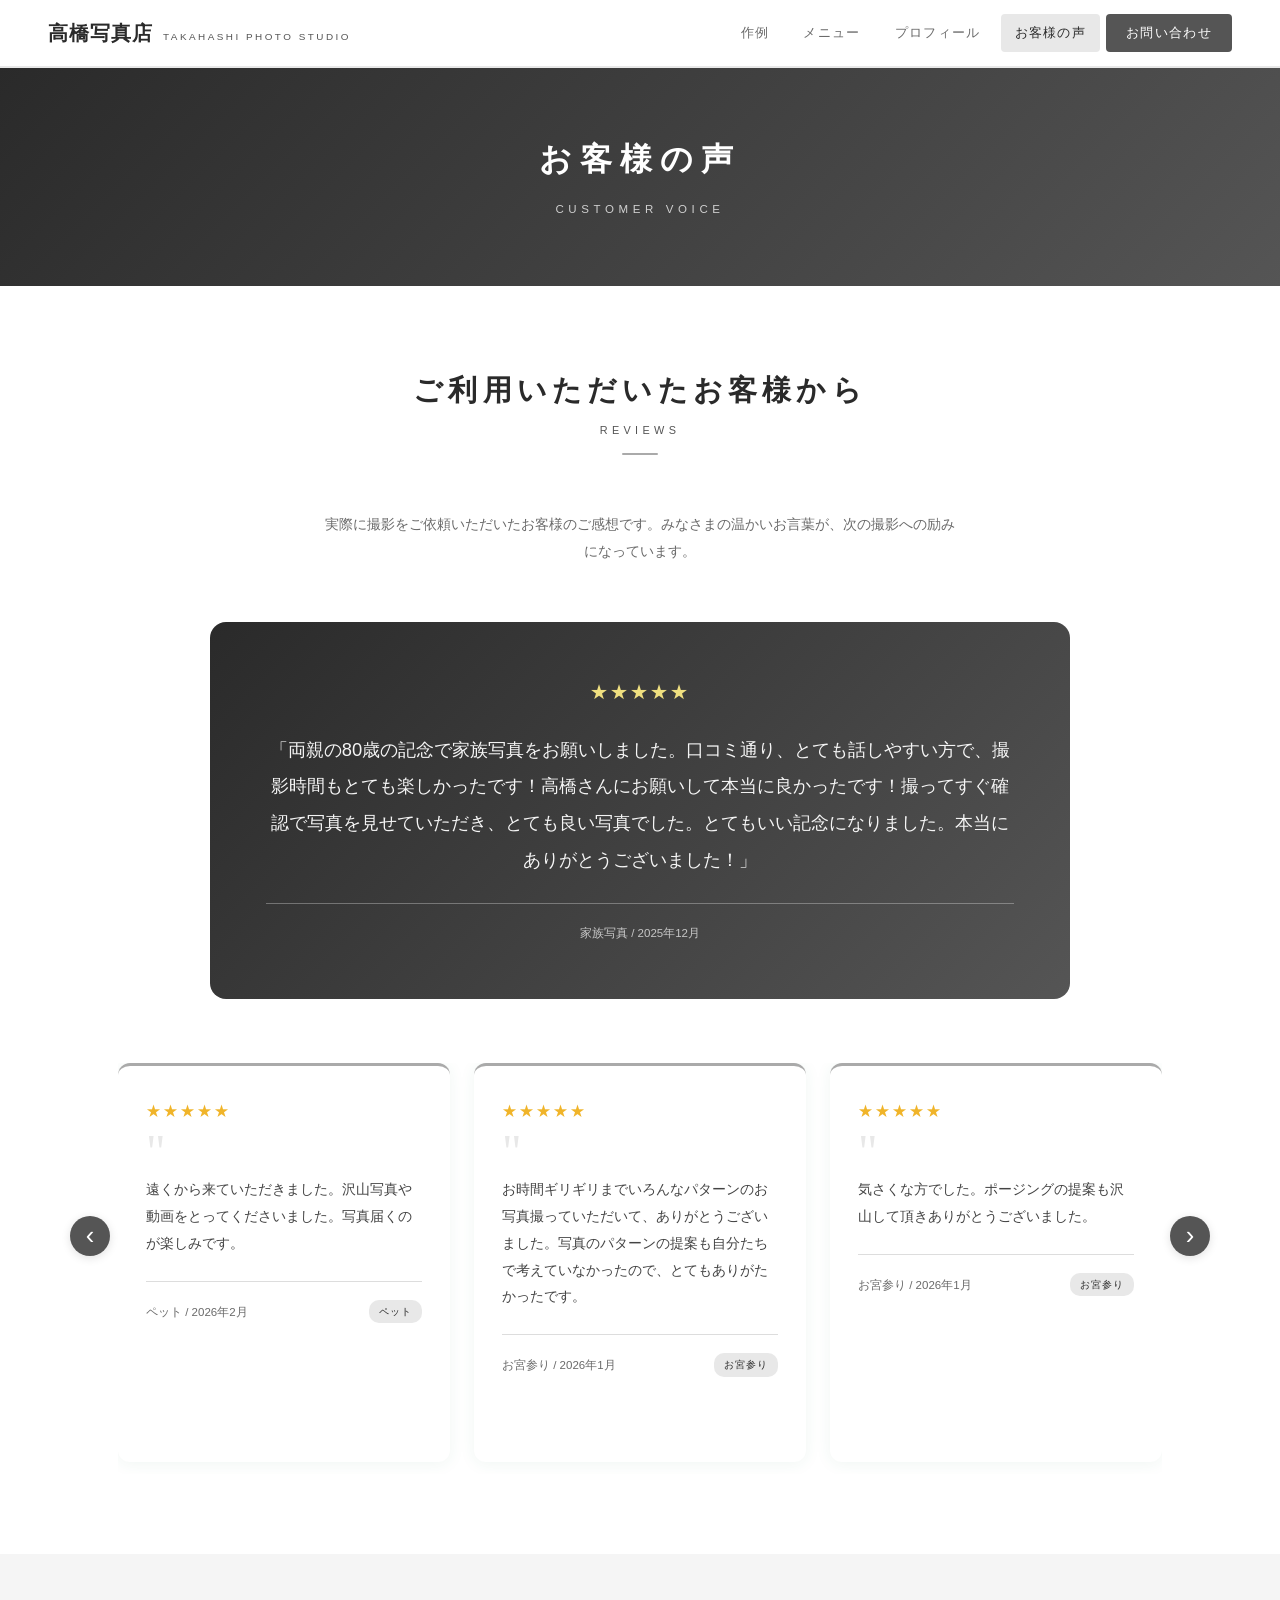
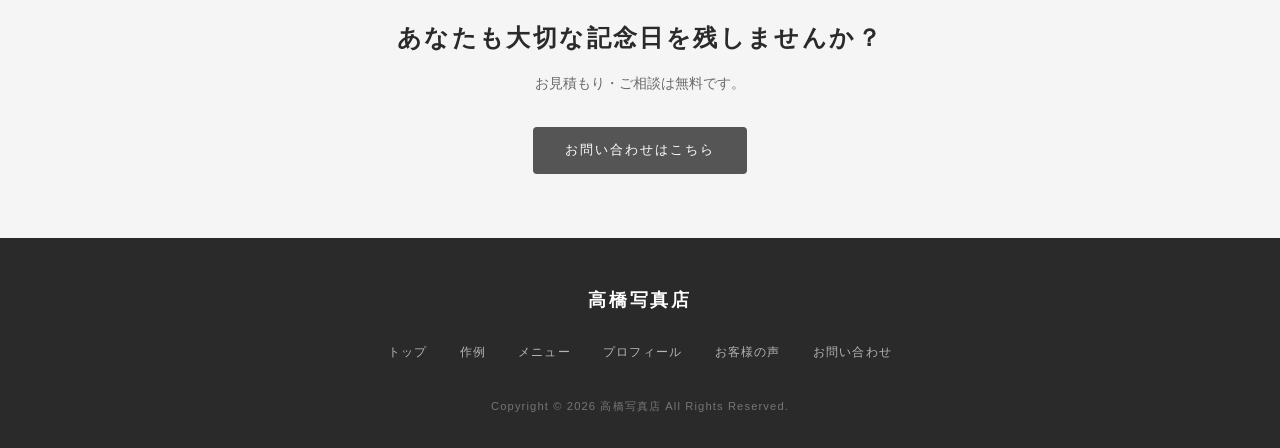
<file: voice.html>
<!DOCTYPE html>
<html lang="ja">
<head>
  <meta charset="UTF-8">
  <meta name="viewport" content="width=device-width, initial-scale=1.0">
  <title>お客様の声 | 高橋写真店</title>
  <link rel="stylesheet" href="style.css">
  <style>
    .voice-intro {
      text-align: center;
      max-width: 640px;
      margin: 0 auto 56px;
      font-size: 0.9rem;
      color: var(--gray);
      line-height: 1.9;
    }

    /* Stats */
    .stats-grid {
      display: grid;
      grid-template-columns: repeat(4, 1fr);
      gap: 24px;
      max-width: 900px;
      margin: 0 auto 72px;
    }

    .stat-card {
      background: var(--white);
      border: 1px solid var(--border);
      border-radius: 10px;
      text-align: center;
      padding: 28px 16px;
    }

    .stat-num {
      font-size: 2.4rem;
      font-weight: bold;
      color: var(--green-dark);
      line-height: 1;
      margin-bottom: 8px;
    }

    .stat-num span { font-size: 1rem; }
    .stat-label { font-size: 0.78rem; color: var(--gray); letter-spacing: 0.05em; }

    /* Voice Cards */
    .voice-grid {
      display: grid;
      grid-template-columns: repeat(3, 1fr);
      gap: 28px;
      max-width: 1100px;
      margin: 0 auto;
    }

    .voice-card {
      background: var(--white);
      border-radius: 12px;
      padding: 32px 28px;
      box-shadow: 0 2px 16px rgba(42,122,82,0.07);
      position: relative;
      border-top: 3px solid var(--green-light);
    }

    .vc-stars {
      color: #f0b429;
      font-size: 0.95rem;
      margin-bottom: 16px;
      letter-spacing: 2px;
    }

    .vc-quote {
      font-size: 3rem;
      color: var(--green-pale);
      line-height: 0.5;
      margin-bottom: 12px;
      font-family: Georgia, serif;
    }

    .vc-text {
      font-size: 0.88rem;
      color: #444;
      line-height: 1.9;
      margin-bottom: 24px;
    }

    .vc-meta {
      display: flex;
      align-items: center;
      gap: 14px;
      border-top: 1px solid var(--border);
      padding-top: 18px;
    }

    .vc-avatar {
      width: 44px;
      height: 44px;
      border-radius: 50%;
      background: transparent;
      display: flex;
      align-items: center;
      justify-content: center;
      font-size: 1.3rem;
      flex-shrink: 0;
      overflow: hidden;
    }

    .vc-info { flex: 1; }

    .vc-name {
      font-size: 0.88rem;
      color: var(--green-dark);
      font-weight: bold;
      letter-spacing: 0.05em;
    }

    .vc-detail {
      font-size: 0.72rem;
      color: var(--gray);
      margin-top: 2px;
    }

    .vc-tag {
      font-size: 0.65rem;
      background: var(--green-pale);
      color: var(--green-dark);
      padding: 3px 10px;
      border-radius: 10px;
      letter-spacing: 0.1em;
    }

    /* Featured large voice */
    .voice-featured {
      background: linear-gradient(135deg, var(--green-dark), var(--green));
      border-radius: 16px;
      padding: 56px;
      color: #fff;
      text-align: center;
      max-width: 860px;
      margin: 0 auto 64px;
    }

    .voice-featured .vc-stars { color: #f0e080; font-size: 1.1rem; }

    .voice-featured blockquote {
      font-size: 1.15rem;
      line-height: 2;
      margin: 24px 0;
      opacity: 0.95;
      font-style: normal;
    }

    .voice-featured .vc-meta {
      justify-content: center;
      border-top-color: rgba(255,255,255,0.3);
    }

    .voice-featured .vc-name { color: #fff; }
    .voice-featured .vc-detail { color: rgba(255,255,255,0.7); }

    .voice-featured .vc-avatar {
      background: rgba(255,255,255,0.25);
    }

    /* Carousel */
    .carousel-wrap {
      position: relative;
      max-width: 1140px;
      margin: 0 auto;
      padding: 0 48px;
    }

    .voice-carousel {
      display: flex;
      gap: 24px;
      overflow-x: auto;
      scroll-behavior: smooth;
      scroll-snap-type: x mandatory;
      padding-bottom: 12px;
      -ms-overflow-style: none;
      scrollbar-width: none;
    }

    .voice-carousel::-webkit-scrollbar { display: none; }

    .voice-carousel .voice-card {
      flex: 0 0 calc(33.333% - 16px);
      scroll-snap-align: start;
      min-width: 260px;
    }

    .carousel-btn {
      position: absolute;
      top: 42%;
      transform: translateY(-50%);
      background: var(--green);
      color: #fff;
      border: none;
      border-radius: 50%;
      width: 40px;
      height: 40px;
      font-size: 1.6rem;
      cursor: pointer;
      display: flex;
      align-items: center;
      justify-content: center;
      box-shadow: 0 2px 10px rgba(0,0,0,0.12);
      transition: background 0.2s;
      z-index: 5;
    }

    .carousel-btn:hover { background: var(--green-dark); }
    .carousel-btn.prev { left: 0; }
    .carousel-btn.next { right: 0; }

    .carousel-count {
      text-align: center;
      margin-top: 20px;
      font-size: 0.78rem;
      color: var(--gray);
    }

    @media (max-width: 860px) {
      .stats-grid { grid-template-columns: repeat(2, 1fr); }
      .voice-grid { grid-template-columns: 1fr; max-width: 480px; }
      .voice-featured { padding: 36px 24px; }
      .voice-featured blockquote { font-size: 1rem; }
    }
  </style>
</head>
<body class="page-body">

  <header>
    <a href="index.html" class="logo">
      <span class="logo-main">高橋写真店</span>
      <span class="logo-sub">TAKAHASHI PHOTO STUDIO</span>
    </a>
    <nav class="header-nav">
      <a href="works.html">作例</a>
      <a href="menu.html">メニュー</a>
      <a href="profile.html">プロフィール</a>
      <a href="voice.html" class="active">お客様の声</a>
      <a href="contact.html" class="nav-contact">お問い合わせ</a>
    </nav>
  </header>

  <div class="page-hero">
    <h1>お客様の声</h1>
    <span class="page-hero-en">CUSTOMER VOICE</span>
  </div>

  <section class="section">
    <div class="section-label">
      <h2>ご利用いただいたお客様から</h2>
      <span class="en">REVIEWS</span>
      <div class="divider"></div>
    </div>

    <p class="voice-intro">実際に撮影をご依頼いただいたお客様のご感想です。みなさまの温かいお言葉が、次の撮影への励みになっています。</p>

    <!-- Featured -->
    <div class="voice-featured">
      <div class="vc-stars">★★★★★</div>
      <blockquote>
        「両親の80歳の記念で家族写真をお願いしました。口コミ通り、とても話しやすい方で、撮影時間もとても楽しかったです！高橋さんにお願いして本当に良かったです！撮ってすぐ確認で写真を見せていただき、とても良い写真でした。とてもいい記念になりました。本当にありがとうございました！」
      </blockquote>
      <div class="vc-meta">
        <div class="vc-info">
          <div class="vc-detail">家族写真 / 2025年12月</div>
        </div>
      </div>
    </div>

    <!-- Voice Carousel -->
    <div class="carousel-wrap">
      <button class="carousel-btn prev" onclick="scrollCarousel(-1)">&#8249;</button>
      <div class="voice-carousel" id="voiceCarousel">

        <!-- 1 -->
        <div class="voice-card">
          <div class="vc-stars">★★★★★</div>
          <div class="vc-quote">"</div>
          <p class="vc-text">遠くから来ていただきました。沢山写真や動画をとってくださいました。写真届くのが楽しみです。</p>
          <div class="vc-meta">
            <div class="vc-info"><div class="vc-detail">ペット / 2026年2月</div></div>
            <span class="vc-tag">ペット</span>
          </div>
        </div>

        <!-- 2 -->
        <div class="voice-card">
          <div class="vc-stars">★★★★★</div>
          <div class="vc-quote">"</div>
          <p class="vc-text">お時間ギリギリまでいろんなパターンのお写真撮っていただいて、ありがとうございました。写真のパターンの提案も自分たちで考えていなかったので、とてもありがたかったです。</p>
          <div class="vc-meta">
            <div class="vc-info"><div class="vc-detail">お宮参り / 2026年1月</div></div>
            <span class="vc-tag">お宮参り</span>
          </div>
        </div>

        <!-- 3 -->
        <div class="voice-card">
          <div class="vc-stars">★★★★★</div>
          <div class="vc-quote">"</div>
          <p class="vc-text">気さくな方でした。ポージングの提案も沢山して頂きありがとうございました。</p>
          <div class="vc-meta">
            <div class="vc-info"><div class="vc-detail">お宮参り / 2026年1月</div></div>
            <span class="vc-tag">お宮参り</span>
          </div>
        </div>

        <!-- 4 -->
        <div class="voice-card">
          <div class="vc-stars">★★★★★</div>
          <div class="vc-quote">"</div>
          <p class="vc-text">七五三の写真を撮っていただきました。当日は撮影に使う和傘を用意してくださいました。娘はカメラを向けられているのと慣れない着物で緊張ぎみでしたが、納品していただいた写真は自然体でとても良い笑顔の写真がいっぱいでした。また機会があれば、お願いしたいです。</p>
          <div class="vc-meta">
            <div class="vc-info"><div class="vc-detail">七五三 / 2025年12月</div></div>
            <span class="vc-tag">七五三</span>
          </div>
        </div>

        <!-- 5 -->
        <div class="voice-card">
          <div class="vc-stars">★★★★★</div>
          <div class="vc-quote">"</div>
          <p class="vc-text">とても親切にご対応いただきました。ぜひまたお願いさせていただければと思います。</p>
          <div class="vc-meta">
            <div class="vc-info"><div class="vc-detail">ニューボーンフォト / 2025年11月</div></div>
            <span class="vc-tag">ニューボーン</span>
          </div>
        </div>

        <!-- 6 -->
        <div class="voice-card">
          <div class="vc-stars">★★★★★</div>
          <div class="vc-quote">"</div>
          <p class="vc-text">出張写真は初めてで、３人目のお宮参りで撮影して頂きました。子供にも自然に話かけてくれて、自分達では撮れない家族写真を時間目一杯沢山撮って頂き良かったです。</p>
          <div class="vc-meta">
            <div class="vc-info"><div class="vc-detail">お宮参り / 2025年10月</div></div>
            <span class="vc-tag">お宮参り</span>
          </div>
        </div>

        <!-- 7 -->
        <div class="voice-card">
          <div class="vc-stars">★★★★★</div>
          <div class="vc-quote">"</div>
          <p class="vc-text">下の子のお宮参りで家族写真の撮影をお願いしました。とても気さくな方で、2歳の上の子も緊張せず、撮影後は「楽しかった！」と言っていました。納品された写真は自然な温かい雰囲気に仕上がっていました。</p>
          <div class="vc-meta">
            <div class="vc-info"><div class="vc-detail">お宮参り / 2025年9月</div></div>
            <span class="vc-tag">お宮参り</span>
          </div>
        </div>

        <!-- 8 -->
        <div class="voice-card">
          <div class="vc-stars">★★★★★</div>
          <div class="vc-quote">"</div>
          <p class="vc-text">先日は、遠方にかかわらず快くお引き受けいただきありがとうございました！たくさんのデータを納めていただいておかげさまで良い記念となりました。</p>
          <div class="vc-meta">
            <div class="vc-info"><div class="vc-detail">お宮参り / 2025年4月</div></div>
            <span class="vc-tag">お宮参り</span>
          </div>
        </div>

        <!-- 9 -->
        <div class="voice-card">
          <div class="vc-stars">★★★★★</div>
          <div class="vc-quote">"</div>
          <p class="vc-text">優しい雰囲気の写真をたくさん撮っていただきました。構図が決まっているものから、自然体の写真まで、どのお写真もとても素敵でした。ありがとうございました。</p>
          <div class="vc-meta">
            <div class="vc-info"><div class="vc-detail">七五三 / 2024年12月</div></div>
            <span class="vc-tag">七五三</span>
          </div>
        </div>

        <!-- 10 -->
        <div class="voice-card">
          <div class="vc-stars">★★★★★</div>
          <div class="vc-quote">"</div>
          <p class="vc-text">お宮参りで依頼させて頂きました！30分も遅れたにも関わらず、快く笑顔で対応して下さりありがとうございました。笑顔で最後まで綺麗な写真を撮ってくださいました。本当にいい日になりました。ありがとうございました。</p>
          <div class="vc-meta">
            <div class="vc-info"><div class="vc-detail">お宮参り / 2024年12月</div></div>
            <span class="vc-tag">お宮参り</span>
          </div>
        </div>

        <!-- 11 -->
        <div class="voice-card">
          <div class="vc-stars">★★★★★</div>
          <div class="vc-quote">"</div>
          <p class="vc-text">今回はありがとうございました！トータルで400枚以上納品していただき、非常に嬉しいです！！写り方も提案していただけたり、私からの要望にも応えていただけて、ありがたかったです。また次は七五三もお願いしたいです。</p>
          <div class="vc-meta">
            <div class="vc-info"><div class="vc-detail">お宮参り / 2024年11月</div></div>
            <span class="vc-tag">お宮参り</span>
          </div>
        </div>

        <!-- 12 -->
        <div class="voice-card">
          <div class="vc-stars">★★★★★</div>
          <div class="vc-quote">"</div>
          <p class="vc-text">とても気さくな方で何枚も撮ってくださり、撮りたいショットないですかとこちらの希望も聞いてくださり助かりました。途中で息子がぐずった時も気長に待ってくださり本当にありがたかったです。自分たちでは撮れない綺麗な写真が撮れて本当にお願いしてよかったです。</p>
          <div class="vc-meta">
            <div class="vc-info"><div class="vc-detail">お宮参り / 2024年10月</div></div>
            <span class="vc-tag">お宮参り</span>
          </div>
        </div>

        <!-- 13 -->
        <div class="voice-card">
          <div class="vc-stars">★★★★★</div>
          <div class="vc-quote">"</div>
          <p class="vc-text">とても綺麗なお写真で大変満足です！足元の悪い日に遠い所から本当にありがとうございました！！</p>
          <div class="vc-meta">
            <div class="vc-info"><div class="vc-detail">お宮参り / 2024年6月</div></div>
            <span class="vc-tag">お宮参り</span>
          </div>
        </div>

        <!-- 14 -->
        <div class="voice-card">
          <div class="vc-stars">★★★★★</div>
          <div class="vc-quote">"</div>
          <p class="vc-text">お宮参りでの家族写真を撮っていただきました。高橋さんが気さくで優しい方でしたので安心しました。撮影場所や構成も提案してくださったり、こちらの希望の構成も撮っていただきました。仕上がった写真はどれもいい表情をした素敵な写真ばかりで大満足しています。</p>
          <div class="vc-meta">
            <div class="vc-info"><div class="vc-detail">お宮参り / 2024年4月</div></div>
            <span class="vc-tag">お宮参り</span>
          </div>
        </div>

        <!-- 15 -->
        <div class="voice-card">
          <div class="vc-stars">★★★★★</div>
          <div class="vc-quote">"</div>
          <p class="vc-text">娘のぐずぐずで予定の1時間を無理言って撮影時間を短くしてもらいましたがとても良い写真ばかりでよかったです。他のフォトグラファーさんよりも値段もお手頃でたくさん写真も撮ってもらえたのですごく満足してます。</p>
          <div class="vc-meta">
            <div class="vc-info"><div class="vc-detail">お宮参り / 2024年2月</div></div>
            <span class="vc-tag">お宮参り</span>
          </div>
        </div>

        <!-- 16 -->
        <div class="voice-card">
          <div class="vc-stars">★★★★★</div>
          <div class="vc-quote">"</div>
          <p class="vc-text">お世辞ではなく本当に髙橋さんにお願いしてよかったと思います。撮影スタート時、家族全員とても緊張していましたが会話や雰囲気でリラックスでき、とても楽しく思い出に残る時間を過ごせました。また機会がありましたら、お願いしたいと思います。</p>
          <div class="vc-meta">
            <div class="vc-info"><div class="vc-detail">家族写真 / 2024年2月</div></div>
            <span class="vc-tag">家族写真</span>
          </div>
        </div>

        <!-- 17 -->
        <div class="voice-card">
          <div class="vc-stars">★★★★★</div>
          <div class="vc-quote">"</div>
          <p class="vc-text">とっても素敵な家族写真を撮って頂けました！強風がひどく子供達の機嫌もあまり良く無い状況での撮影でしたが、最善を尽くして撮って頂けたので大満足でした！また、記念日など是非お願いしようと思います。</p>
          <div class="vc-meta">
            <div class="vc-info"><div class="vc-detail">家族写真 / 2023年12月</div></div>
            <span class="vc-tag">家族写真</span>
          </div>
        </div>

        <!-- 18 -->
        <div class="voice-card">
          <div class="vc-stars">★★★★★</div>
          <div class="vc-quote">"</div>
          <p class="vc-text">家族写真の撮影をお願いしました。事前の打ち合わせから当日までスムーズに対応していただき安心出来ました。当日は素敵な撮影場所を提案して下さったり、撮影も楽しく出来ました。また機会があれば是非宜しくお願いいたします。</p>
          <div class="vc-meta">
            <div class="vc-info"><div class="vc-detail">家族写真 / 2023年11月</div></div>
            <span class="vc-tag">家族写真</span>
          </div>
        </div>

        <!-- 19 -->
        <div class="voice-card">
          <div class="vc-stars">★★★★★</div>
          <div class="vc-quote">"</div>
          <p class="vc-text">とても素敵な撮影をしていただきました。たっぷり1時間写真を撮っていただき、データを全て送って下さりました。数百枚分です！！とてもお話しやすい方で、安心して撮影も出来ました。</p>
          <div class="vc-meta">
            <div class="vc-info"><div class="vc-detail">家族写真 / 2023年9月</div></div>
            <span class="vc-tag">家族写真</span>
          </div>
        </div>

        <!-- 20 -->
        <div class="voice-card">
          <div class="vc-stars">★★★★★</div>
          <div class="vc-quote">"</div>
          <p class="vc-text">暖かい人柄で家族の自然な雰囲気を引き出してくれます。リラックスして楽しく撮影ができました。毎回撮ってもらった写真を祖父母に見せるのが楽しみです。これからも定期的にお願いして家族の思い出を残していきたいと思います。</p>
          <div class="vc-meta">
            <div class="vc-info"><div class="vc-detail">家族写真 / 2023年9月</div></div>
            <span class="vc-tag">家族写真</span>
          </div>
        </div>

        <!-- 21 -->
        <div class="voice-card">
          <div class="vc-stars">★★★★★</div>
          <div class="vc-quote">"</div>
          <p class="vc-text">2回撮影して頂きましたが、すごい話しやすくて楽しく撮影ができています。枚数はかなり多いのですが、レタッチも丁寧にして下さっていてお気に入りの写真が多くあります。</p>
          <div class="vc-meta">
            <div class="vc-info"><div class="vc-detail">家族写真 / 2023年9月</div></div>
            <span class="vc-tag">家族写真</span>
          </div>
        </div>

        <!-- 22 -->
        <div class="voice-card">
          <div class="vc-stars">★★★★★</div>
          <div class="vc-quote">"</div>
          <p class="vc-text">この度はお世話になり、ありがとうございました。事前の細やかなお打ち合わせ、頂いたお写真も大大大満足です。またお願い致します。</p>
          <div class="vc-meta">
            <div class="vc-info"><div class="vc-detail">家族写真 / 2023年9月</div></div>
            <span class="vc-tag">家族写真</span>
          </div>
        </div>

      </div><!-- /voice-carousel -->
      <button class="carousel-btn next" onclick="scrollCarousel(1)">&#8250;</button>
    </div>
  </section>

  <!-- CTA -->
  <section style="background:var(--green-bg);padding:64px 24px;text-align:center;">
    <h2 style="font-size:1.5rem;color:var(--green-dark);margin-bottom:12px;letter-spacing:0.1em;">あなたも大切な記念日を残しませんか？</h2>
    <p style="color:var(--gray);font-size:0.9rem;margin-bottom:32px;">お見積もり・ご相談は無料です。</p>
    <a href="contact.html" class="btn btn-green">お問い合わせはこちら</a>
  </section>

  <footer>
    <div class="footer-logo">高橋写真店</div>
    <nav class="footer-nav">
      <a href="index.html">トップ</a>
      <a href="works.html">作例</a>
      <a href="menu.html">メニュー</a>
      <a href="profile.html">プロフィール</a>
      <a href="voice.html">お客様の声</a>
      <a href="contact.html">お問い合わせ</a>
    </nav>
    <p class="footer-copy">Copyright © 2026 高橋写真店 All Rights Reserved.</p>
  </footer>

  <button class="scroll-top" id="scrollTop" onclick="window.scrollTo({top:0,behavior:'smooth'})">▲</button>
  <script>
    window.addEventListener('scroll', () => {
      document.getElementById('scrollTop').classList.toggle('visible', scrollY > 300);
    });

    function scrollCarousel(dir) {
      const c = document.getElementById('voiceCarousel');
      c.scrollBy({ left: dir * (c.offsetWidth * 0.85), behavior: 'smooth' });
    }
  </script>
</body>
</html>
</file>
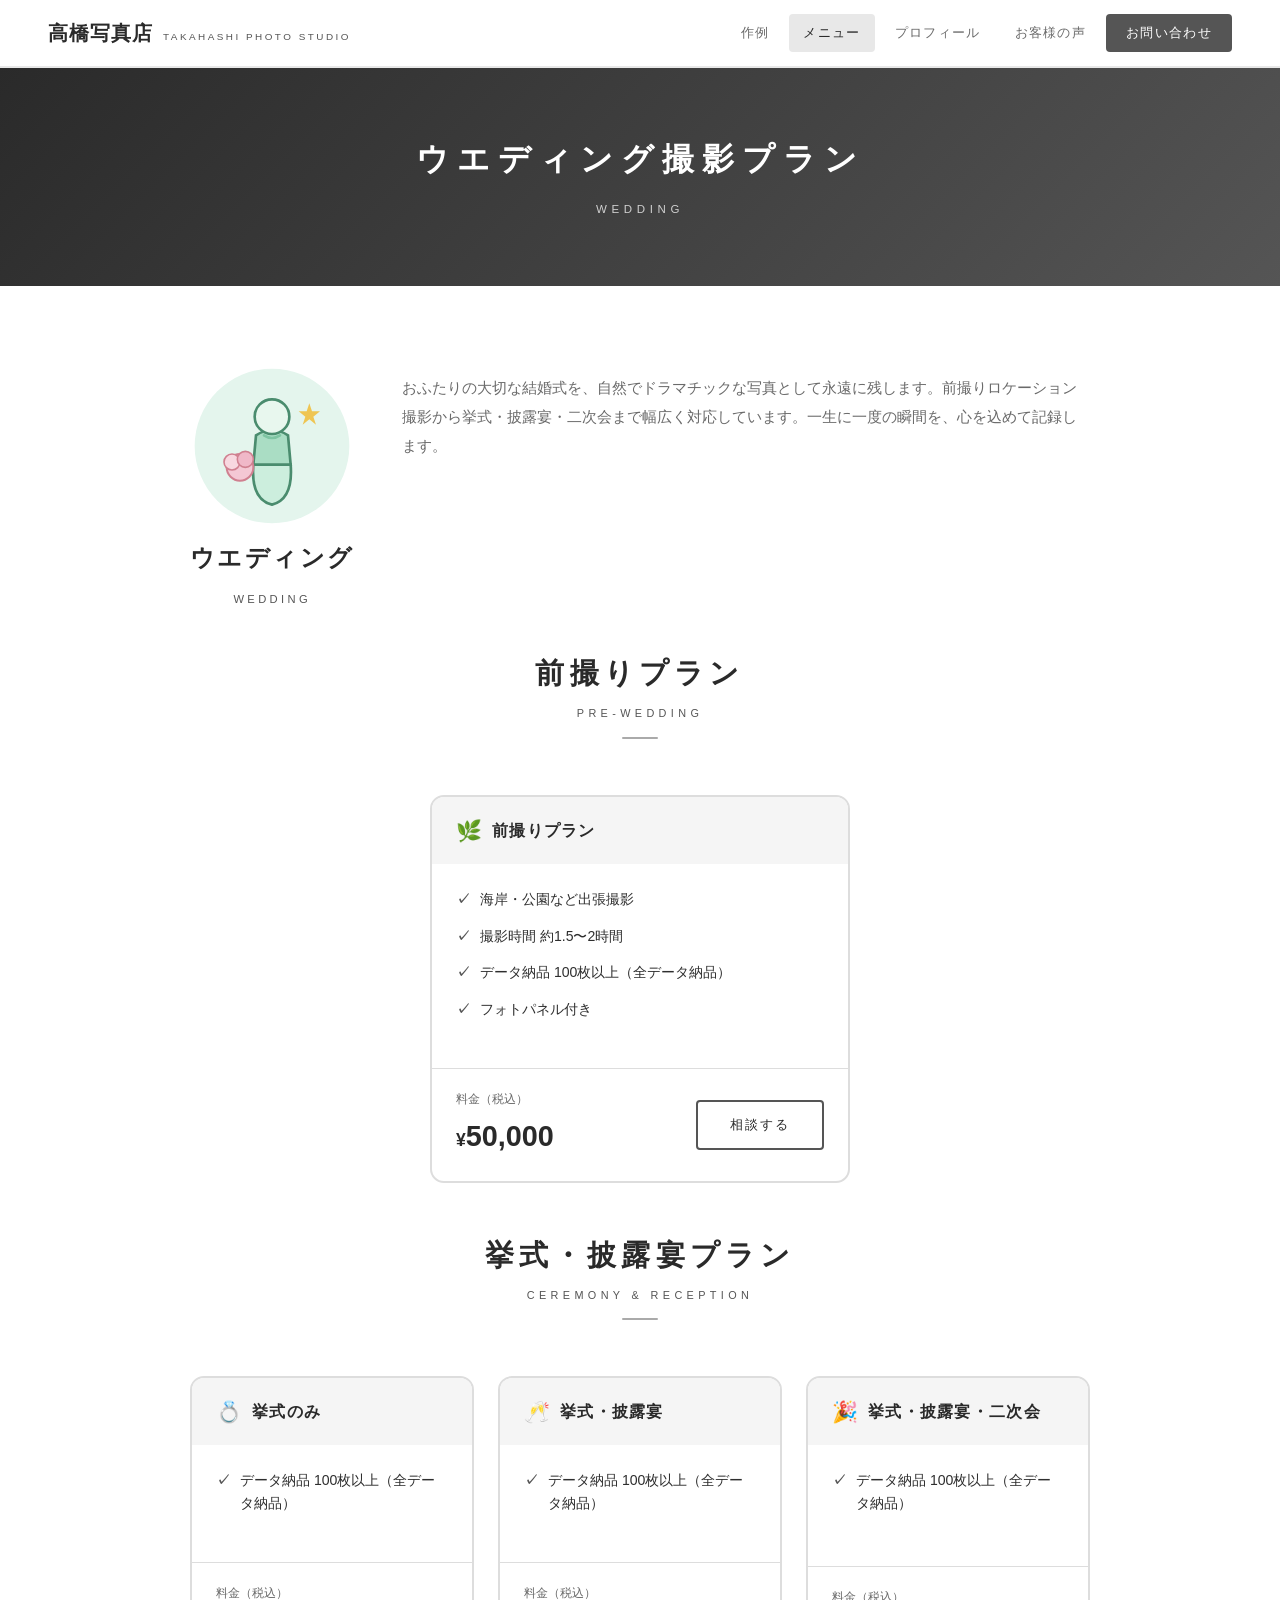
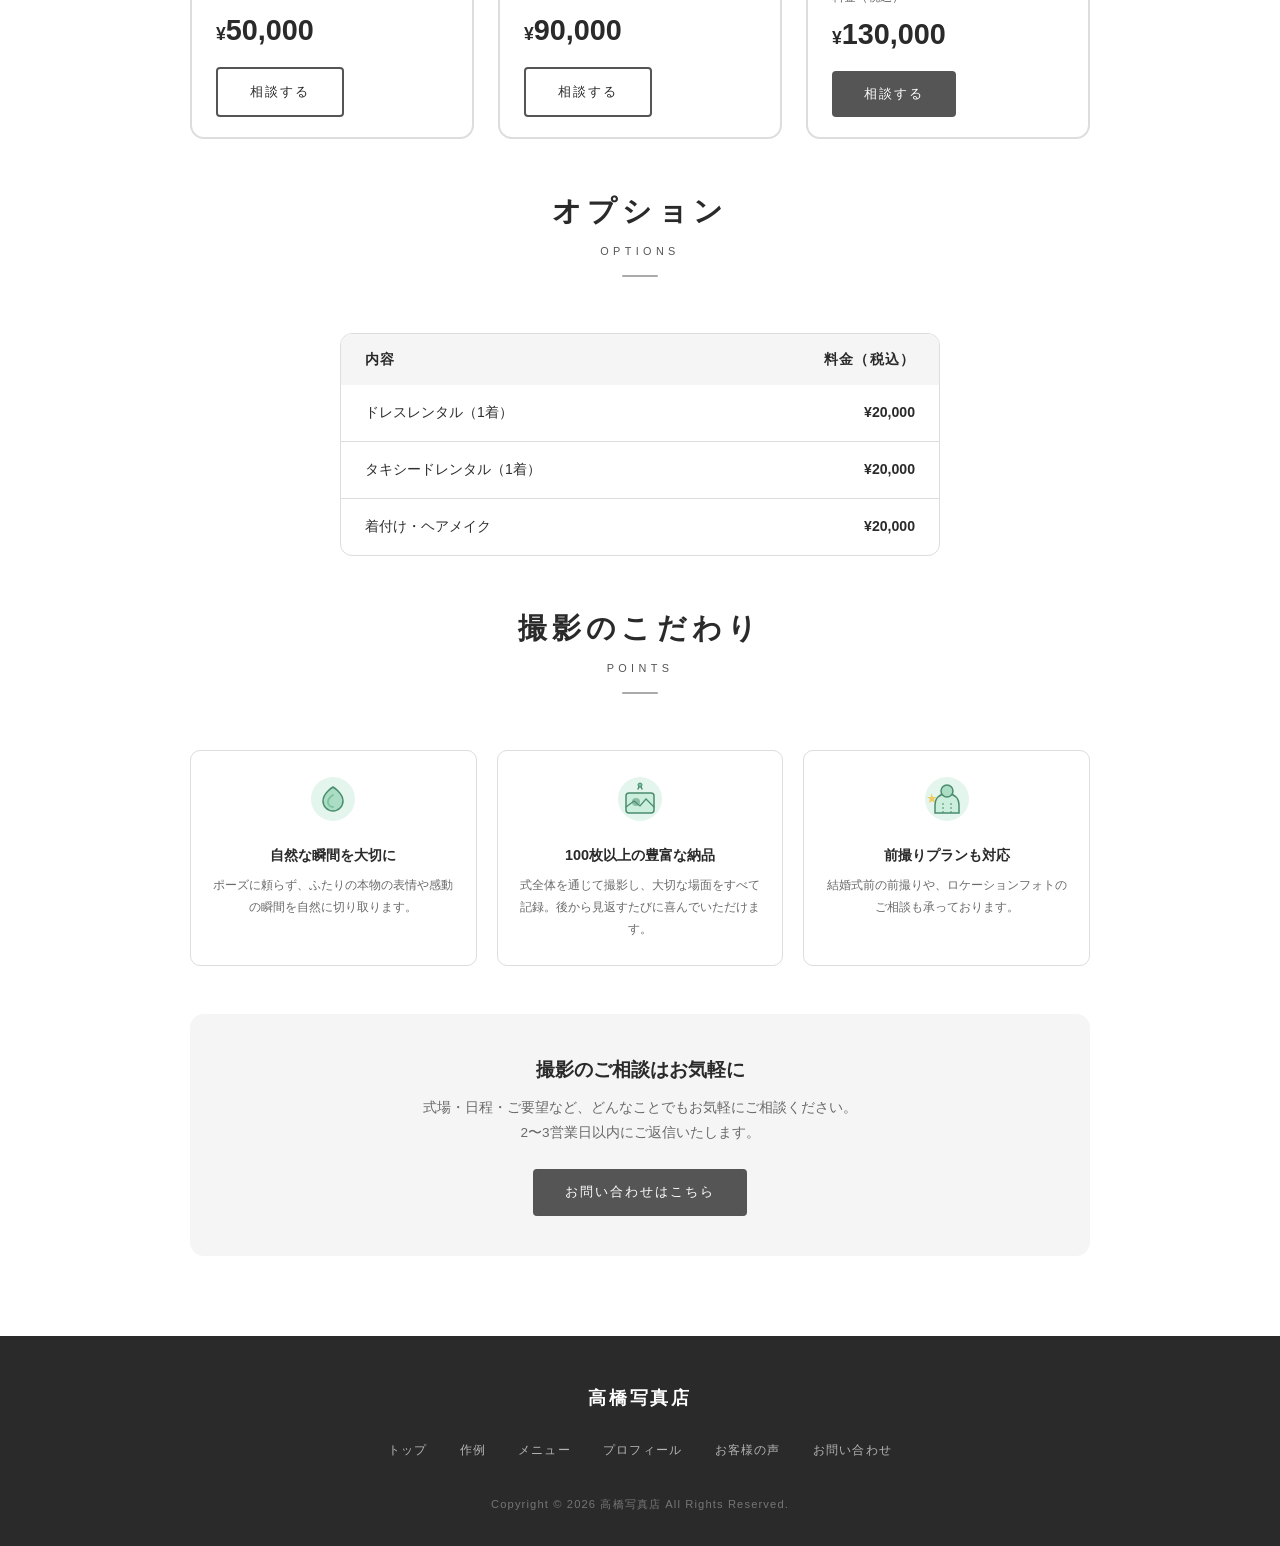
<file: wedding.html>
<!DOCTYPE html>
<html lang="ja">
<head>
  <meta charset="UTF-8">
  <meta name="viewport" content="width=device-width, initial-scale=1.0">
  <title>ウエディング撮影プラン | 高橋写真店</title>
  <link rel="stylesheet" href="style.css">
  <style>
    .plan-detail-wrap { max-width: 900px; margin: 0 auto; }
    .plan-detail-hero { display: flex; gap: 48px; align-items: flex-start; margin-bottom: 40px; }
    .plan-detail-illust { flex-shrink: 0; display: flex; flex-direction: column; align-items: center; gap: 12px; }
    .plan-detail-illust h2 { font-size: 1.5rem; color: var(--green-dark); letter-spacing: 0.1em; }
    .plan-detail-illust .en { font-size: 0.7rem; color: var(--green); letter-spacing: 0.3em; }
    .plan-detail-desc { flex: 1; padding-top: 8px; }
    .plan-detail-desc p { font-size: 0.92rem; color: var(--gray); line-height: 2; margin-bottom: 0; }
    .plan-info-list { list-style: none; display: flex; flex-direction: column; gap: 14px; margin-bottom: 24px; }
    .plan-info-list li { display: flex; align-items: flex-start; gap: 10px; font-size: 0.88rem; color: var(--dark); line-height: 1.6; }
    .plan-info-list li::before { content: '✓'; color: var(--green); font-weight: bold; flex-shrink: 0; }

    /* プランカード共通 */
    .plan-box { background: var(--white); border: 2px solid var(--border); border-radius: 14px; overflow: hidden; display: flex; flex-direction: column; }
    .plan-box-head { background: var(--green-bg); padding: 16px 24px; display: flex; align-items: center; gap: 10px; }
    .plan-box-head h3 { font-size: 1rem; color: var(--green-dark); letter-spacing: 0.08em; }
    .plan-box-head .plan-box-icon { font-size: 1.3rem; }
    .plan-box-body { padding: 24px; flex: 1; }
    .plan-box-footer { padding: 20px 24px; border-top: 1px solid var(--border); display: flex; align-items: center; justify-content: space-between; flex-wrap: wrap; gap: 12px; }
    .plan-box-price-label { font-size: 0.75rem; color: var(--gray); margin-bottom: 2px; }
    .plan-box-price { font-size: 1.8rem; font-weight: bold; color: var(--green-dark); }
    .plan-box-price .yen { font-size: 1.1rem; }

    /* 前撮りプラン（1枚） */
    .solo-plan { max-width: 420px; margin: 0 auto 48px; }

    /* 挙式・披露宴 3プラン */
    .three-plans { display: grid; grid-template-columns: repeat(3, 1fr); gap: 24px; margin-bottom: 48px; }

    .point-grid { display: grid; grid-template-columns: repeat(3, 1fr); gap: 20px; margin-bottom: 48px; }
    .point-card { background: var(--white); border: 1px solid var(--border); border-radius: 10px; padding: 24px 20px; text-align: center; }
    .point-card .p-icon { margin-bottom: 12px; }
    .point-card h4 { font-size: 0.9rem; color: var(--green-dark); margin-bottom: 8px; }
    .point-card p { font-size: 0.78rem; color: var(--gray); line-height: 1.75; }
    .cta-box { background: var(--green-bg); border-radius: 14px; padding: 40px; text-align: center; }
    .cta-box h3 { font-size: 1.2rem; color: var(--green-dark); margin-bottom: 10px; }
    .cta-box p { font-size: 0.85rem; color: var(--gray); margin-bottom: 24px; line-height: 1.8; }

    @media (max-width: 960px) { .three-plans { grid-template-columns: 1fr 1fr; } }
    @media (max-width: 700px) {
      .plan-detail-hero { flex-direction: column; align-items: center; gap: 32px; }
      .point-grid { grid-template-columns: 1fr; }
      .cta-box { padding: 28px 20px; }
      .three-plans { grid-template-columns: 1fr; }
      .solo-plan { max-width: 100%; }
      .plan-box-footer { flex-direction: column; align-items: flex-start; }
    }
  </style>
</head>
<body class="page-body">

  <header>
    <a href="index.html" class="logo">
      <span class="logo-main">高橋写真店</span>
      <span class="logo-sub">TAKAHASHI PHOTO STUDIO</span>
    </a>
    <nav class="header-nav">
      <a href="works.html">作例</a>
      <a href="menu.html" class="active">メニュー</a>
      <a href="profile.html">プロフィール</a>
      <a href="voice.html">お客様の声</a>
      <a href="contact.html" class="nav-contact">お問い合わせ</a>
    </nav>
  </header>

  <div class="page-hero">
    <h1>ウエディング撮影プラン</h1>
    <span class="page-hero-en">WEDDING</span>
  </div>

  <section class="section">
    <div class="plan-detail-wrap">

      <div class="plan-detail-hero">
        <div class="plan-detail-illust">
          <svg viewBox="0 0 120 120" fill="none" xmlns="http://www.w3.org/2000/svg" style="width:160px;height:160px;">
            <circle cx="60" cy="60" r="58" fill="#e4f5ed"/>
            <path d="M46 74 Q44 100 60 104 Q76 100 74 74Z" fill="#cceedd" stroke="#4a8c6e" stroke-width="2"/>
            <path d="M48 52 L46 74 L74 74 L72 52 Q60 44 48 52Z" fill="#aaddc4" stroke="#4a8c6e" stroke-width="2"/>
            <circle cx="60" cy="38" r="13" fill="#e8f7ee" stroke="#4a8c6e" stroke-width="2"/>
            <circle cx="36" cy="76" r="10" fill="#f4c8d4" stroke="#d08090" stroke-width="1.5"/>
            <circle cx="30" cy="72" r="6" fill="#f8d8e0" stroke="#d08090" stroke-width="1.2"/>
            <circle cx="40" cy="70" r="6" fill="#f0b8c8" stroke="#d08090" stroke-width="1.2"/>
            <path d="M54 52 Q60 56 66 52" stroke="#7ec4a2" stroke-width="2" stroke-linecap="round" fill="none"/>
            <path d="M88 28 L90 34 L96 34 L91 38 L93 44 L88 40 L83 44 L85 38 L80 34 L86 34Z" fill="#f0c040" opacity="0.9"/>
          </svg>
          <h2>ウエディング</h2>
          <span class="en">WEDDING</span>
        </div>

        <div class="plan-detail-desc">
          <p>おふたりの大切な結婚式を、自然でドラマチックな写真として永遠に残します。前撮りロケーション撮影から挙式・披露宴・二次会まで幅広く対応しています。一生に一度の瞬間を、心を込めて記録します。</p>
        </div>
      </div>

      <!-- 前撮りプラン -->
      <div class="section-label">
        <h2>前撮りプラン</h2>
        <span class="en">PRE-WEDDING</span>
        <div class="divider"></div>
      </div>

      <div class="solo-plan">
        <div class="plan-box">
          <div class="plan-box-head">
            <span class="plan-box-icon">🌿</span>
            <h3>前撮りプラン</h3>
          </div>
          <div class="plan-box-body">
            <ul class="plan-info-list">
              <li>海岸・公園など出張撮影</li>
              <li>撮影時間 約1.5〜2時間</li>
              <li>データ納品 100枚以上（全データ納品）</li>
              <li>フォトパネル付き</li>
            </ul>
          </div>
          <div class="plan-box-footer">
            <div>
              <p class="plan-box-price-label">料金（税込）</p>
              <div class="plan-box-price"><span class="yen">¥</span>50,000</div>
            </div>
            <a href="contact.html" class="btn btn-outline-green">相談する</a>
          </div>
        </div>
      </div>

      <!-- 挙式・披露宴プラン -->
      <div class="section-label">
        <h2>挙式・披露宴プラン</h2>
        <span class="en">CEREMONY & RECEPTION</span>
        <div class="divider"></div>
      </div>

      <div class="three-plans">

        <!-- 挙式のみ -->
        <div class="plan-box">
          <div class="plan-box-head">
            <span class="plan-box-icon">💍</span>
            <h3>挙式のみ</h3>
          </div>
          <div class="plan-box-body">
            <ul class="plan-info-list">
              <li>データ納品 100枚以上（全データ納品）</li>
            </ul>
          </div>
          <div class="plan-box-footer">
            <div>
              <p class="plan-box-price-label">料金（税込）</p>
              <div class="plan-box-price"><span class="yen">¥</span>50,000</div>
            </div>
            <a href="contact.html" class="btn btn-outline-green">相談する</a>
          </div>
        </div>

        <!-- 挙式・披露宴 -->
        <div class="plan-box">
          <div class="plan-box-head">
            <span class="plan-box-icon">🥂</span>
            <h3>挙式・披露宴</h3>
          </div>
          <div class="plan-box-body">
            <ul class="plan-info-list">
              <li>データ納品 100枚以上（全データ納品）</li>
            </ul>
          </div>
          <div class="plan-box-footer">
            <div>
              <p class="plan-box-price-label">料金（税込）</p>
              <div class="plan-box-price"><span class="yen">¥</span>90,000</div>
            </div>
            <a href="contact.html" class="btn btn-outline-green">相談する</a>
          </div>
        </div>

        <!-- 挙式・披露宴・二次会 -->
        <div class="plan-box">
          <div class="plan-box-head">
            <span class="plan-box-icon">🎉</span>
            <h3>挙式・披露宴・二次会</h3>
          </div>
          <div class="plan-box-body">
            <ul class="plan-info-list">
              <li>データ納品 100枚以上（全データ納品）</li>
            </ul>
          </div>
          <div class="plan-box-footer">
            <div>
              <p class="plan-box-price-label">料金（税込）</p>
              <div class="plan-box-price"><span class="yen">¥</span>130,000</div>
            </div>
            <a href="contact.html" class="btn btn-green">相談する</a>
          </div>
        </div>

      </div>

      <!-- オプション -->
      <div class="section-label">
        <h2>オプション</h2>
        <span class="en">OPTIONS</span>
        <div class="divider"></div>
      </div>

      <div style="max-width:600px; margin: 0 auto 48px;">
        <div style="background:var(--white); border:1px solid var(--border); border-radius:12px; overflow:hidden;">
          <table style="width:100%; border-collapse:collapse; font-size:0.88rem;">
            <thead>
              <tr>
                <th style="background:var(--green-bg); color:var(--green-dark); padding:14px 24px; text-align:left; font-weight:bold; letter-spacing:0.08em;">内容</th>
                <th style="background:var(--green-bg); color:var(--green-dark); padding:14px 24px; text-align:right; font-weight:bold; letter-spacing:0.08em;">料金（税込）</th>
              </tr>
            </thead>
            <tbody>
              <tr>
                <td style="padding:16px 24px; color:var(--dark); border-bottom:1px solid var(--border);">ドレスレンタル（1着）</td>
                <td style="padding:16px 24px; color:var(--green-dark); font-weight:bold; text-align:right; border-bottom:1px solid var(--border);">¥20,000</td>
              </tr>
              <tr>
                <td style="padding:16px 24px; color:var(--dark); border-bottom:1px solid var(--border);">タキシードレンタル（1着）</td>
                <td style="padding:16px 24px; color:var(--green-dark); font-weight:bold; text-align:right; border-bottom:1px solid var(--border);">¥20,000</td>
              </tr>
              <tr>
                <td style="padding:16px 24px; color:var(--dark);">着付け・ヘアメイク</td>
                <td style="padding:16px 24px; color:var(--green-dark); font-weight:bold; text-align:right;">¥20,000</td>
              </tr>
            </tbody>
          </table>
        </div>
      </div>

      <div class="section-label">
        <h2>撮影のこだわり</h2>
        <span class="en">POINTS</span>
        <div class="divider"></div>
      </div>

      <div class="point-grid">
        <div class="point-card">
          <div class="p-icon">
            <svg viewBox="0 0 48 48" fill="none" xmlns="http://www.w3.org/2000/svg" style="width:48px;height:48px;">
              <circle cx="24" cy="24" r="22" fill="#e4f5ed"/>
              <path d="M24 12 C24 12 14 18 14 26 C14 31.5 18.5 36 24 36 C29.5 36 34 31.5 34 26 C34 18 24 12 24 12Z" fill="#aaddc4" stroke="#4a8c6e" stroke-width="1.5"/>
              <path d="M24 20 C24 20 19 23 19 27 C19 29.8 21.2 32 24 32" stroke="#7ec4a2" stroke-width="2" stroke-linecap="round" fill="none"/>
            </svg>
          </div>
          <h4>自然な瞬間を大切に</h4>
          <p>ポーズに頼らず、ふたりの本物の表情や感動の瞬間を自然に切り取ります。</p>
        </div>
        <div class="point-card">
          <div class="p-icon">
            <svg viewBox="0 0 48 48" fill="none" xmlns="http://www.w3.org/2000/svg" style="width:48px;height:48px;">
              <circle cx="24" cy="24" r="22" fill="#e4f5ed"/>
              <rect x="10" y="18" width="28" height="20" rx="3" fill="#cceedd" stroke="#4a8c6e" stroke-width="1.5"/>
              <circle cx="20" cy="27" r="4" fill="#4a8c6e" opacity="0.5"/>
              <path d="M10 32 L18 26 L24 31 L30 24 L38 32" stroke="#4a8c6e" stroke-width="1.2" stroke-linecap="round" fill="none"/>
              <path d="M22 14 L24 10 L26 14" stroke="#4a8c6e" stroke-width="1.5" stroke-linecap="round" stroke-linejoin="round" fill="none"/>
              <circle cx="24" cy="10" r="2" fill="#7ec4a2" stroke="#4a8c6e" stroke-width="1"/>
            </svg>
          </div>
          <h4>100枚以上の豊富な納品</h4>
          <p>式全体を通じて撮影し、大切な場面をすべて記録。後から見返すたびに喜んでいただけます。</p>
        </div>
        <div class="point-card">
          <div class="p-icon">
            <svg viewBox="0 0 48 48" fill="none" xmlns="http://www.w3.org/2000/svg" style="width:48px;height:48px;">
              <circle cx="24" cy="24" r="22" fill="#e4f5ed"/>
              <path d="M12 30 Q12 20 24 18 Q36 20 36 30 L36 38 L12 38Z" fill="#cceedd" stroke="#4a8c6e" stroke-width="1.5"/>
              <circle cx="24" cy="16" r="6" fill="#aaddc4" stroke="#4a8c6e" stroke-width="1.5"/>
              <path d="M20 28 L20 38" stroke="#4a8c6e" stroke-width="1" stroke-dasharray="2,2"/>
              <path d="M28 28 L28 38" stroke="#4a8c6e" stroke-width="1" stroke-dasharray="2,2"/>
              <path d="M8 18 L10 22 L14 22 L11 24 L12 28 L9 26 L6 28 L7 24 L4 22 L8 22Z" fill="#f0c040" opacity="0.8"/>
            </svg>
          </div>
          <h4>前撮りプランも対応</h4>
          <p>結婚式前の前撮りや、ロケーションフォトのご相談も承っております。</p>
        </div>
      </div>

      <div class="cta-box">
        <h3>撮影のご相談はお気軽に</h3>
        <p>式場・日程・ご要望など、どんなことでもお気軽にご相談ください。<br>2〜3営業日以内にご返信いたします。</p>
        <a href="contact.html" class="btn btn-green">お問い合わせはこちら</a>
      </div>

    </div>
  </section>

  <footer>
    <div class="footer-logo">高橋写真店</div>
    <nav class="footer-nav">
      <a href="index.html">トップ</a>
      <a href="works.html">作例</a>
      <a href="menu.html">メニュー</a>
      <a href="profile.html">プロフィール</a>
      <a href="voice.html">お客様の声</a>
      <a href="contact.html">お問い合わせ</a>
    </nav>
    <p class="footer-copy">Copyright © 2026 高橋写真店 All Rights Reserved.</p>
  </footer>

  <button class="scroll-top" id="scrollTop" onclick="window.scrollTo({top:0,behavior:'smooth'})">▲</button>
  <script>
    window.addEventListener('scroll', () => {
      document.getElementById('scrollTop').classList.toggle('visible', scrollY > 300);
    });
  </script>
</body>
</html>
</file>
<file: style.css>
/* ===== MASARU PHOTO STUDIO — Global Stylesheet ===== */

* { margin: 0; padding: 0; box-sizing: border-box; }

:root {
  --green-dark:   #2a2a2a;
  --green:        #555555;
  --green-light:  #aaaaaa;
  --green-pale:   #e8e8e8;
  --green-bg:     #f5f5f5;
  --emerald:      #666666;
  --white:        #ffffff;
  --cream:        #fdfaf6;
  --dark:         #2e2e2e;
  --gray:         #6a6a6a;
  --light-gray:   #f0f0f0;
  --border:       #dddddd;
}

body {
  font-family: 'Hiragino Kaku Gothic ProN', 'Yu Gothic', 'Meiryo', sans-serif;
  color: var(--dark);
  background: var(--white);
  line-height: 1.7;
}

/* ===== HEADER ===== */
header {
  position: fixed;
  top: 0; left: 0; right: 0;
  z-index: 200;
  background: rgba(255,255,255,0.97);
  border-bottom: 2px solid var(--green-pale);
  display: flex;
  align-items: center;
  justify-content: space-between;
  padding: 0 48px;
  height: 68px;
}

.logo {
  text-decoration: none;
  display: flex;
  align-items: baseline;
  gap: 10px;
}

.logo-main {
  font-size: 1.25rem;
  font-weight: bold;
  color: var(--green-dark);
  letter-spacing: 0.05em;
}

.logo-sub {
  font-size: 0.62rem;
  color: var(--green);
  letter-spacing: 0.25em;
  font-weight: normal;
}

.header-nav {
  display: flex;
  align-items: center;
  gap: 6px;
}

.header-nav a {
  text-decoration: none;
  color: var(--gray);
  font-size: 0.82rem;
  letter-spacing: 0.1em;
  padding: 8px 14px;
  border-radius: 4px;
  transition: all 0.2s;
}

.header-nav a:hover,
.header-nav a.active {
  color: var(--green-dark);
  background: var(--green-pale);
}

.header-nav .nav-contact {
  background: var(--green);
  color: var(--white) !important;
  border-radius: 4px;
  padding: 8px 20px;
}

.header-nav .nav-contact:hover {
  background: var(--green-dark) !important;
  color: var(--white) !important;
}

/* ===== PAGE WRAPPER ===== */
.page-body {
  padding-top: 68px;
}

/* ===== PAGE HERO (subpages) ===== */
.page-hero {
  background: linear-gradient(135deg, var(--green-dark) 0%, var(--green) 100%);
  color: var(--white);
  text-align: center;
  padding: 64px 24px;
}

.page-hero h1 {
  font-size: 2rem;
  letter-spacing: 0.25em;
  font-weight: bold;
  margin-bottom: 8px;
}

.page-hero .page-hero-en {
  font-size: 0.72rem;
  letter-spacing: 0.4em;
  opacity: 0.75;
}

/* ===== SECTION ===== */
.section {
  padding: 80px 48px;
}

.section-alt {
  background: var(--green-bg);
}

.section-label {
  text-align: center;
  margin-bottom: 56px;
}

.section-label h2 {
  font-size: 1.8rem;
  color: var(--green-dark);
  letter-spacing: 0.18em;
  margin-bottom: 6px;
}

.section-label .en {
  font-size: 0.68rem;
  color: var(--green);
  letter-spacing: 0.4em;
  display: block;
  margin-bottom: 14px;
}

.section-label .divider {
  width: 36px;
  height: 2px;
  background: var(--green-light);
  margin: 0 auto;
  border-radius: 2px;
}

/* ===== BUTTONS ===== */
.btn {
  display: inline-block;
  text-decoration: none;
  font-size: 0.82rem;
  letter-spacing: 0.15em;
  padding: 12px 32px;
  border-radius: 4px;
  transition: all 0.25s;
  cursor: pointer;
  border: none;
  font-family: inherit;
}

.btn-green {
  background: var(--green);
  color: var(--white);
}

.btn-green:hover {
  background: var(--green-dark);
}

.btn-outline-green {
  background: transparent;
  color: var(--green-dark);
  border: 2px solid var(--green);
}

.btn-outline-green:hover {
  background: var(--green);
  color: var(--white);
}

/* ===== FOOTER ===== */
footer {
  background: var(--green-dark);
  color: rgba(255,255,255,0.7);
  text-align: center;
  padding: 48px 24px 32px;
}

.footer-logo {
  font-size: 1.1rem;
  font-weight: bold;
  color: var(--white);
  letter-spacing: 0.15em;
  margin-bottom: 20px;
}

.footer-nav {
  display: flex;
  justify-content: center;
  flex-wrap: wrap;
  gap: 4px;
  margin-bottom: 28px;
}

.footer-nav a {
  text-decoration: none;
  color: rgba(255,255,255,0.65);
  font-size: 0.78rem;
  padding: 6px 14px;
  letter-spacing: 0.1em;
  transition: color 0.2s;
}

.footer-nav a:hover { color: var(--white); }

.footer-copy {
  font-size: 0.7rem;
  opacity: 0.5;
  letter-spacing: 0.1em;
}

/* ===== SCROLL TOP ===== */
.scroll-top {
  position: fixed;
  bottom: 28px;
  right: 28px;
  width: 44px; height: 44px;
  background: var(--green);
  color: var(--white);
  border: none;
  border-radius: 50%;
  font-size: 1rem;
  cursor: pointer;
  opacity: 0;
  transition: opacity 0.3s, background 0.2s;
  z-index: 100;
  display: flex;
  align-items: center;
  justify-content: center;
}

.scroll-top.visible { opacity: 1; }
.scroll-top:hover { background: var(--green-dark); }

/* ===== RESPONSIVE ===== */
@media (max-width: 860px) {
  header { padding: 0 20px; }
  .header-nav a:not(.nav-contact) { display: none; }
  .section { padding: 56px 20px; }
}
</file>
